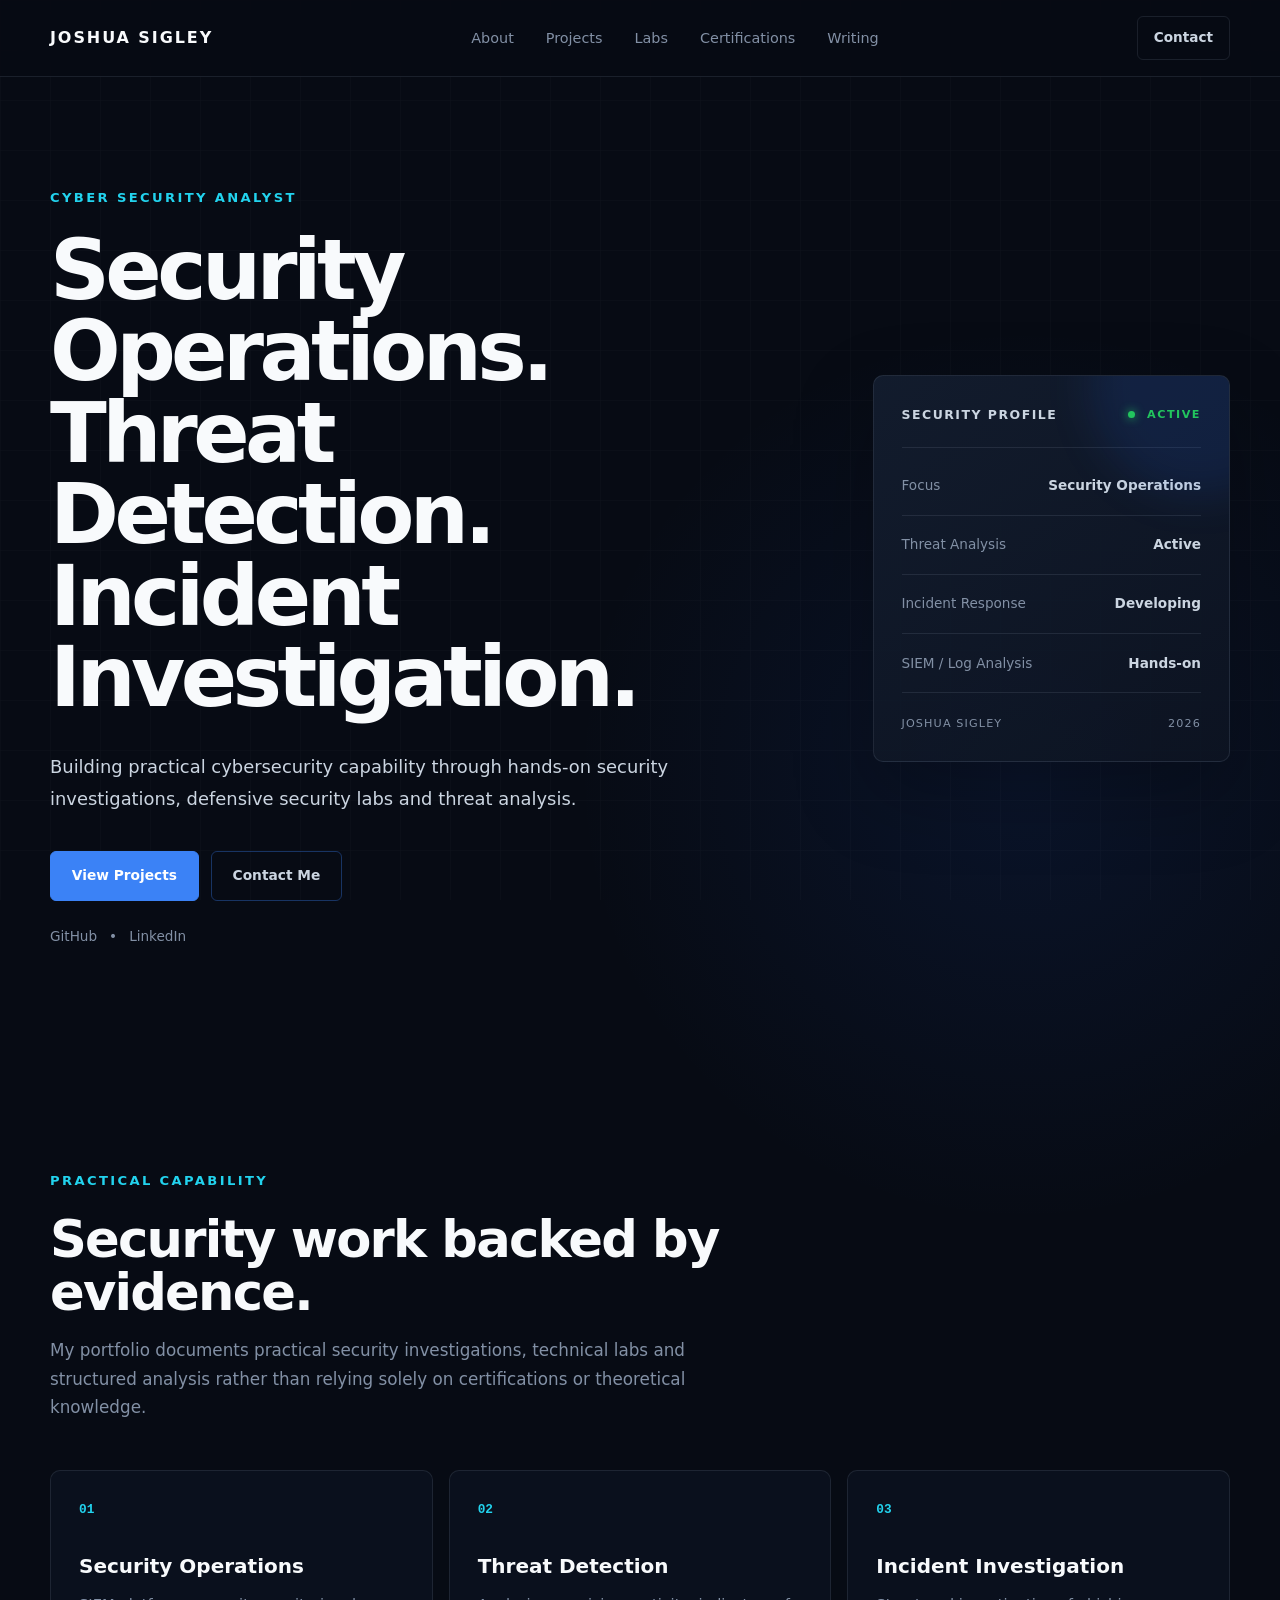
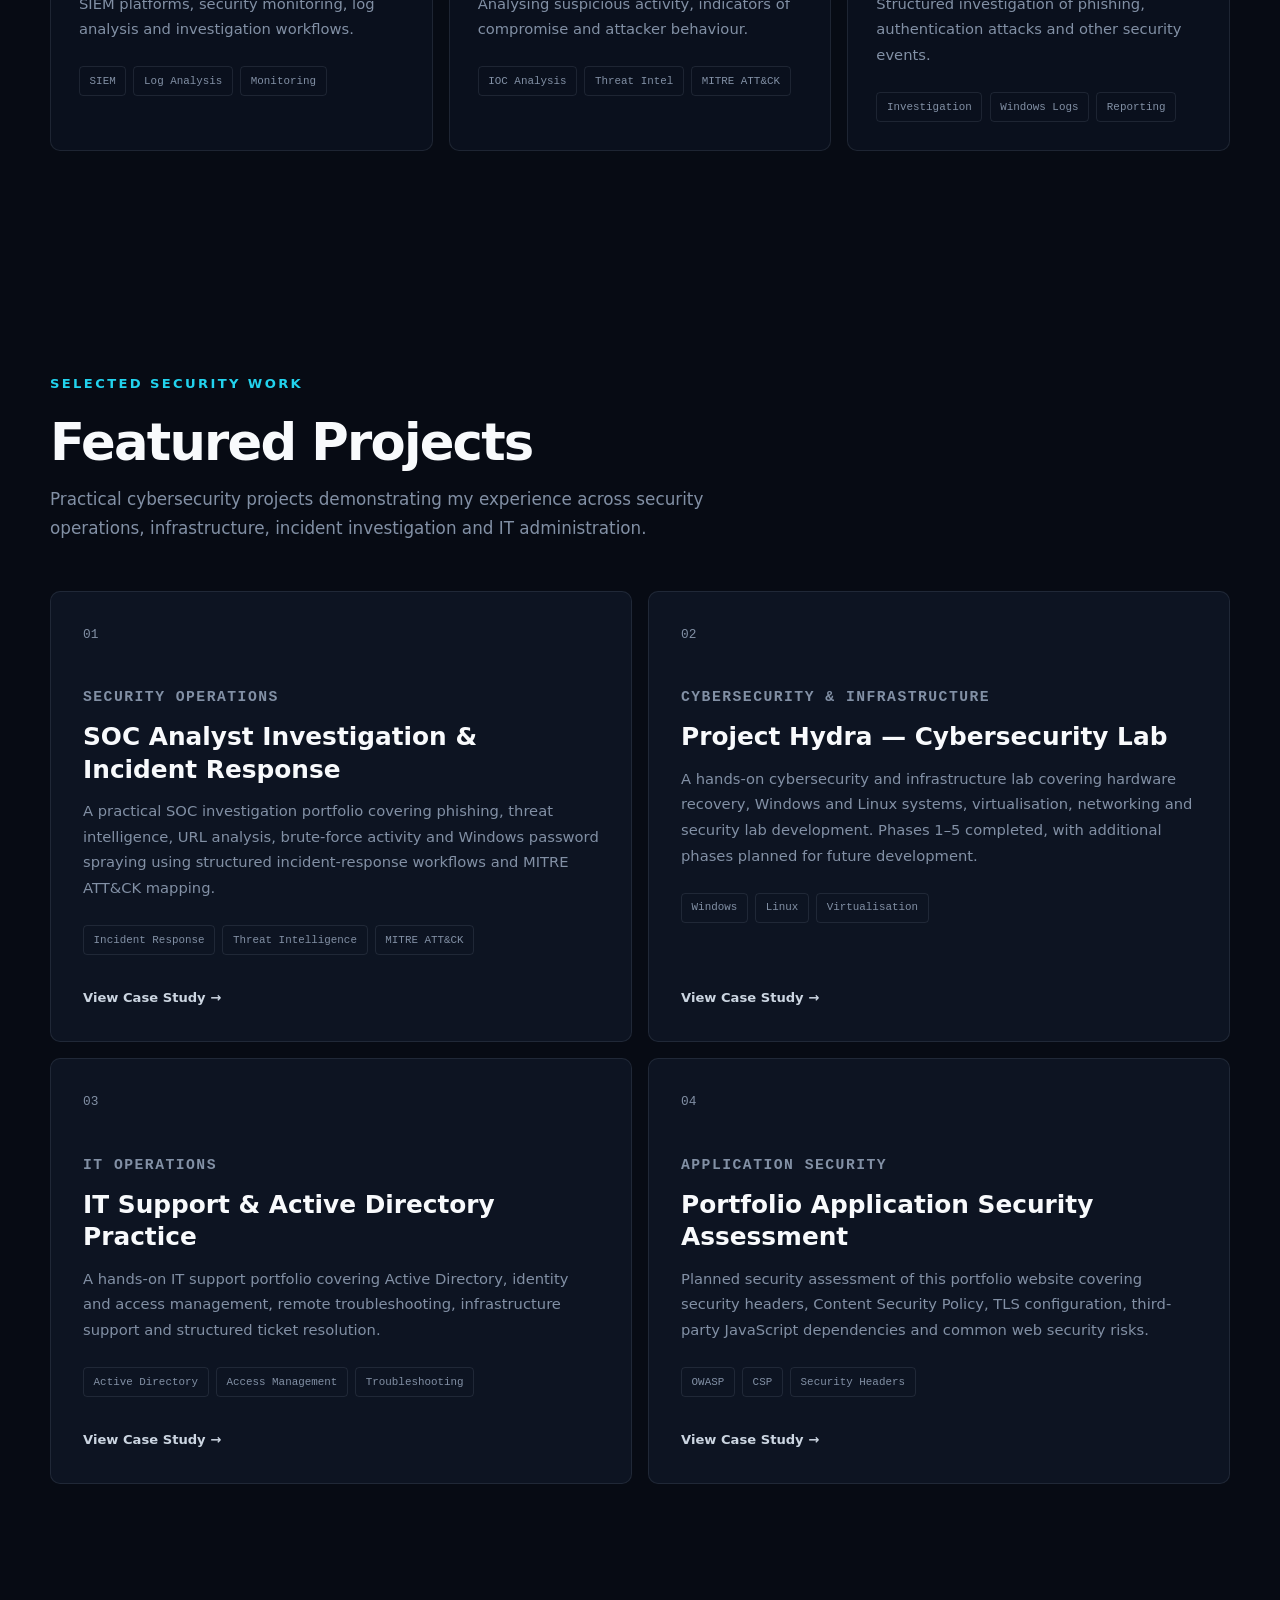
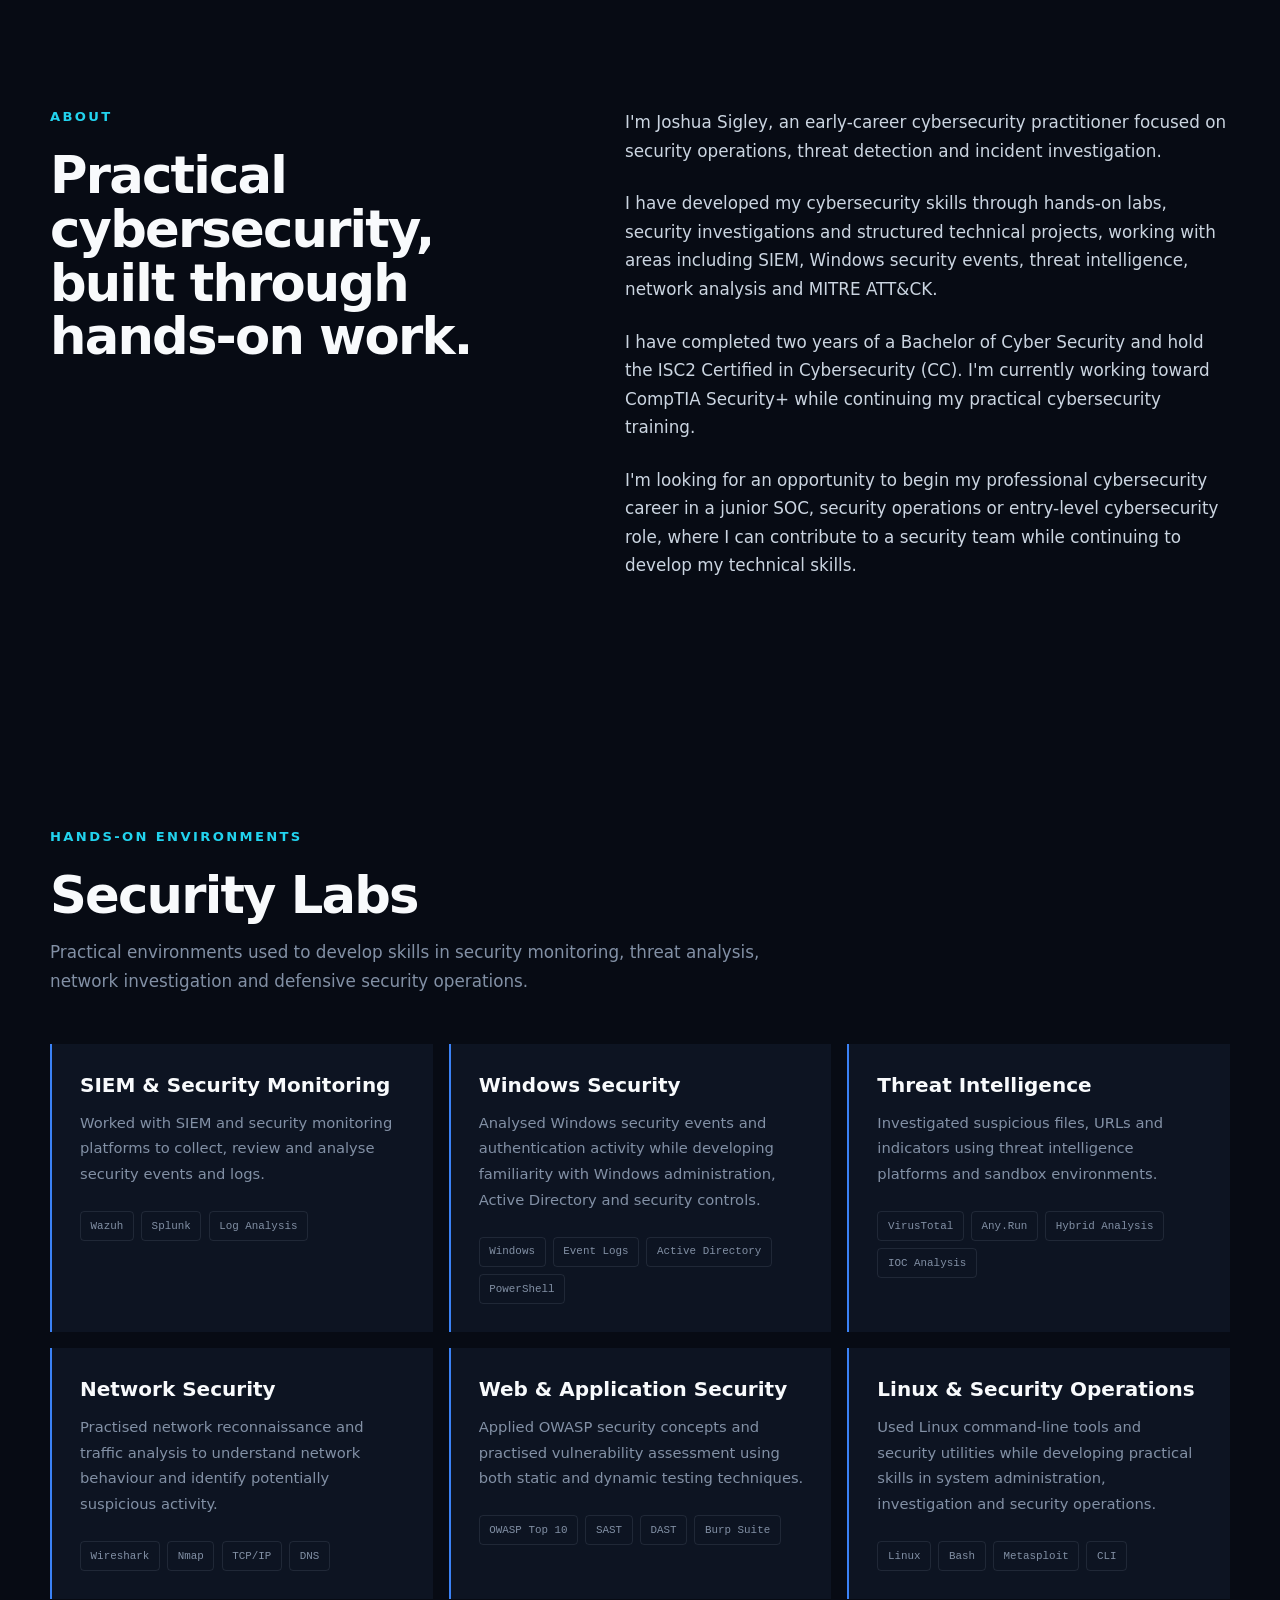
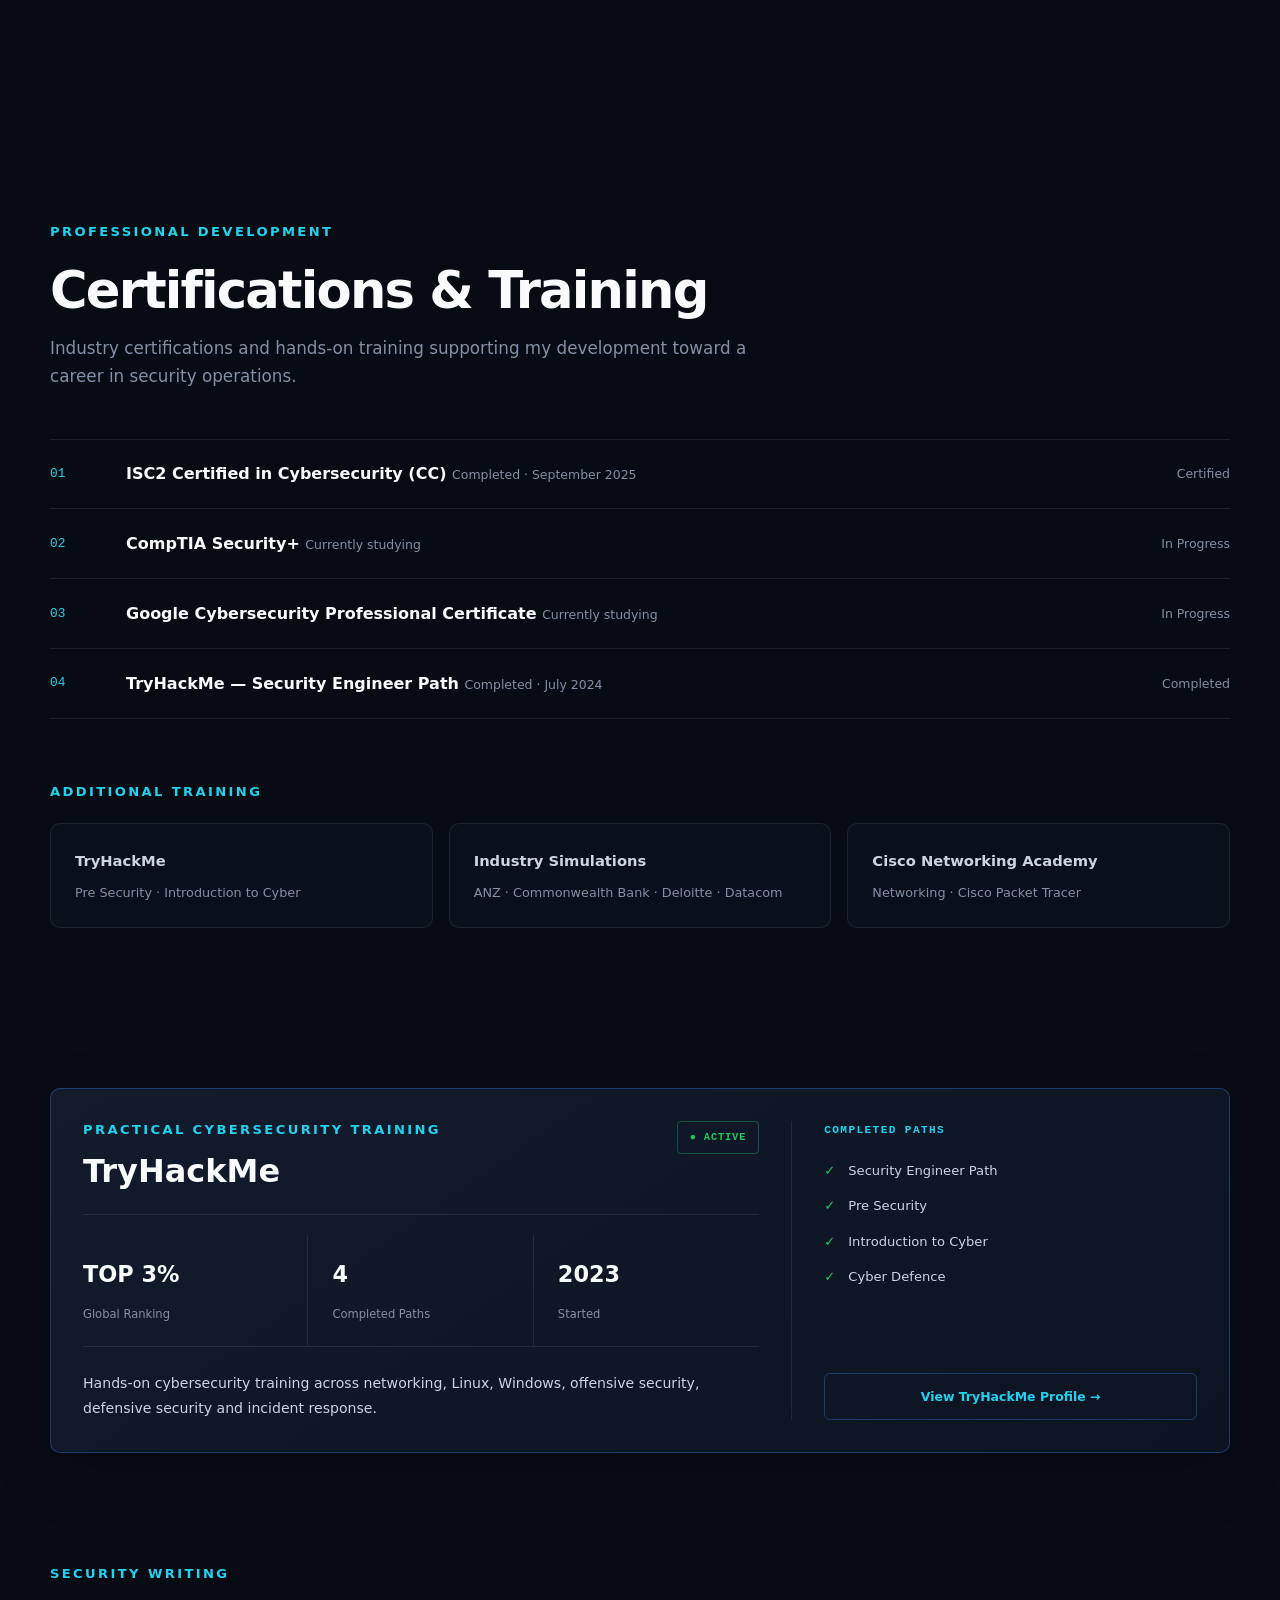
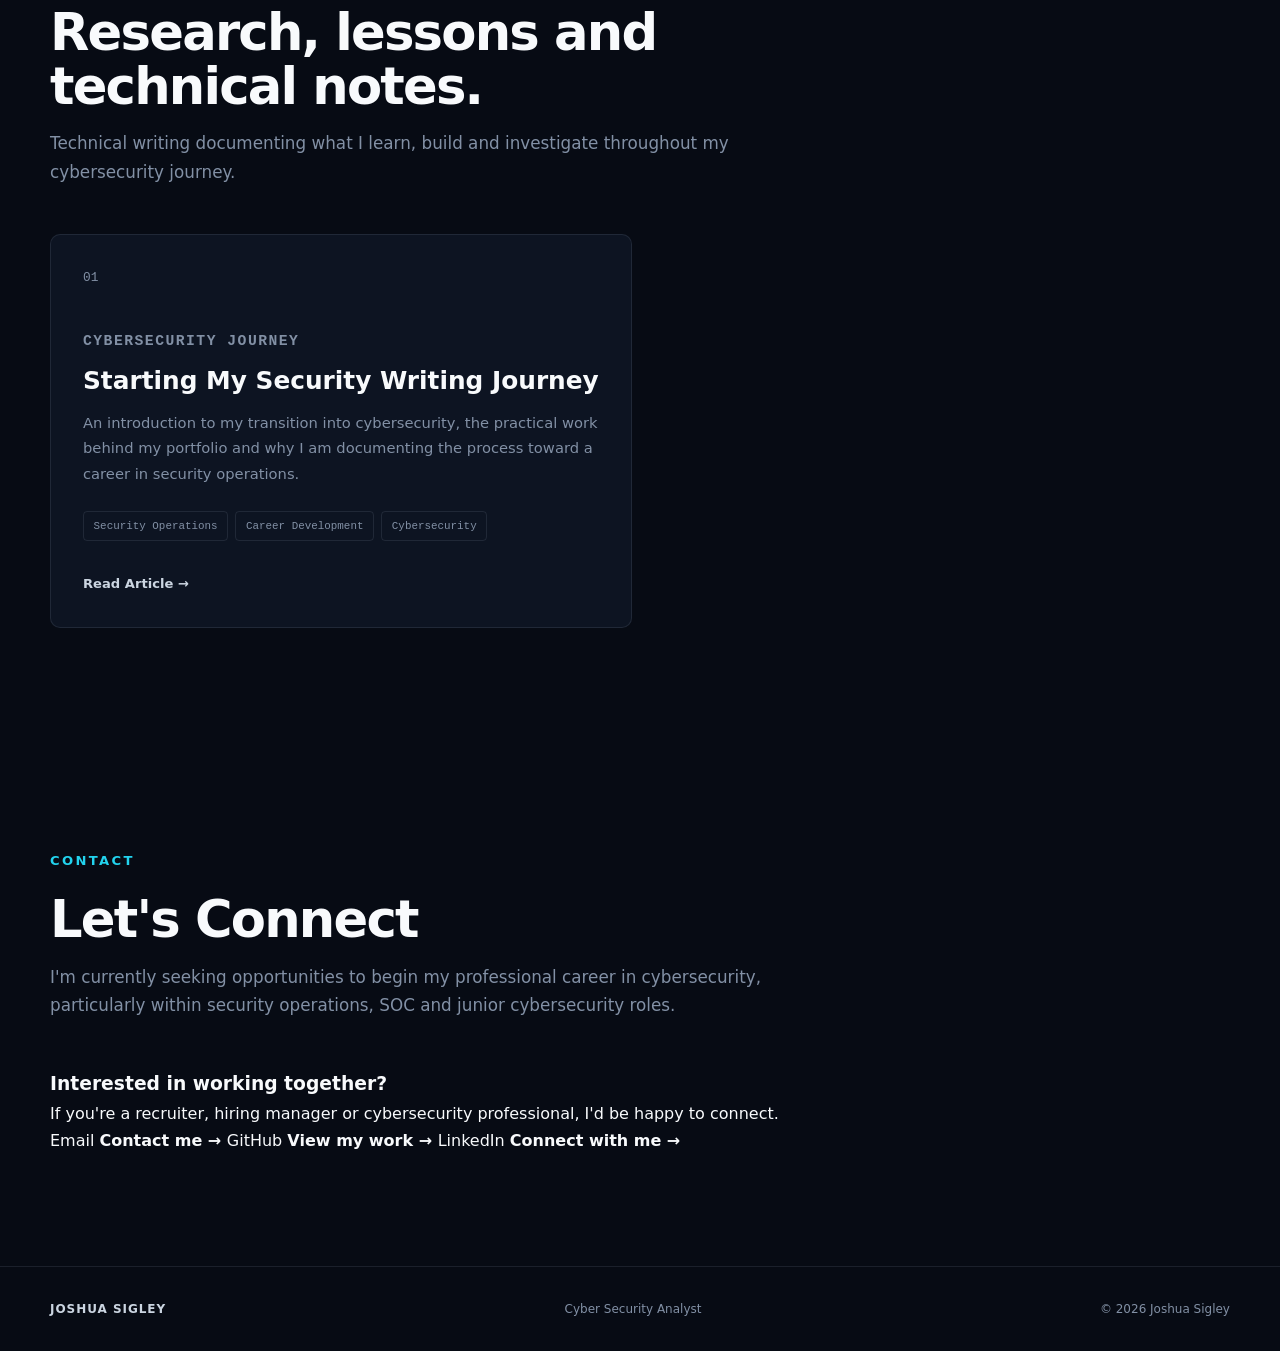
<file: index.html>
<!DOCTYPE html>
<html lang="en">
<head>
    <meta charset="UTF-8">

    <meta
        name="viewport"
        content="width=device-width, initial-scale=1.0"
    >

    <meta
        name="description"
        content="Joshua Sigley — Cyber Security Analyst portfolio showcasing security operations, threat detection, incident investigations and practical cybersecurity projects."
    >

    <meta
        name="author"
        content="Joshua Sigley"
    >

    <title>Joshua Sigley | Cyber Security Analyst</title>

    <link rel="stylesheet" href="css/style.css">
</head>

<body>

    <!-- Navigation -->
    <header class="site-header">
        <nav class="navigation">

            <a href="#top" class="logo">
                JOSHUA SIGLEY
            </a>

            <div class="nav-links">
                <a href="#about">About</a>
                <a href="#projects">Projects</a>
                <a href="#labs">Labs</a>
                <a href="#certifications">Certifications</a>
                <a href="#writing">Writing</a>
            </div>

            <a href="#contact" class="nav-contact">
                Contact
            </a>

        </nav>
    </header>


    <main id="top">

        <!-- Hero -->
        <section class="hero">

            <div class="hero-content">

                <p class="eyebrow">
                    CYBER SECURITY ANALYST
                </p>

                <h1>
                    Security Operations.
                    <br>
                    Threat Detection.
                    <br>
                    Incident Investigation.
                </h1>

                <p class="hero-description">
                    Building practical cybersecurity capability through
                    hands-on security investigations, defensive security
                    labs and threat analysis.
                </p>

                <div class="hero-actions">

                    <a
                        href="#projects"
                        class="button button-primary"
                    >
                        View Projects
                    </a>

                    <a
                        href="#contact"
                        class="button button-secondary"
                    >
                        Contact Me
                    </a>

                </div>

                <div class="social-links">

                    <a
                        href="https://github.com/suavesigley"
                        target="_blank"
                        rel="noopener noreferrer"
                    >
                        GitHub
                    </a>

                    <span>•</span>

                    <a
                        href="https://www.linkedin.com/in/suavesigley/"
                        target="_blank"
                        rel="noopener noreferrer"
                    >
                        LinkedIn
                    </a>

                </div>

            </div>


            <!-- Visual status panel -->
            <div class="hero-panel">

                <div class="panel-header">
                    <span>SECURITY PROFILE</span>
                    <span class="status-indicator">
                        ACTIVE
                    </span>
                </div>

                <div class="panel-line"></div>

                <div class="profile-item">
                    <span>Focus</span>
                    <strong>Security Operations</strong>
                </div>

                <div class="profile-item">
                    <span>Threat Analysis</span>
                    <strong>Active</strong>
                </div>

                <div class="profile-item">
                    <span>Incident Response</span>
                    <strong>Developing</strong>
                </div>

                <div class="profile-item">
                    <span>SIEM / Log Analysis</span>
                    <strong>Hands-on</strong>
                </div>

                <div class="panel-footer">
                    <span>JOSHUA SIGLEY</span>
                    <span>2026</span>
                </div>

            </div>

        </section>


        <!-- Capability overview -->
        <section class="capabilities">

            <div class="section-heading">

                <p class="eyebrow">
                    PRACTICAL CAPABILITY
                </p>

                <h2>
                    Security work backed by evidence.
                </h2>

                <p>
                    My portfolio documents practical security investigations,
                    technical labs and structured analysis rather than
                    relying solely on certifications or theoretical knowledge.
                </p>

            </div>


            <div class="capability-grid">

                <article class="capability-card">

                    <span class="card-number">01</span>

                    <h3>
                        Security Operations
                    </h3>

                    <p>
                        SIEM platforms, security monitoring, log analysis
                        and investigation workflows.
                    </p>

                    <div class="card-tags">
                        <span>SIEM</span>
                        <span>Log Analysis</span>
                        <span>Monitoring</span>
                    </div>

                </article>


                <article class="capability-card">

                    <span class="card-number">02</span>

                    <h3>
                        Threat Detection
                    </h3>

                    <p>
                        Analysing suspicious activity, indicators of
                        compromise and attacker behaviour.
                    </p>

                    <div class="card-tags">
                        <span>IOC Analysis</span>
                        <span>Threat Intel</span>
                        <span>MITRE ATT&CK</span>
                    </div>

                </article>


                <article class="capability-card">

                    <span class="card-number">03</span>

                    <h3>
                        Incident Investigation
                    </h3>

                    <p>
                        Structured investigation of phishing, authentication
                        attacks and other security events.
                    </p>

                    <div class="card-tags">
                        <span>Investigation</span>
                        <span>Windows Logs</span>
                        <span>Reporting</span>
                    </div>

                </article>

            </div>

        </section>


<!-- Projects -->
<section id="projects">

    <div class="section-heading">

        <p class="eyebrow">
            SELECTED SECURITY WORK
        </p>

        <h2>
            Featured Projects
        </h2>

        <p>
            Practical cybersecurity projects demonstrating my experience
            across security operations, infrastructure, incident investigation
            and IT administration.
        </p>

    </div>


    <div class="project-grid">


        <!-- Project 01 -->

        <article class="project-card">

            <div class="project-number">
                01
            </div>

            <p class="project-type">
                SECURITY OPERATIONS
            </p>

            <h3>
                SOC Analyst Investigation & Incident Response
            </h3>

            <p>
                A practical SOC investigation portfolio covering phishing,
                threat intelligence, URL analysis, brute-force activity and
                Windows password spraying using structured incident-response
                workflows and MITRE ATT&CK mapping.
            </p>

            <div class="card-tags">

                <span>Incident Response</span>
                <span>Threat Intelligence</span>
                <span>MITRE ATT&CK</span>

            </div>

            <a
                href="case-studies/soc-analyst-investigation.html"
                class="project-link"
            >
                View Case Study →
            </a>

        </article>


        <!-- Project 02 -->

        <article class="project-card">

            <div class="project-number">
                02
            </div>

            <p class="project-type">
                CYBERSECURITY & INFRASTRUCTURE
            </p>

            <h3>
                Project Hydra — Cybersecurity Lab
            </h3>

            <p>
                A hands-on cybersecurity and infrastructure lab covering
                hardware recovery, Windows and Linux systems, virtualisation,
                networking and security lab development. Phases 1–5 completed,
                with additional phases planned for future development.
            </p>

            <div class="card-tags">

                <span>Windows</span>
                <span>Linux</span>
                <span>Virtualisation</span>

            </div>

            <a
                href="case-studies/project-hydra.html"
                class="project-link"
            >
    View Case Study →
</a>

        </article>


        <!-- Project 03 -->

<article class="project-card">

<div class="project-number">
    03
</div>

<p class="project-type">
    IT OPERATIONS
</p>

<h3>
    IT Support & Active Directory Practice
</h3>

<p>
    A hands-on IT support portfolio covering Active Directory,
    identity and access management, remote troubleshooting,
    infrastructure support and structured ticket resolution.
</p>

<div class="card-tags">

    <span>Active Directory</span>
    <span>Access Management</span>
    <span>Troubleshooting</span>

</div>

<a
    href="case-studies/it-helpdesk-practice.html"
    class="project-link"
>
    View Case Study →
</a>

</article>



        <!-- Project 04 -->

        <article class="project-card">

            <div class="project-number">
                04
            </div>

            <p class="project-type">
                APPLICATION SECURITY
            </p>

            <h3>
                Portfolio Application Security Assessment
            </h3>

            <p>
                Planned security assessment of this portfolio website covering
                security headers, Content Security Policy, TLS configuration,
                third-party JavaScript dependencies and common web security risks.
            </p>

            <div class="card-tags">

                <span>OWASP</span>
                <span>CSP</span>
                <span>Security Headers</span>

            </div>

            <a
    href="case-studies/security-audit-botium-toys.html"
    class="project-link"
>
    View Case Study →
</a>

        </article>


    </div>

</section>


        <!-- About -->
<section id="about">

    <div class="section-heading">

        <p class="eyebrow">
            ABOUT
        </p>

        <h2>
            Practical cybersecurity, built through hands-on work.
        </h2>

    </div>


    <div class="about-content">

        <p>
            I'm Joshua Sigley, an early-career cybersecurity practitioner
            focused on security operations, threat detection and incident
            investigation.
        </p>

        <p>
            I have developed my cybersecurity skills through hands-on labs,
            security investigations and structured technical projects,
            working with areas including SIEM, Windows security events,
            threat intelligence, network analysis and MITRE ATT&CK.
        </p>

        <p>
            I have completed two years of a Bachelor of Cyber Security and
            hold the ISC2 Certified in Cybersecurity (CC). I'm currently
            working toward CompTIA Security+ while continuing my practical
            cybersecurity training.
        </p>

        <p>
            I'm looking for an opportunity to begin my professional
            cybersecurity career in a junior SOC, security operations or
            entry-level cybersecurity role, where I can contribute to a
            security team while continuing to develop my technical skills.
        </p>

    </div>

</section>

        <!-- Labs -->
        <section id="labs">

    <div class="section-heading">

        <p class="eyebrow">
            HANDS-ON ENVIRONMENTS
        </p>

        <h2>
            Security Labs
        </h2>

        <p>
            Practical environments used to develop skills in security
            monitoring, threat analysis, network investigation and
            defensive security operations.
        </p>

    </div>


    <div class="lab-grid">


        <!-- Lab 01 -->

        <article class="lab-card">

            <h3>
                SIEM & Security Monitoring
            </h3>

            <p>
                Worked with SIEM and security monitoring platforms to
                collect, review and analyse security events and logs.
            </p>

            <div class="card-tags">

                <span>Wazuh</span>
                <span>Splunk</span>
                <span>Log Analysis</span>

            </div>

        </article>


        <!-- Lab 02 -->

        <article class="lab-card">

            <h3>
                Windows Security
            </h3>

            <p>
                Analysed Windows security events and authentication
                activity while developing familiarity with Windows
                administration, Active Directory and security controls.
            </p>

            <div class="card-tags">

                <span>Windows</span>
                <span>Event Logs</span>
                <span>Active Directory</span>
                <span>PowerShell</span>

            </div>

        </article>


        <!-- Lab 03 -->

        <article class="lab-card">

            <h3>
                Threat Intelligence
            </h3>

            <p>
                Investigated suspicious files, URLs and indicators using
                threat intelligence platforms and sandbox environments.
            </p>

            <div class="card-tags">

                <span>VirusTotal</span>
                <span>Any.Run</span>
                <span>Hybrid Analysis</span>
                <span>IOC Analysis</span>

            </div>

        </article>


        <!-- Lab 04 -->

        <article class="lab-card">

            <h3>
                Network Security
            </h3>

            <p>
                Practised network reconnaissance and traffic analysis
                to understand network behaviour and identify potentially
                suspicious activity.
            </p>

            <div class="card-tags">

                <span>Wireshark</span>
                <span>Nmap</span>
                <span>TCP/IP</span>
                <span>DNS</span>

            </div>

        </article>


        <!-- Lab 05 -->

        <article class="lab-card">

            <h3>
                Web & Application Security
            </h3>

            <p>
                Applied OWASP security concepts and practised vulnerability
                assessment using both static and dynamic testing techniques.
            </p>

            <div class="card-tags">

                <span>OWASP Top 10</span>
                <span>SAST</span>
                <span>DAST</span>
                <span>Burp Suite</span>

            </div>

        </article>


        <!-- Lab 06 -->

        <article class="lab-card">

            <h3>
                Linux & Security Operations
            </h3>

            <p>
                Used Linux command-line tools and security utilities while
                developing practical skills in system administration,
                investigation and security operations.
            </p>

            <div class="card-tags">

                <span>Linux</span>
                <span>Bash</span>
                <span>Metasploit</span>
                <span>CLI</span>

            </div>

        </article>


    </div>

</section>

        <!-- Certifications -->
        <section id="certifications">

    <div class="section-heading">

        <p class="eyebrow">
            PROFESSIONAL DEVELOPMENT
        </p>

        <h2>
            Certifications & Training
        </h2>

        <p>
            Industry certifications and hands-on training supporting
            my development toward a career in security operations.
        </p>

    </div>


    <div class="certification-list">

        <div class="certification-item">

            <span>01</span>

            <div>
                <strong>
                    ISC2 Certified in Cybersecurity (CC)
                </strong>

                <small>
                    Completed · September 2025
                </small>
            </div>

            <small>
                Certified
            </small>

        </div>


        <div class="certification-item">

            <span>02</span>

            <div>
                <strong>
                    CompTIA Security+
                </strong>

                <small>
                    Currently studying
                </small>
            </div>

            <small>
                In Progress
            </small>

        </div>


        <div class="certification-item">

            <span>03</span>

            <div>
                <strong>
                    Google Cybersecurity Professional Certificate
                </strong>

                <small>
                    Currently studying
                </small>
            </div>

            <small>
                In Progress
            </small>

        </div>


        <div class="certification-item">

            <span>04</span>

            <div>
                <strong>
                    TryHackMe — Security Engineer Path
                </strong>

                <small>
                    Completed · July 2024
                </small>
            </div>

            <small>
                Completed
            </small>

        </div>

    </div>


    <div class="additional-training">

        <p class="eyebrow">
            ADDITIONAL TRAINING
        </p>

        <div class="training-grid">

            <div>
                <strong>TryHackMe</strong>

                <p>
                    Pre Security · Introduction to Cyber
                </p>
            </div>


            <div>
                <strong>Industry Simulations</strong>

                <p>
                    ANZ · Commonwealth Bank · Deloitte · Datacom
                </p>
            </div>


            <div>
                <strong>Cisco Networking Academy</strong>

                <p>
                    Networking · Cisco Packet Tracer
                </p>
            </div>

        </div>

    </div>

</section>

       <!-- =========================================
     TRYHACKME PROFILE
========================================= -->

<div class="tryhackme-card">

    <div class="tryhackme-main">

        <div class="tryhackme-header">

            <div>

                <p class="eyebrow">
                    PRACTICAL CYBERSECURITY TRAINING
                </p>

                <h3>
                    TryHackMe
                </h3>

            </div>

            <span class="tryhackme-status">
                ● ACTIVE
            </span>

        </div>


        <div class="tryhackme-stats">

            <div class="tryhackme-stat">

                <strong>
                    TOP 3%
                </strong>

                <span>
                    Global Ranking
                </span>

            </div>


            <div class="tryhackme-stat">

                <strong>
                    4
                </strong>

                <span>
                    Completed Paths
                </span>

            </div>


            <div class="tryhackme-stat">

                <strong>
                    2023
                </strong>

                <span>
                    Started
                </span>

            </div>

        </div>


        <p class="tryhackme-description">
            Hands-on cybersecurity training across networking,
            Linux, Windows, offensive security, defensive security
            and incident response.
        </p>

    </div>


    <div class="tryhackme-paths">

        <p class="tryhackme-paths-title">
            COMPLETED PATHS
        </p>

        <ul>

            <li>
                Security Engineer Path
            </li>

            <li>
                Pre Security
            </li>

            <li>
                Introduction to Cyber
            </li>

            <li>
                Cyber Defence
            </li>

        </ul>


        <a
            href="https://tryhackme.com/p/suavesigley"
            target="_blank"
            rel="noopener noreferrer"
            class="tryhackme-profile-link"
        >
            View TryHackMe Profile →
        </a>

    </div>

</div>

        <!-- Writing -->
       <section id="writing">

    <div class="section-heading">

        <p class="eyebrow">
            SECURITY WRITING
        </p>

        <h2>
            Research, lessons and technical notes.
        </h2>

        <p>
            Technical writing documenting what I learn, build
            and investigate throughout my cybersecurity journey.
        </p>

    </div>


    <div class="project-grid">


        <!-- Writing 01 -->

        <article class="project-card">

            <div class="project-number">
                01
            </div>

            <p class="project-type">
                CYBERSECURITY JOURNEY
            </p>

            <h3>
                Starting My Security Writing Journey
            </h3>

            <p>
                An introduction to my transition into cybersecurity,
                the practical work behind my portfolio and why I am
                documenting the process toward a career in security
                operations.
            </p>

            <div class="card-tags">

                <span>Security Operations</span>
                <span>Career Development</span>
                <span>Cybersecurity</span>

            </div>

            <a
                href="blog/starting-my-security-writing-journey.html"
                class="project-link"
            >
                Read Article →
            </a>

        </article>


    </div>

</section>


        <!-- Contact -->
        <section id="contact">

    <div class="section-heading">

        <p class="eyebrow">
            CONTACT
        </p>

        <h2>
            Let's Connect
        </h2>

        <p>
            I'm currently seeking opportunities to begin my professional
            career in cybersecurity, particularly within security operations,
            SOC and junior cybersecurity roles.
        </p>

    </div>


    <div class="contact-content">

        <div class="contact-intro">

            <h3>
                Interested in working together?
            </h3>

            <p>
                If you're a recruiter, hiring manager or cybersecurity
                professional, I'd be happy to connect.
            </p>

        </div>


        <div class="contact-links">

            <a
                href="mailto:joshuasigley@outlook.com.au"
                class="contact-link"
            >

                <span>
                    Email
                </span>

                <strong>
                    Contact me →
                </strong>

            </a>


            <a
                href="https://github.com/suavesigley"
                target="_blank"
                rel="noopener noreferrer"
                class="contact-link"
            >

                <span>
                    GitHub
                </span>

                <strong>
                    View my work →
                </strong>

            </a>


            <a
                href="https://www.linkedin.com/in/joshuasigley-soc/"
                target="_blank"
                rel="noopener noreferrer"
                class="contact-link"
            >

                <span>
                    LinkedIn
                </span>

                <strong>
                    Connect with me →
                </strong>

            </a>

        </div>

    </div>

</section>

    </main>


    <footer>

        <div class="footer-content">

            <strong>
                JOSHUA SIGLEY
            </strong>

            <span>
                Cyber Security Analyst
            </span>

            <span>
                © 2026 Joshua Sigley
            </span>

        </div>

    </footer>


    <script src="js/script.js"></script>

</body>
</html>
</file>
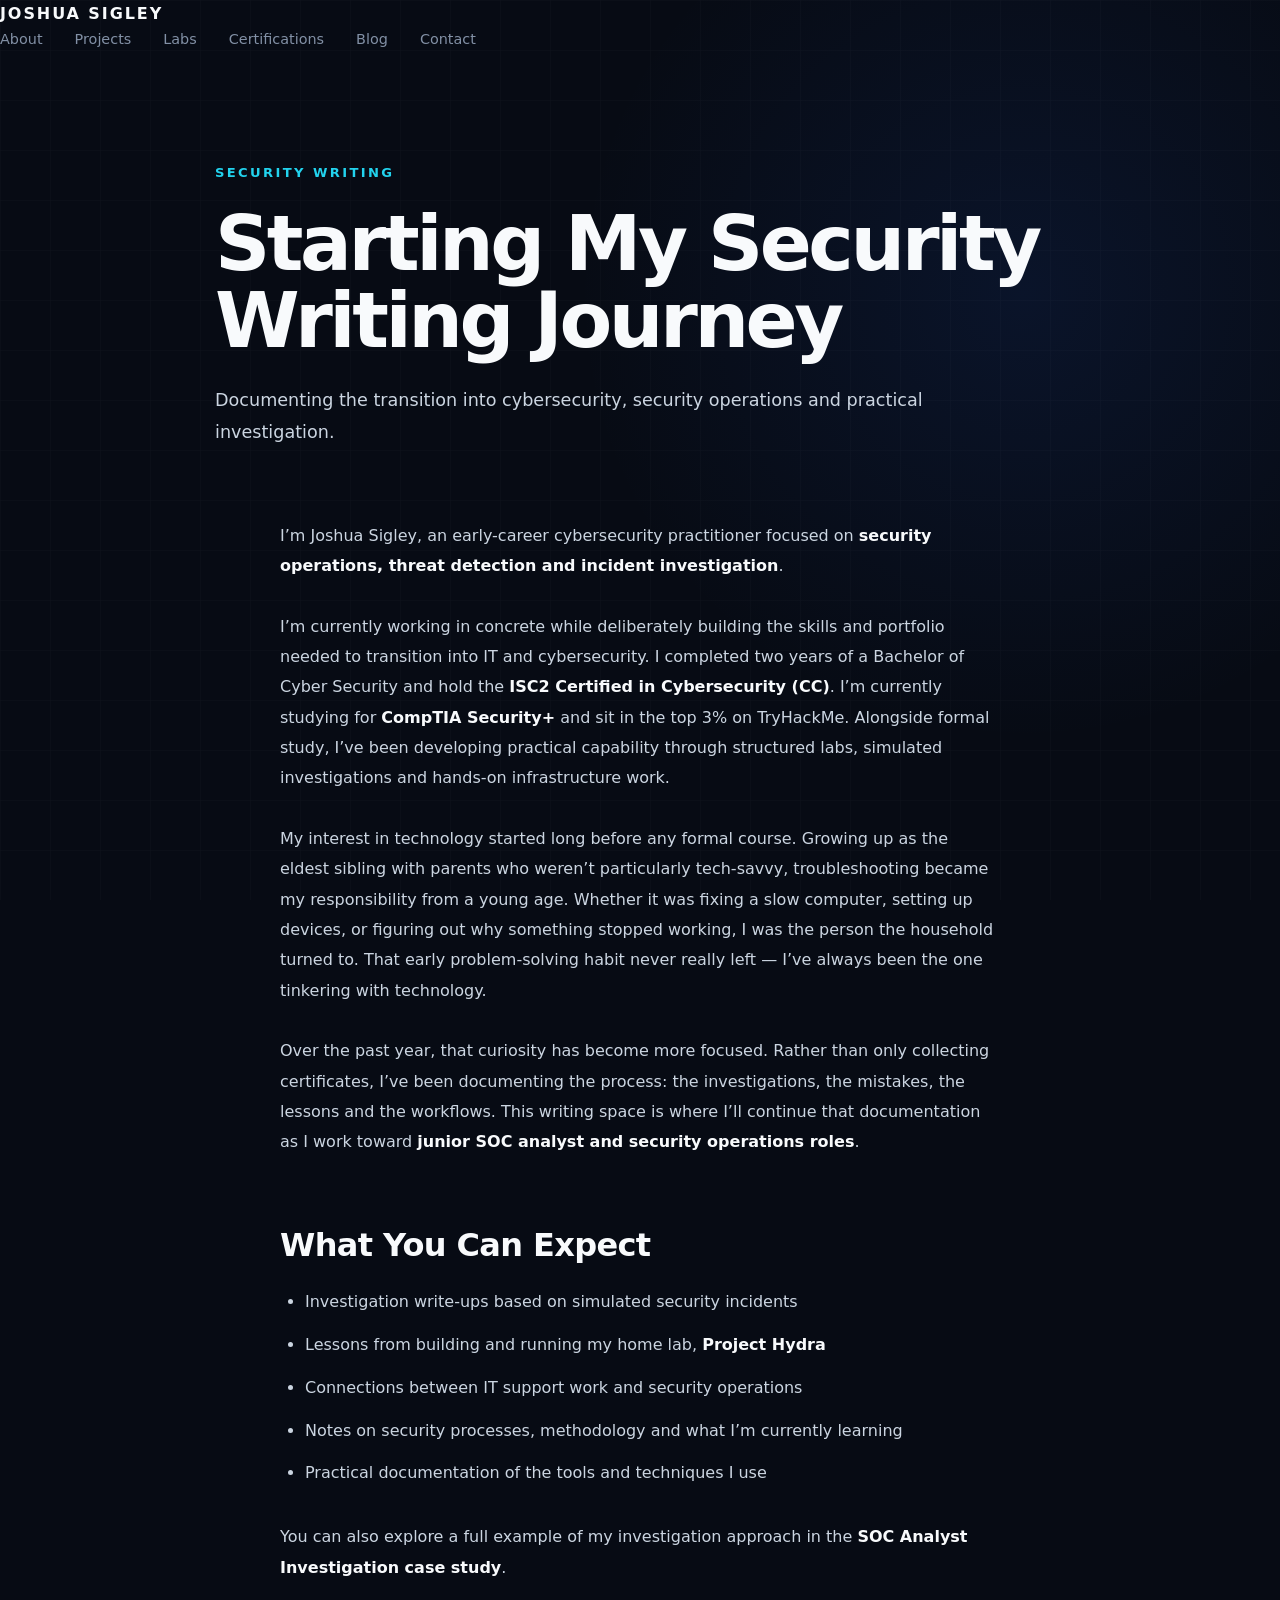
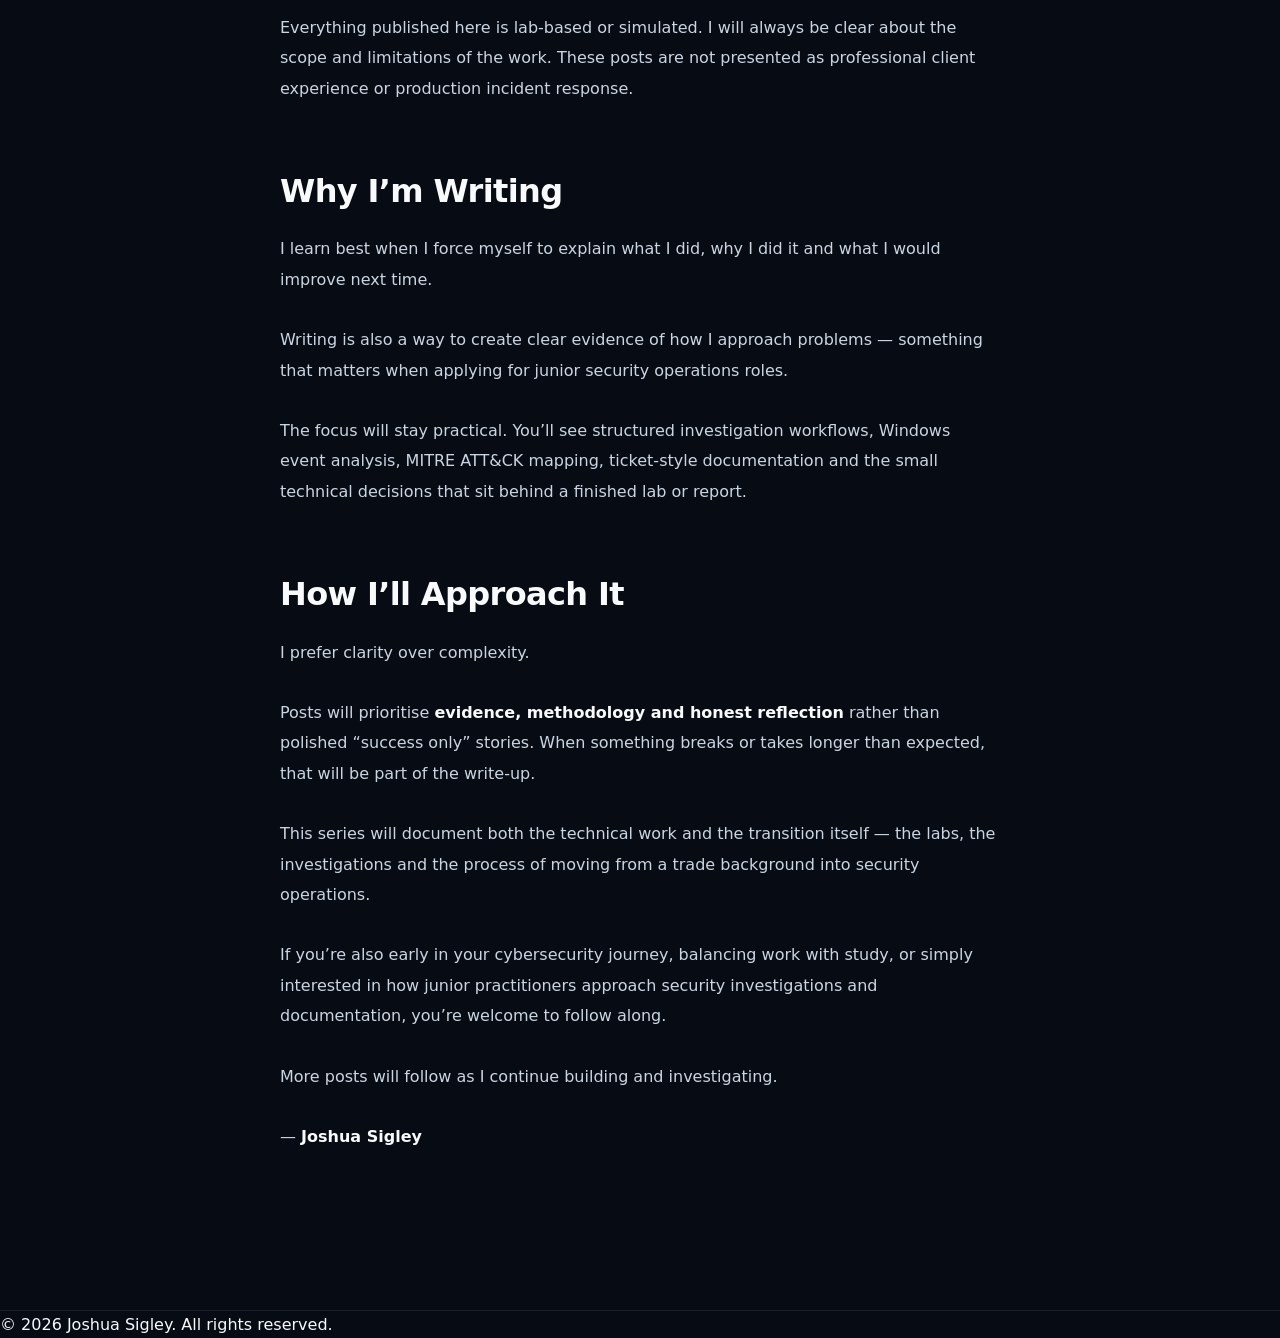
<file: blog/starting-my-security-writing-journey.html>
<!DOCTYPE html>
<html lang="en">

<head>

    <meta charset="UTF-8">

    <meta
        name="viewport"
        content="width=device-width, initial-scale=1.0"
    >

    <meta
    name="description"
    content="Joshua Sigley – Starting my security writing journey. Early-career cybersecurity practitioner documenting labs, simulated investigations, and the transition into security operations while working toward junior SOC roles."
>

    <title>
        Starting My Security Writing Journey | Joshua Sigley
    </title>

    <link
        rel="stylesheet"
        href="../css/style.css"
    >

</head>


<body>


    <!-- Navigation -->

    <header>

        <nav>

            <a
                href="../index.html"
                class="logo"
            >
                JOSHUA SIGLEY
            </a>

            <div class="nav-links">

                <a href="../index.html#about">
                    About
                </a>

                <a href="../index.html#projects">
                    Projects
                </a>

                <a href="../index.html#labs">
                    Labs
                </a>

                <a href="../index.html#certifications">
                    Certifications
                </a>

                <a href="../index.html#blog">
                    Blog
                </a>

                <a href="../index.html#contact">
                    Contact
                </a>

            </div>

        </nav>

    </header>


    <!-- Article -->

    <main>

        <article class="blog-post">

            <div class="section-heading">

                <p class="eyebrow">
                    SECURITY WRITING
                </p>

                <h1>
                    Starting My Security Writing Journey
                </h1>

                <p>
                    Documenting the transition into cybersecurity,
                    security operations and practical investigation.
                </p>

            </div>


            <div class="blog-content">

                <p>
                    I’m Joshua Sigley, an early-career cybersecurity
                    practitioner focused on <strong>security operations,
                    threat detection and incident investigation</strong>.
                </p>

                <p>
                    I’m currently working in concrete while deliberately
                    building the skills and portfolio needed to transition
                    into IT and cybersecurity. I completed two years of a
                    Bachelor of Cyber Security and hold the
                    <strong>ISC2 Certified in Cybersecurity (CC)</strong>.
                    I’m currently studying for
                    <strong>CompTIA Security+</strong> and sit in the top
                    3% on TryHackMe. Alongside formal study, I’ve been
                    developing practical capability through structured
                    labs, simulated investigations and hands-on
                    infrastructure work.
                </p>

                <p>
                    My interest in technology started long before any
                    formal course. Growing up as the eldest sibling with
                    parents who weren’t particularly tech-savvy,
                    troubleshooting became my responsibility from a young
                    age. Whether it was fixing a slow computer, setting up
                    devices, or figuring out why something stopped working,
                    I was the person the household turned to. That early
                    problem-solving habit never really left — I’ve always
                    been the one tinkering with technology.
                </p>

                <p>
                    Over the past year, that curiosity has become more
                    focused. Rather than only collecting certificates,
                    I’ve been documenting the process: the investigations,
                    the mistakes, the lessons and the workflows. This
                    writing space is where I’ll continue that documentation
                    as I work toward <strong>junior SOC analyst and security
                    operations roles</strong>.
                </p>


                <h2>
                    What You Can Expect
                </h2>

                <ul>

                    <li>
                        Investigation write-ups based on simulated
                        security incidents
                    </li>

                    <li>
                        Lessons from building and running my home lab,
                        <strong>Project Hydra</strong>
                    </li>

                    <li>
                        Connections between IT support work and security
                        operations
                    </li>

                    <li>
                        Notes on security processes, methodology and what
                        I’m currently learning
                    </li>

                    <li>
                        Practical documentation of the tools and techniques
                        I use
                    </li>

                </ul>


                <p>
                    You can also explore a full example of my investigation
                    approach in the <strong>SOC Analyst Investigation case
                    study</strong>.
                </p>

                <p>
                    Everything published here is lab-based or simulated.
                    I will always be clear about the scope and limitations
                    of the work. These posts are not presented as
                    professional client experience or production incident
                    response.
                </p>


                <h2>
                    Why I’m Writing
                </h2>

                <p>
                    I learn best when I force myself to explain what I did,
                    why I did it and what I would improve next time.
                </p>

                <p>
                    Writing is also a way to create clear evidence of how
                    I approach problems — something that matters when
                    applying for junior security operations roles.
                </p>

                <p>
                    The focus will stay practical. You’ll see structured
                    investigation workflows, Windows event analysis,
                    MITRE ATT&CK mapping, ticket-style documentation and
                    the small technical decisions that sit behind a
                    finished lab or report.
                </p>


                <h2>
                    How I’ll Approach It
                </h2>

                <p>
                    I prefer clarity over complexity.
                </p>

                <p>
                    Posts will prioritise <strong>evidence, methodology
                    and honest reflection</strong> rather than polished
                    “success only” stories. When something breaks or takes
                    longer than expected, that will be part of the write-up.
                </p>

                <p>
                    This series will document both the technical work and
                    the transition itself — the labs, the investigations
                    and the process of moving from a trade background into
                    security operations.
                </p>

                <p>
                    If you’re also early in your cybersecurity journey,
                    balancing work with study, or simply interested in how
                    junior practitioners approach security investigations
                    and documentation, you’re welcome to follow along.
                </p>

                <p>
                    More posts will follow as I continue building and
                    investigating.
                </p>

                <p>
                    — <strong>Joshua Sigley</strong>
                </p>

            </div>

        </article>

    </main>


    <!-- Footer -->

    <footer>

        <p>
            © 2026 Joshua Sigley. All rights reserved.
        </p>

    </footer>


    <script src="../js/script.js"></script>

</body>

</html>
</file>
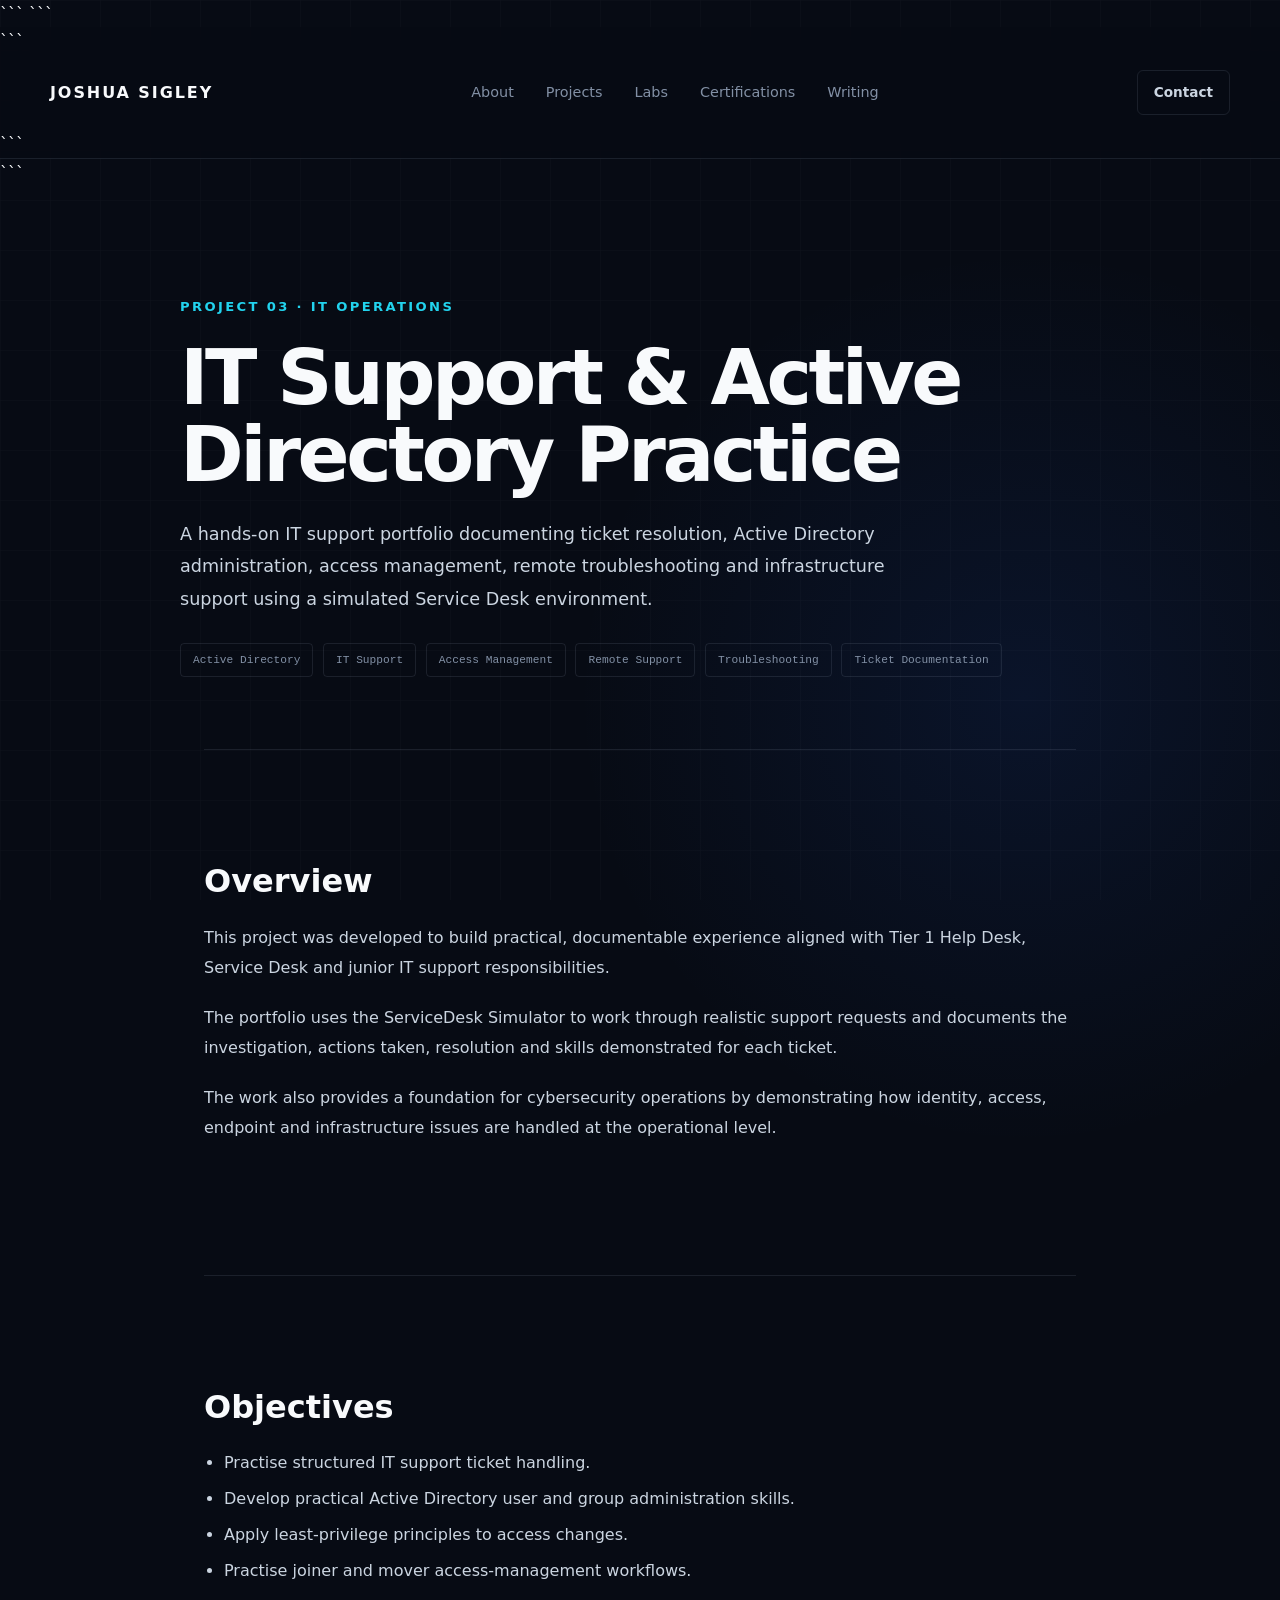
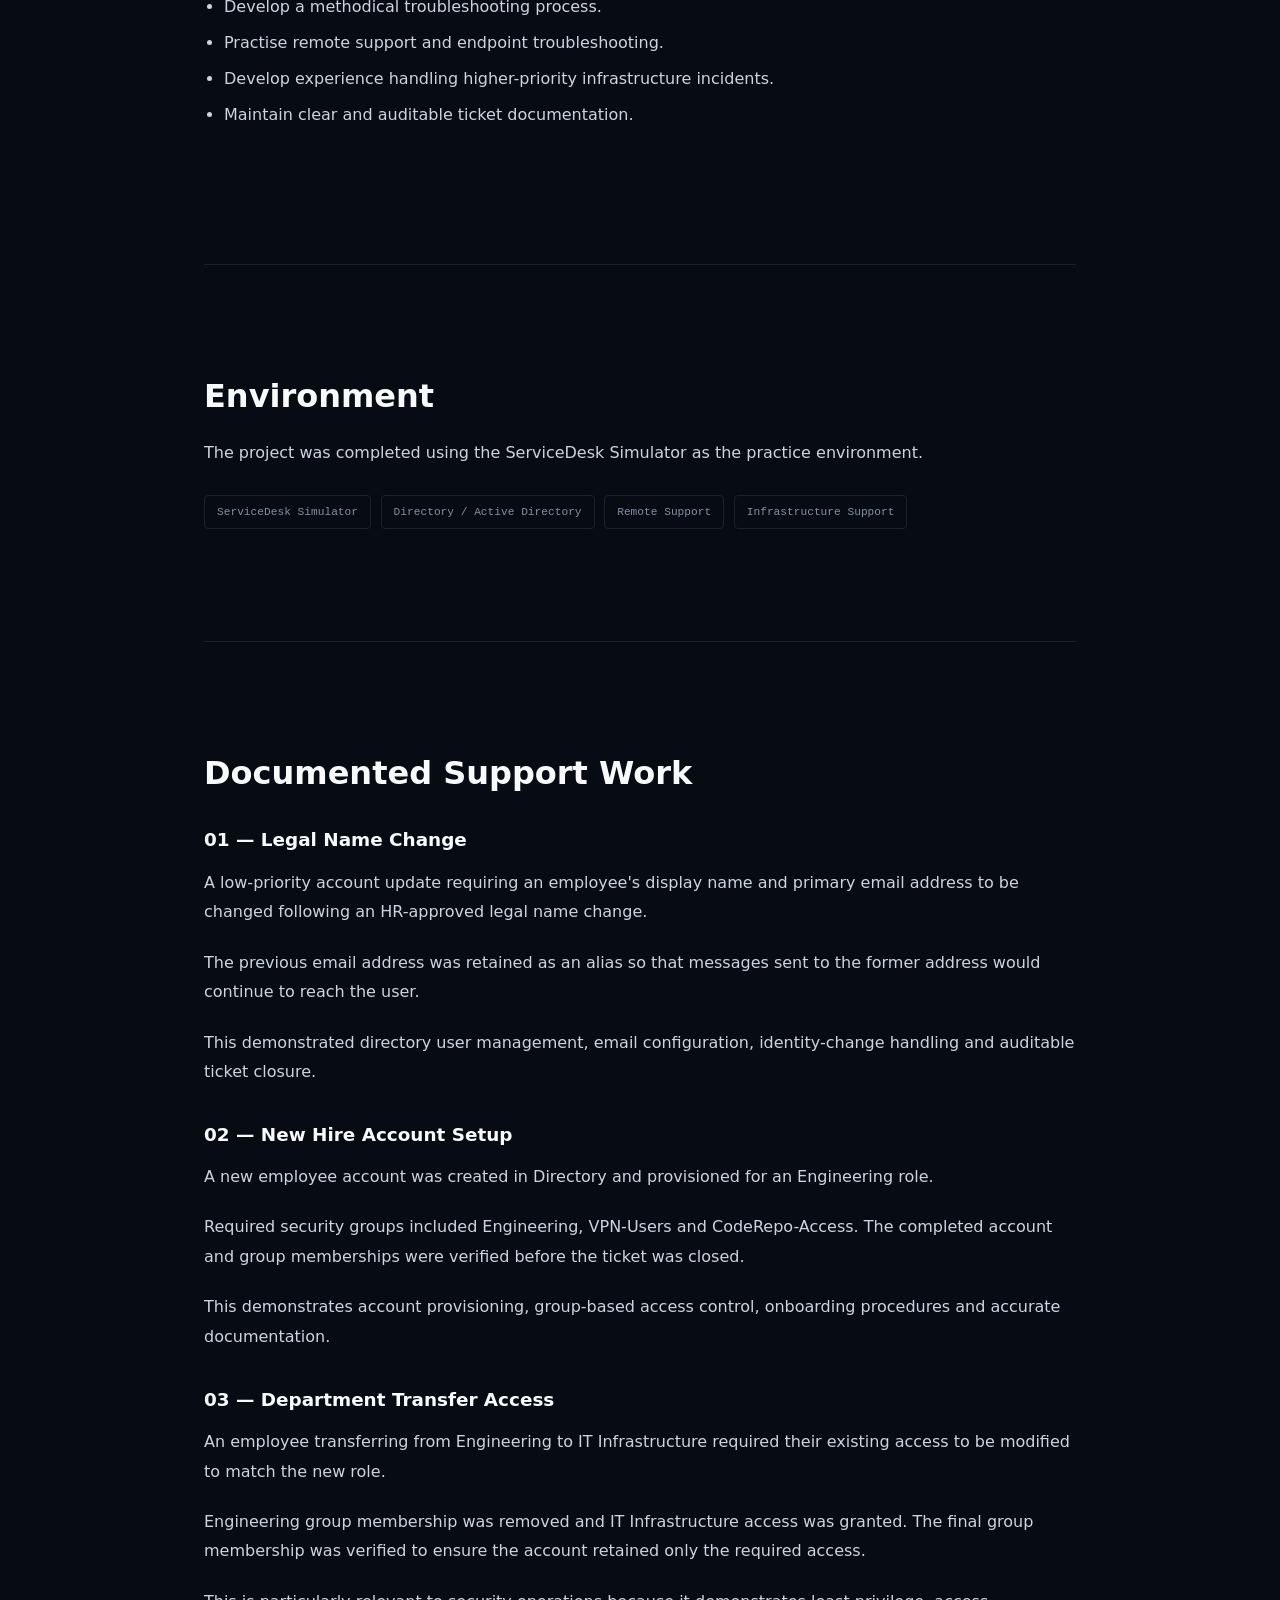
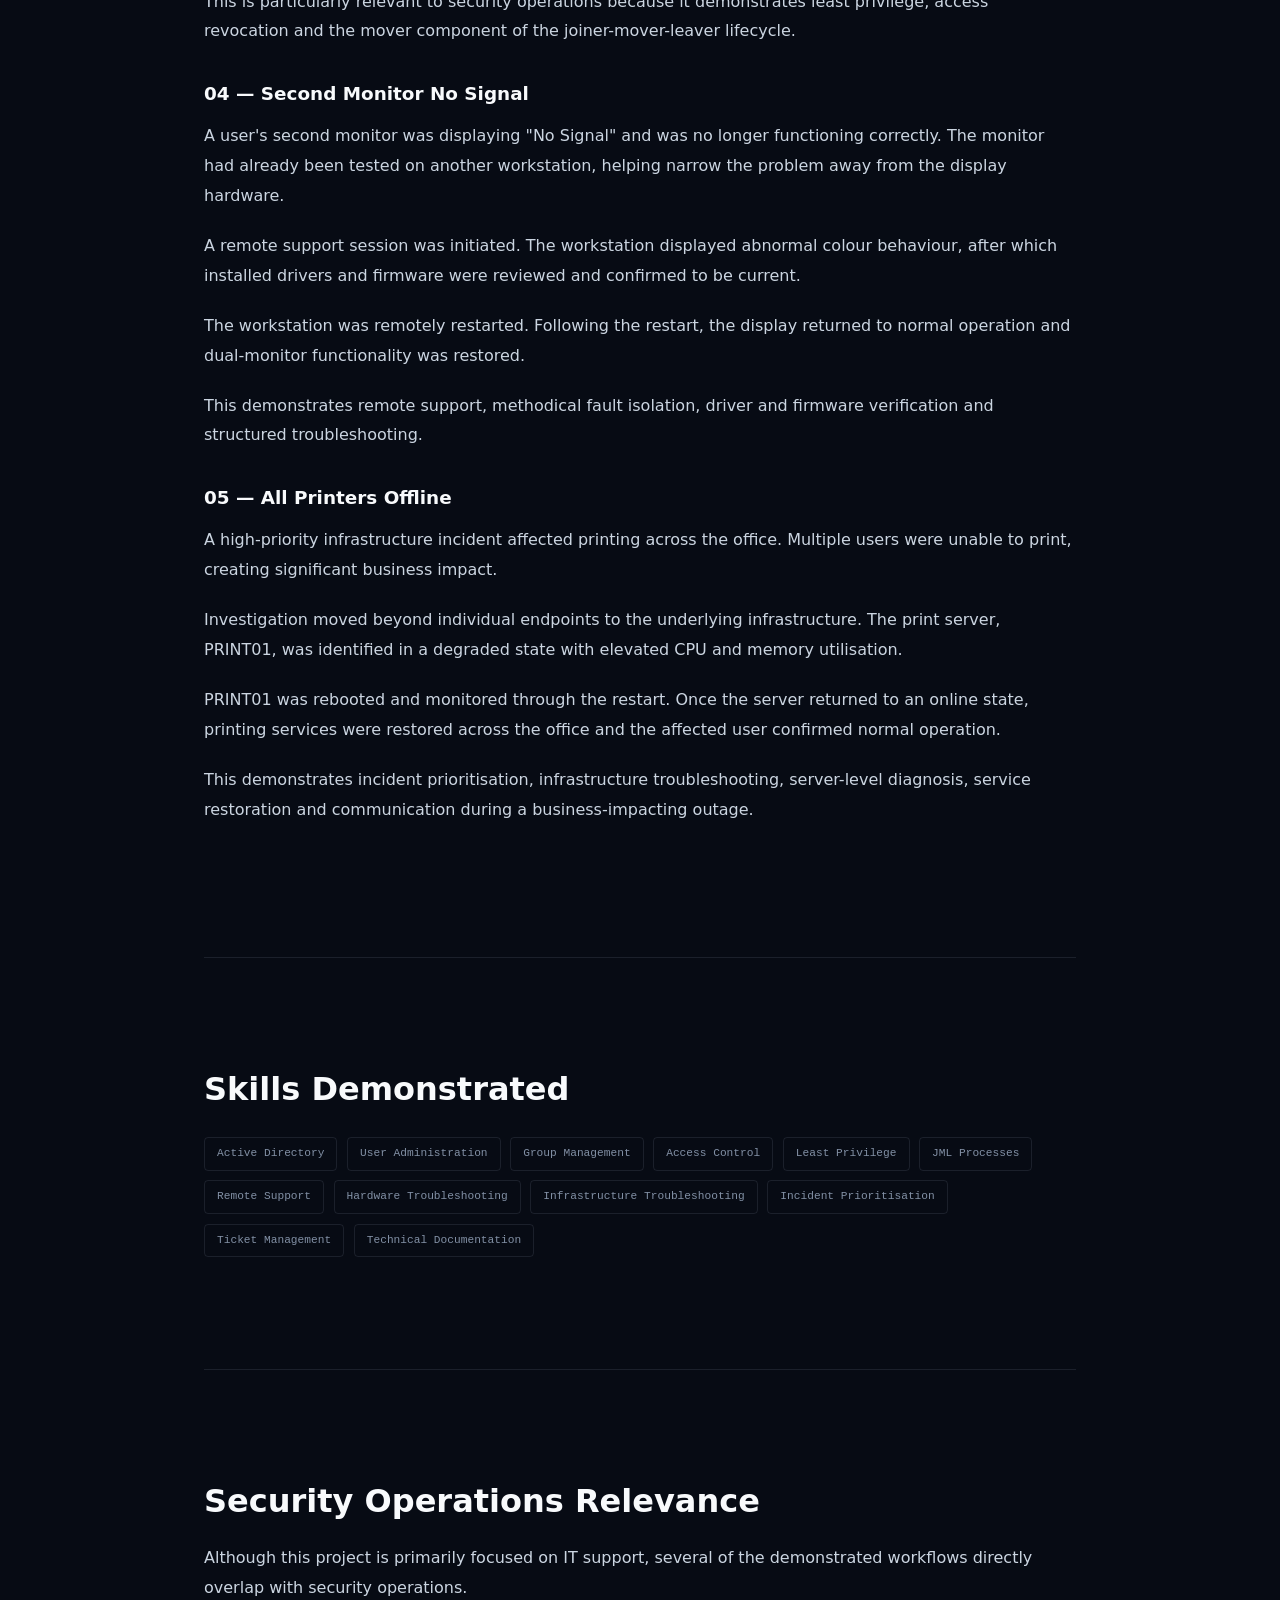
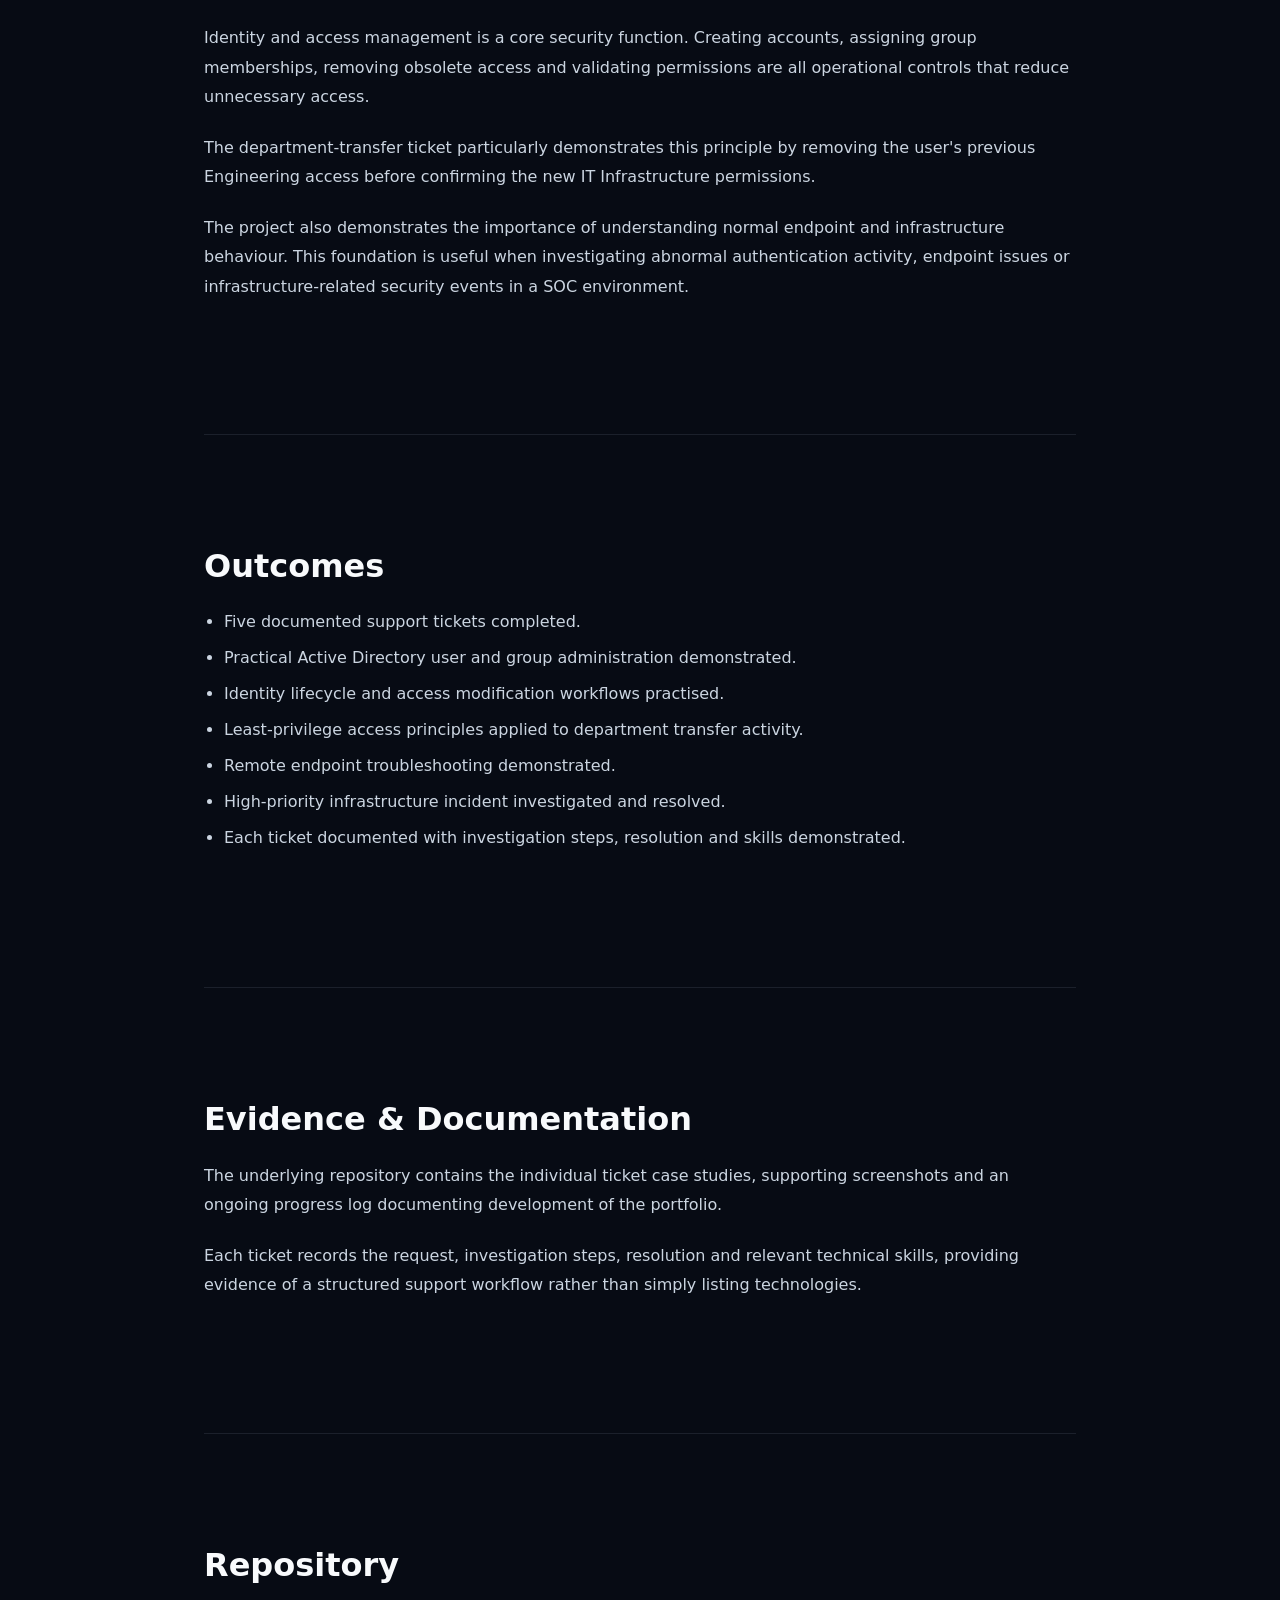
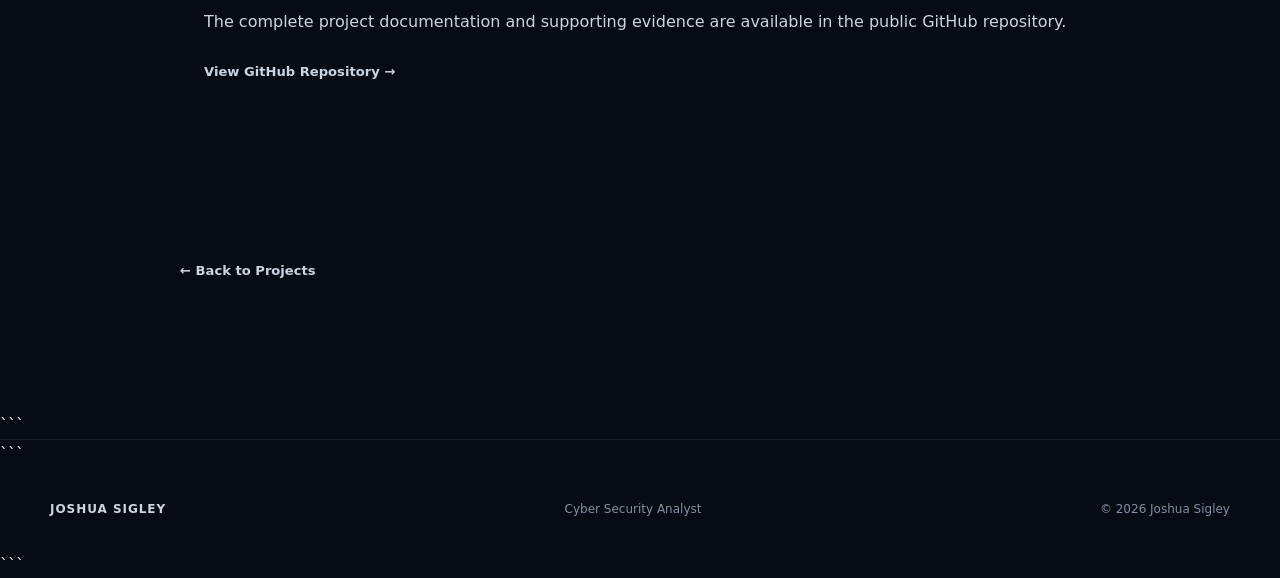
<file: case-studies/it-helpdesk-practice.htm>
<!DOCTYPE html>

<html lang="en">

<head>

```
<meta charset="UTF-8">

<meta
    name="viewport"
    content="width=device-width, initial-scale=1.0"
>

<meta
    name="description"
    content="IT Helpdesk Practice Portfolio — Active Directory, access management, troubleshooting, remote support and infrastructure incident handling."
>

<title>IT Helpdesk Practice Portfolio | Joshua Sigley</title>

<link rel="stylesheet" href="../css/style.css">
```

</head>

<body>

<header class="site-header">

```
<nav class="navigation">

    <a href="../index.html" class="logo">
        JOSHUA SIGLEY
    </a>

    <div class="nav-links">

        <a href="../index.html#about">About</a>
        <a href="../index.html#projects">Projects</a>
        <a href="../index.html#labs">Labs</a>
        <a href="../index.html#certifications">Certifications</a>
        <a href="../index.html#writing">Writing</a>

    </div>

    <a href="../index.html#contact" class="nav-contact">
        Contact
    </a>

</nav>
```

</header>

<main>

```
<article class="case-study">


    <!-- HEADER -->

    <header class="case-study-header">

        <p class="eyebrow">
            PROJECT 03 · IT OPERATIONS
        </p>

        <h1>
            IT Support & Active Directory Practice
        </h1>

        <p class="case-study-intro">
            A hands-on IT support portfolio documenting ticket
            resolution, Active Directory administration, access
            management, remote troubleshooting and infrastructure
            support using a simulated Service Desk environment.
        </p>

        <div class="case-study-meta">

            <span>Active Directory</span>
            <span>IT Support</span>
            <span>Access Management</span>
            <span>Remote Support</span>
            <span>Troubleshooting</span>
            <span>Ticket Documentation</span>

        </div>

    </header>


    <!-- OVERVIEW -->

    <section class="case-study-section">

        <h2>
            Overview
        </h2>

        <p>
            This project was developed to build practical,
            documentable experience aligned with Tier 1 Help Desk,
            Service Desk and junior IT support responsibilities.
        </p>

        <p>
            The portfolio uses the ServiceDesk Simulator to work
            through realistic support requests and documents the
            investigation, actions taken, resolution and skills
            demonstrated for each ticket.
        </p>

        <p>
            The work also provides a foundation for cybersecurity
            operations by demonstrating how identity, access,
            endpoint and infrastructure issues are handled at the
            operational level.
        </p>

    </section>


    <!-- OBJECTIVES -->

    <section class="case-study-section">

        <h2>
            Objectives
        </h2>

        <ul>

            <li>
                Practise structured IT support ticket handling.
            </li>

            <li>
                Develop practical Active Directory user and group
                administration skills.
            </li>

            <li>
                Apply least-privilege principles to access changes.
            </li>

            <li>
                Practise joiner and mover access-management
                workflows.
            </li>

            <li>
                Develop a methodical troubleshooting process.
            </li>

            <li>
                Practise remote support and endpoint troubleshooting.
            </li>

            <li>
                Develop experience handling higher-priority
                infrastructure incidents.
            </li>

            <li>
                Maintain clear and auditable ticket documentation.
            </li>

        </ul>

    </section>


    <!-- ENVIRONMENT -->

    <section class="case-study-section">

        <h2>
            Environment
        </h2>

        <p>
            The project was completed using the ServiceDesk
            Simulator as the practice environment.
        </p>

        <div class="case-study-meta">

            <span>ServiceDesk Simulator</span>
            <span>Directory / Active Directory</span>
            <span>Remote Support</span>
            <span>Infrastructure Support</span>

        </div>

    </section>


    <!-- TICKET WORK -->

    <section class="case-study-section">

        <h2>
            Documented Support Work
        </h2>


        <h3>
            01 — Legal Name Change
        </h3>

        <p>
            A low-priority account update requiring an employee's
            display name and primary email address to be changed
            following an HR-approved legal name change.
        </p>

        <p>
            The previous email address was retained as an alias so
            that messages sent to the former address would continue
            to reach the user.
        </p>

        <p>
            This demonstrated directory user management, email
            configuration, identity-change handling and auditable
            ticket closure.
        </p>


        <h3>
            02 — New Hire Account Setup
        </h3>

        <p>
            A new employee account was created in Directory and
            provisioned for an Engineering role.
        </p>

        <p>
            Required security groups included Engineering,
            VPN-Users and CodeRepo-Access. The completed account
            and group memberships were verified before the ticket
            was closed.
        </p>

        <p>
            This demonstrates account provisioning, group-based
            access control, onboarding procedures and accurate
            documentation.
        </p>


        <h3>
            03 — Department Transfer Access
        </h3>

        <p>
            An employee transferring from Engineering to IT
            Infrastructure required their existing access to be
            modified to match the new role.
        </p>

        <p>
            Engineering group membership was removed and IT
            Infrastructure access was granted. The final group
            membership was verified to ensure the account retained
            only the required access.
        </p>

        <p>
            This is particularly relevant to security operations
            because it demonstrates least privilege, access
            revocation and the mover component of the
            joiner-mover-leaver lifecycle.
        </p>


        <h3>
            04 — Second Monitor No Signal
        </h3>

        <p>
            A user's second monitor was displaying "No Signal" and
            was no longer functioning correctly. The monitor had
            already been tested on another workstation, helping
            narrow the problem away from the display hardware.
        </p>

        <p>
            A remote support session was initiated. The workstation
            displayed abnormal colour behaviour, after which
            installed drivers and firmware were reviewed and
            confirmed to be current.
        </p>

        <p>
            The workstation was remotely restarted. Following the
            restart, the display returned to normal operation and
            dual-monitor functionality was restored.
        </p>

        <p>
            This demonstrates remote support, methodical fault
            isolation, driver and firmware verification and
            structured troubleshooting.
        </p>


        <h3>
            05 — All Printers Offline
        </h3>

        <p>
            A high-priority infrastructure incident affected
            printing across the office. Multiple users were unable
            to print, creating significant business impact.
        </p>

        <p>
            Investigation moved beyond individual endpoints to the
            underlying infrastructure. The print server, PRINT01,
            was identified in a degraded state with elevated CPU
            and memory utilisation.
        </p>

        <p>
            PRINT01 was rebooted and monitored through the restart.
            Once the server returned to an online state, printing
            services were restored across the office and the
            affected user confirmed normal operation.
        </p>

        <p>
            This demonstrates incident prioritisation,
            infrastructure troubleshooting, server-level diagnosis,
            service restoration and communication during a
            business-impacting outage.
        </p>

    </section>


    <!-- SKILLS -->

    <section class="case-study-section">

        <h2>
            Skills Demonstrated
        </h2>

        <div class="case-study-meta">

            <span>Active Directory</span>
            <span>User Administration</span>
            <span>Group Management</span>
            <span>Access Control</span>
            <span>Least Privilege</span>
            <span>JML Processes</span>
            <span>Remote Support</span>
            <span>Hardware Troubleshooting</span>
            <span>Infrastructure Troubleshooting</span>
            <span>Incident Prioritisation</span>
            <span>Ticket Management</span>
            <span>Technical Documentation</span>

        </div>

    </section>


    <!-- SECURITY RELEVANCE -->

    <section class="case-study-section">

        <h2>
            Security Operations Relevance
        </h2>

        <p>
            Although this project is primarily focused on IT
            support, several of the demonstrated workflows directly
            overlap with security operations.
        </p>

        <p>
            Identity and access management is a core security
            function. Creating accounts, assigning group
            memberships, removing obsolete access and validating
            permissions are all operational controls that reduce
            unnecessary access.
        </p>

        <p>
            The department-transfer ticket particularly demonstrates
            this principle by removing the user's previous
            Engineering access before confirming the new
            IT Infrastructure permissions.
        </p>

        <p>
            The project also demonstrates the importance of
            understanding normal endpoint and infrastructure
            behaviour. This foundation is useful when investigating
            abnormal authentication activity, endpoint issues or
            infrastructure-related security events in a SOC
            environment.
        </p>

    </section>


    <!-- OUTCOMES -->

    <section class="case-study-section">

        <h2>
            Outcomes
        </h2>

        <ul>

            <li>
                Five documented support tickets completed.
            </li>

            <li>
                Practical Active Directory user and group
                administration demonstrated.
            </li>

            <li>
                Identity lifecycle and access modification
                workflows practised.
            </li>

            <li>
                Least-privilege access principles applied to
                department transfer activity.
            </li>

            <li>
                Remote endpoint troubleshooting demonstrated.
            </li>

            <li>
                High-priority infrastructure incident investigated
                and resolved.
            </li>

            <li>
                Each ticket documented with investigation steps,
                resolution and skills demonstrated.
            </li>

        </ul>

    </section>


    <!-- EVIDENCE -->

    <section class="case-study-section">

        <h2>
            Evidence & Documentation
        </h2>

        <p>
            The underlying repository contains the individual ticket
            case studies, supporting screenshots and an ongoing
            progress log documenting development of the portfolio.
        </p>

        <p>
            Each ticket records the request, investigation steps,
            resolution and relevant technical skills, providing
            evidence of a structured support workflow rather than
            simply listing technologies.
        </p>

    </section>


    <!-- REPOSITORY -->

    <section class="case-study-section">

        <h2>
            Repository
        </h2>

        <p>
            The complete project documentation and supporting
            evidence are available in the public GitHub repository.
        </p>

        <a
            href="https://github.com/suavesigley/it-helpdesk-practice-portfolio"
            target="_blank"
            rel="noopener noreferrer"
            class="project-link"
        >
            View GitHub Repository →
        </a>

    </section>


    <!-- BACK -->

    <a
        href="../index.html#projects"
        class="case-study-back"
    >
        ← Back to Projects
    </a>


</article>
```

</main>

<footer>

```
<div class="footer-content">

    <strong>
        JOSHUA SIGLEY
    </strong>

    <span>
        Cyber Security Analyst
    </span>

    <span>
        © 2026 Joshua Sigley
    </span>

</div>
```

</footer>

<script src="../js/script.js"></script>

</body>

</html>
</file>
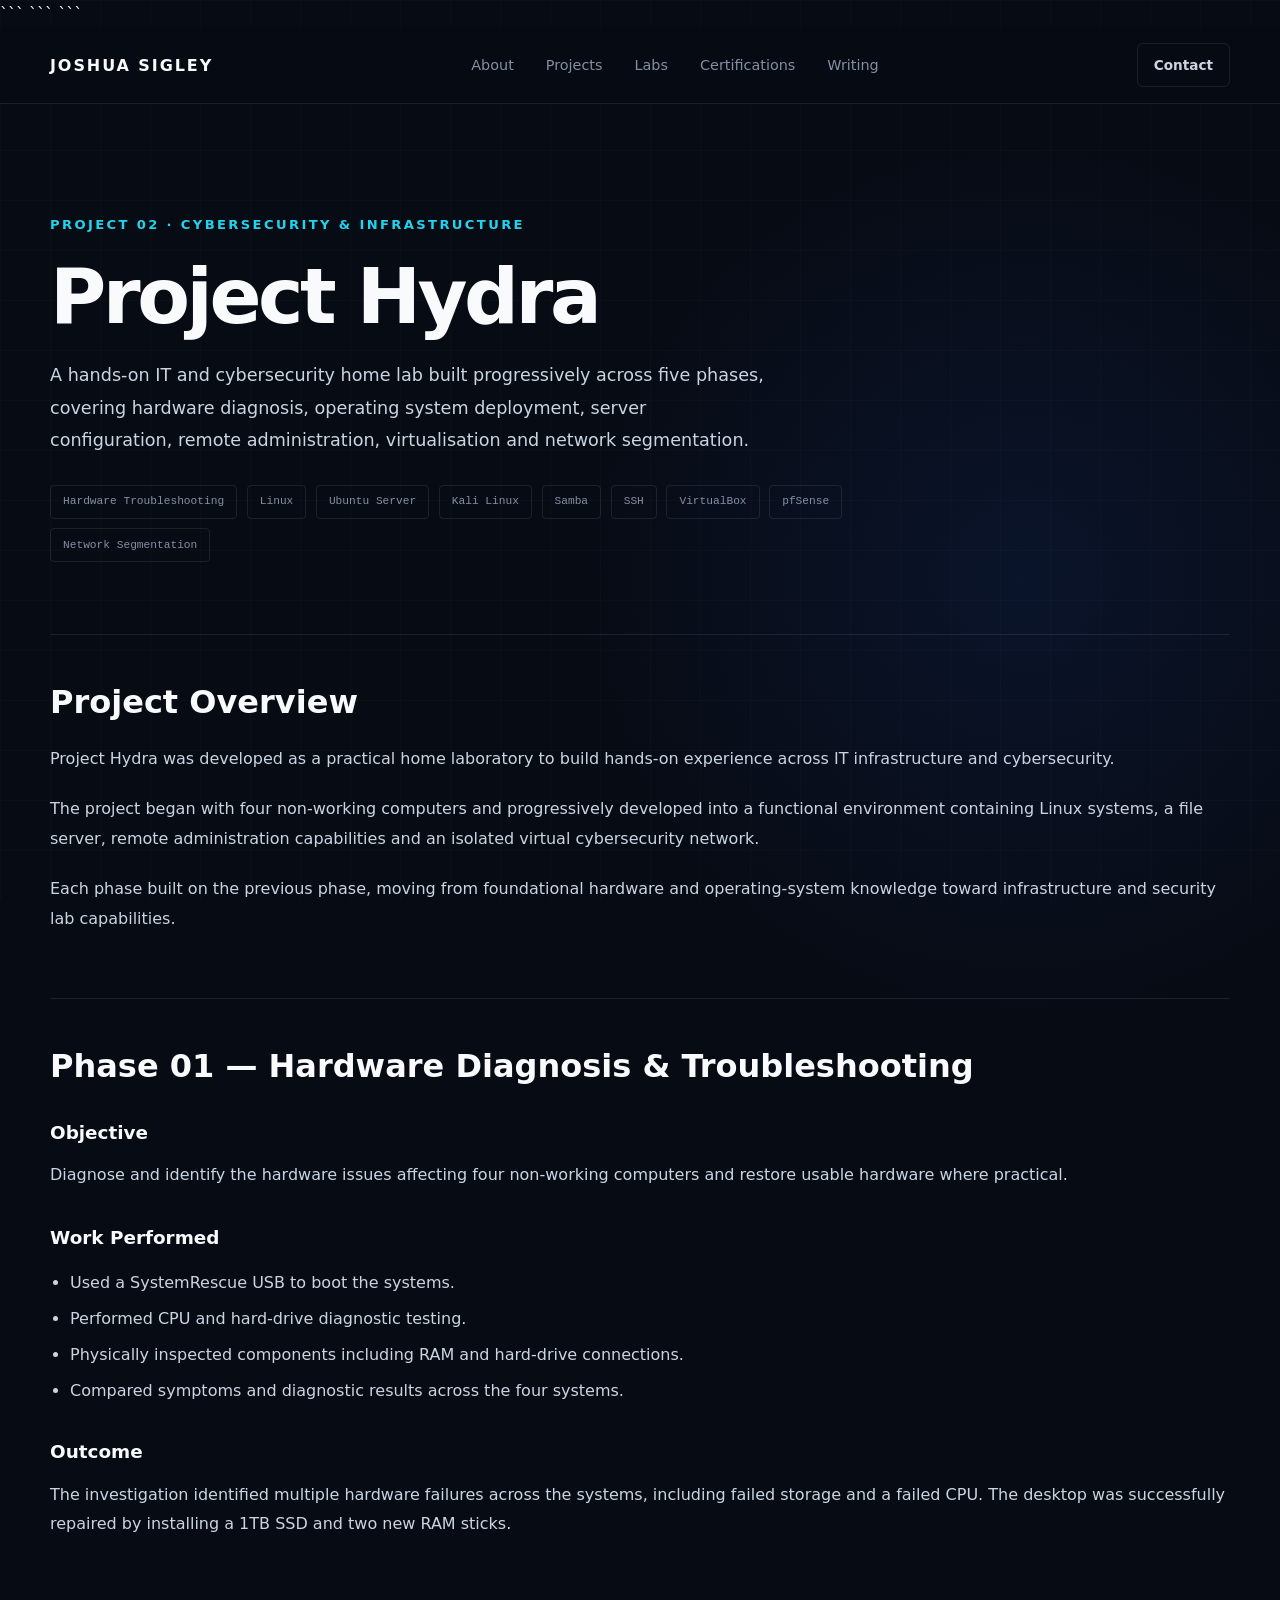
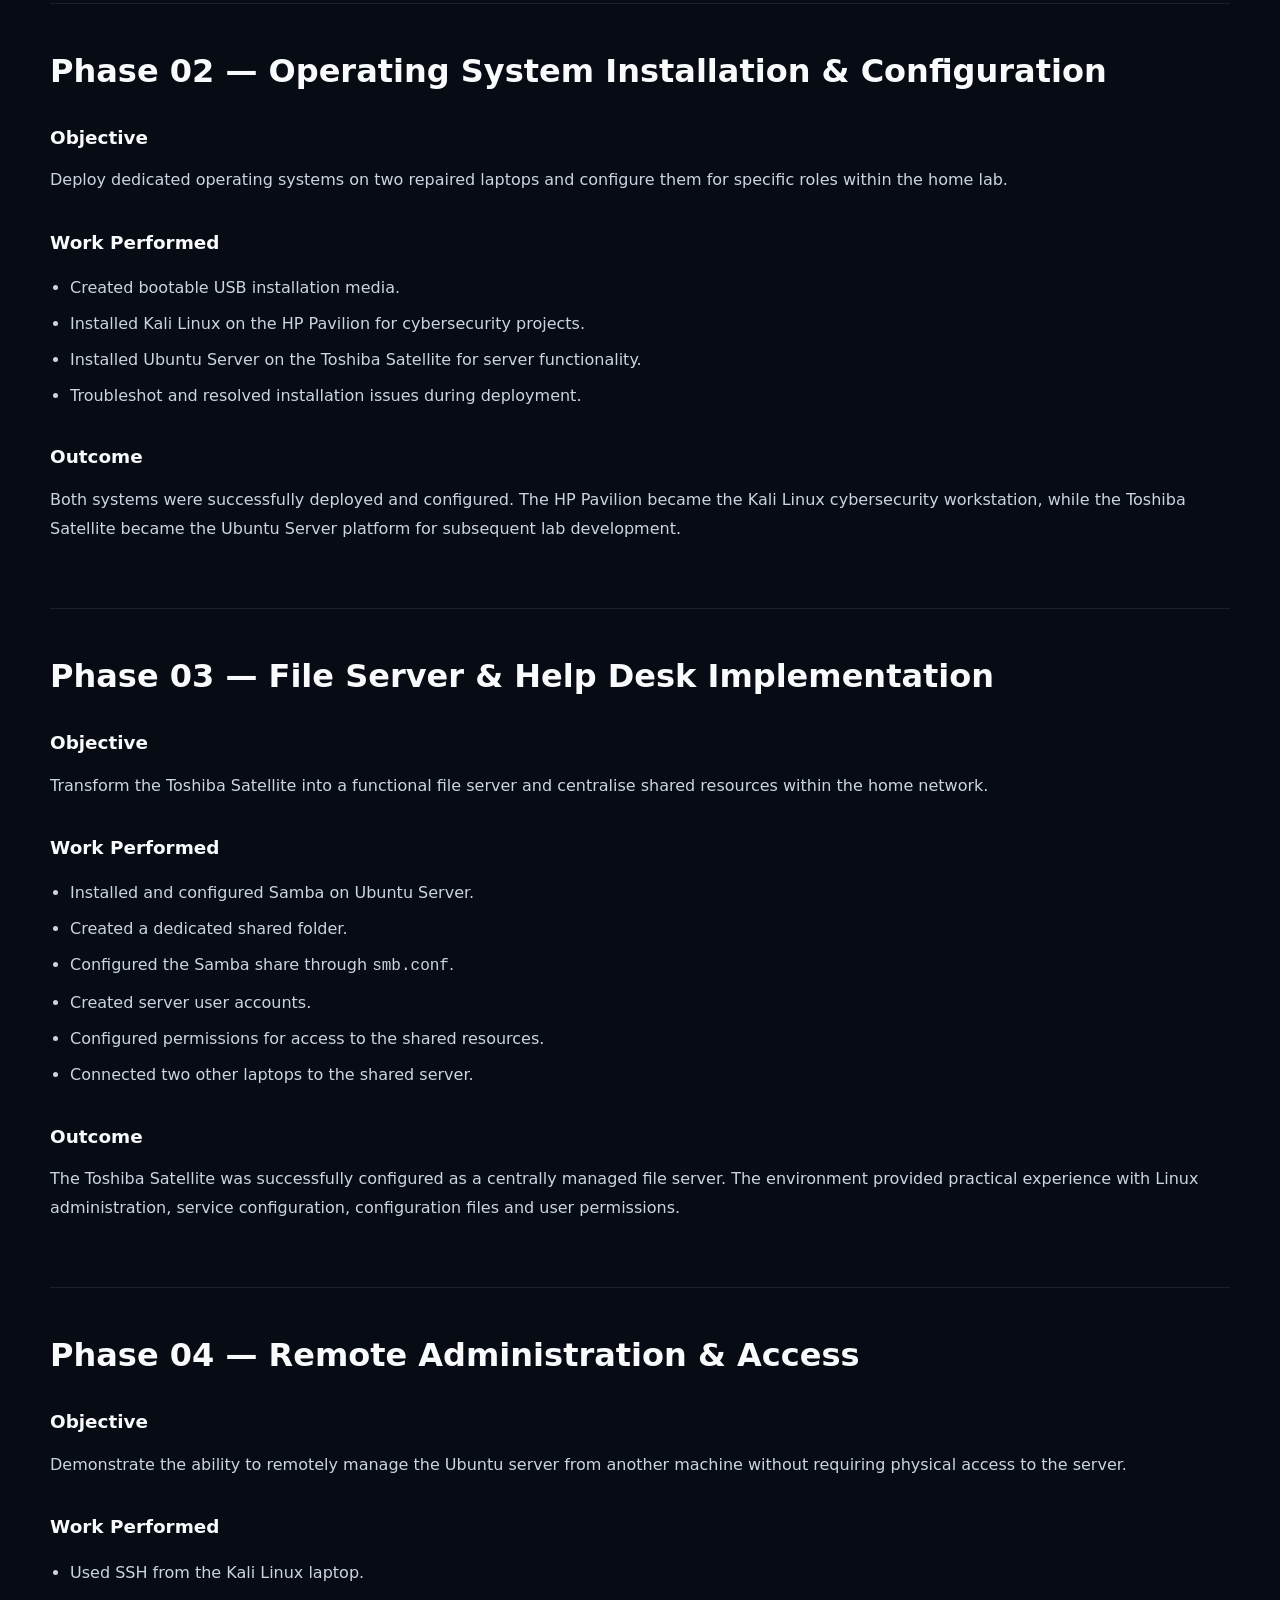
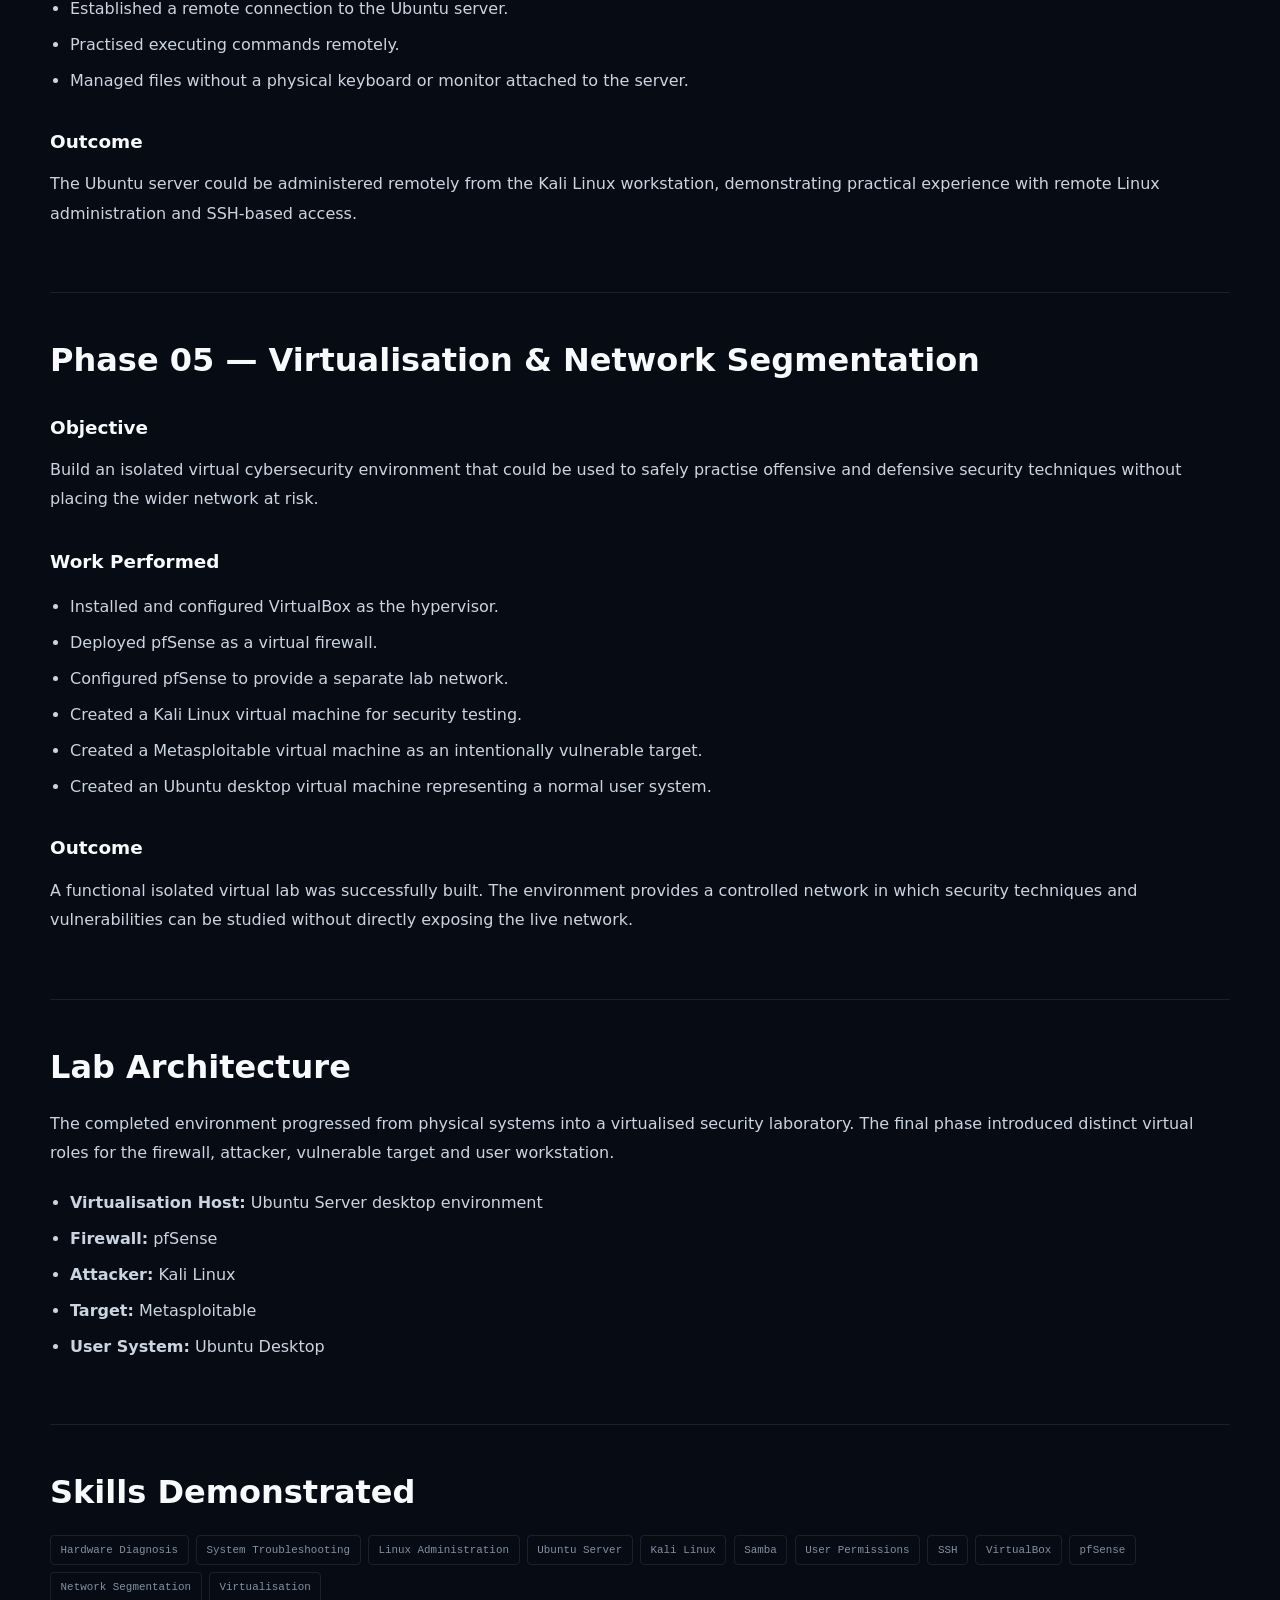
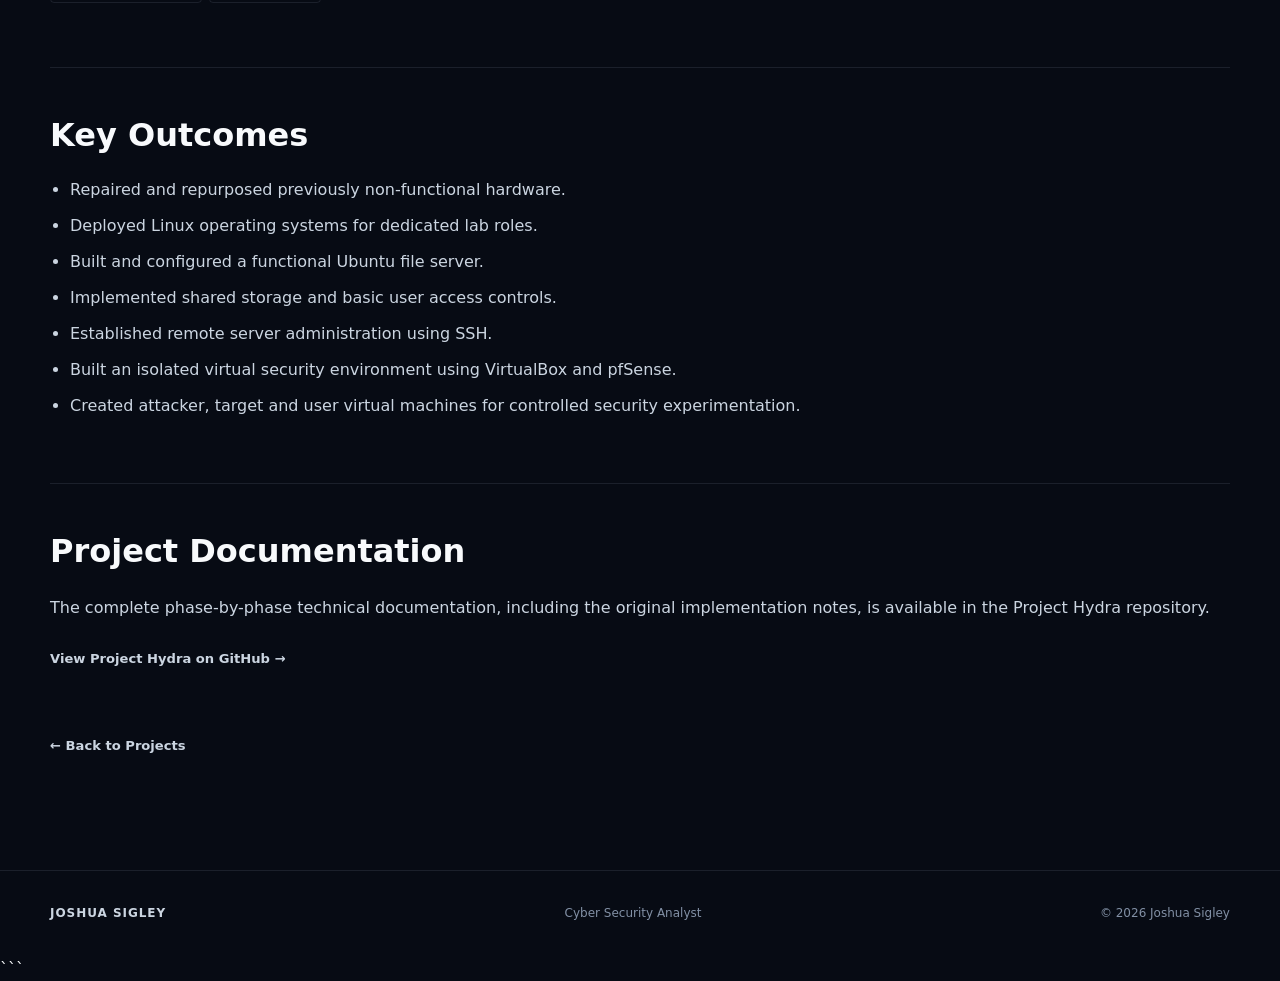
<file: case-studies/project-hydra.html>
<!DOCTYPE html>

<html lang="en">

<head>

```
<meta charset="UTF-8">

<meta
    name="viewport"
    content="width=device-width, initial-scale=1.0"
>

<meta
    name="description"
    content="Project Hydra — Joshua Sigley's hands-on cybersecurity and infrastructure laboratory."
>

<meta
    name="author"
    content="Joshua Sigley"
>

<title>Project Hydra | Joshua Sigley</title>

<link rel="stylesheet" href="../css/style.css">
```

</head>

<body>

```
<!-- Navigation -->

<header class="site-header">

    <nav class="navigation">

        <a href="../index.html" class="logo">
            JOSHUA SIGLEY
        </a>

        <div class="nav-links">

            <a href="../index.html#about">
                About
            </a>

            <a href="../index.html#projects">
                Projects
            </a>

            <a href="../index.html#labs">
                Labs
            </a>

            <a href="../index.html#certifications">
                Certifications
            </a>

            <a href="../index.html#writing">
                Writing
            </a>

        </div>

        <a
            href="../index.html#contact"
            class="nav-contact"
        >
            Contact
        </a>

    </nav>

</header>


<main>


    <!-- Case Study Header -->

    <section class="case-study">

        <div class="case-study-header">

            <p class="eyebrow">
                PROJECT 02 · CYBERSECURITY & INFRASTRUCTURE
            </p>

            <h1>
                Project Hydra
            </h1>

            <p class="case-study-intro">
                A hands-on IT and cybersecurity home lab built progressively
                across five phases, covering hardware diagnosis, operating
                system deployment, server configuration, remote administration,
                virtualisation and network segmentation.
            </p>


            <div class="case-study-meta">

                <span>
                    Hardware Troubleshooting
                </span>

                <span>
                    Linux
                </span>

                <span>
                    Ubuntu Server
                </span>

                <span>
                    Kali Linux
                </span>

                <span>
                    Samba
                </span>

                <span>
                    SSH
                </span>

                <span>
                    VirtualBox
                </span>

                <span>
                    pfSense
                </span>

                <span>
                    Network Segmentation
                </span>

            </div>

        </div>


        <!-- Overview -->

        <div class="case-study-section">

            <h2>
                Project Overview
            </h2>

            <p>
                Project Hydra was developed as a practical home laboratory
                to build hands-on experience across IT infrastructure and
                cybersecurity.
            </p>

            <p>
                The project began with four non-working computers and
                progressively developed into a functional environment
                containing Linux systems, a file server, remote administration
                capabilities and an isolated virtual cybersecurity network.
            </p>

            <p>
                Each phase built on the previous phase, moving from
                foundational hardware and operating-system knowledge toward
                infrastructure and security lab capabilities.
            </p>

        </div>


        <!-- Phase 1 -->

        <div class="case-study-section">

            <h2>
                Phase 01 — Hardware Diagnosis & Troubleshooting
            </h2>

            <h3>
                Objective
            </h3>

            <p>
                Diagnose and identify the hardware issues affecting four
                non-working computers and restore usable hardware where
                practical.
            </p>

            <h3>
                Work Performed
            </h3>

            <ul>

                <li>
                    Used a SystemRescue USB to boot the systems.
                </li>

                <li>
                    Performed CPU and hard-drive diagnostic testing.
                </li>

                <li>
                    Physically inspected components including RAM and
                    hard-drive connections.
                </li>

                <li>
                    Compared symptoms and diagnostic results across the
                    four systems.
                </li>

            </ul>

            <h3>
                Outcome
            </h3>

            <p>
                The investigation identified multiple hardware failures
                across the systems, including failed storage and a failed
                CPU. The desktop was successfully repaired by installing
                a 1TB SSD and two new RAM sticks.
            </p>

        </div>


        <!-- Phase 2 -->

        <div class="case-study-section">

            <h2>
                Phase 02 — Operating System Installation & Configuration
            </h2>

            <h3>
                Objective
            </h3>

            <p>
                Deploy dedicated operating systems on two repaired laptops
                and configure them for specific roles within the home lab.
            </p>

            <h3>
                Work Performed
            </h3>

            <ul>

                <li>
                    Created bootable USB installation media.
                </li>

                <li>
                    Installed Kali Linux on the HP Pavilion for
                    cybersecurity projects.
                </li>

                <li>
                    Installed Ubuntu Server on the Toshiba Satellite
                    for server functionality.
                </li>

                <li>
                    Troubleshot and resolved installation issues during
                    deployment.
                </li>

            </ul>

            <h3>
                Outcome
            </h3>

            <p>
                Both systems were successfully deployed and configured.
                The HP Pavilion became the Kali Linux cybersecurity
                workstation, while the Toshiba Satellite became the
                Ubuntu Server platform for subsequent lab development.
            </p>

        </div>


        <!-- Phase 3 -->

        <div class="case-study-section">

            <h2>
                Phase 03 — File Server & Help Desk Implementation
            </h2>

            <h3>
                Objective
            </h3>

            <p>
                Transform the Toshiba Satellite into a functional file
                server and centralise shared resources within the home
                network.
            </p>

            <h3>
                Work Performed
            </h3>

            <ul>

                <li>
                    Installed and configured Samba on Ubuntu Server.
                </li>

                <li>
                    Created a dedicated shared folder.
                </li>

                <li>
                    Configured the Samba share through
                    <code>smb.conf</code>.
                </li>

                <li>
                    Created server user accounts.
                </li>

                <li>
                    Configured permissions for access to the shared
                    resources.
                </li>

                <li>
                    Connected two other laptops to the shared server.
                </li>

            </ul>

            <h3>
                Outcome
            </h3>

            <p>
                The Toshiba Satellite was successfully configured as a
                centrally managed file server. The environment provided
                practical experience with Linux administration, service
                configuration, configuration files and user permissions.
            </p>

        </div>


        <!-- Phase 4 -->

        <div class="case-study-section">

            <h2>
                Phase 04 — Remote Administration & Access
            </h2>

            <h3>
                Objective
            </h3>

            <p>
                Demonstrate the ability to remotely manage the Ubuntu
                server from another machine without requiring physical
                access to the server.
            </p>

            <h3>
                Work Performed
            </h3>

            <ul>

                <li>
                    Used SSH from the Kali Linux laptop.
                </li>

                <li>
                    Established a remote connection to the Ubuntu server.
                </li>

                <li>
                    Practised executing commands remotely.
                </li>

                <li>
                    Managed files without a physical keyboard or monitor
                    attached to the server.
                </li>

            </ul>

            <h3>
                Outcome
            </h3>

            <p>
                The Ubuntu server could be administered remotely from the
                Kali Linux workstation, demonstrating practical experience
                with remote Linux administration and SSH-based access.
            </p>

        </div>


        <!-- Phase 5 -->

        <div class="case-study-section">

            <h2>
                Phase 05 — Virtualisation & Network Segmentation
            </h2>

            <h3>
                Objective
            </h3>

            <p>
                Build an isolated virtual cybersecurity environment that
                could be used to safely practise offensive and defensive
                security techniques without placing the wider network at
                risk.
            </p>

            <h3>
                Work Performed
            </h3>

            <ul>

                <li>
                    Installed and configured VirtualBox as the hypervisor.
                </li>

                <li>
                    Deployed pfSense as a virtual firewall.
                </li>

                <li>
                    Configured pfSense to provide a separate lab network.
                </li>

                <li>
                    Created a Kali Linux virtual machine for security
                    testing.
                </li>

                <li>
                    Created a Metasploitable virtual machine as an
                    intentionally vulnerable target.
                </li>

                <li>
                    Created an Ubuntu desktop virtual machine representing
                    a normal user system.
                </li>

            </ul>

            <h3>
                Outcome
            </h3>

            <p>
                A functional isolated virtual lab was successfully built.
                The environment provides a controlled network in which
                security techniques and vulnerabilities can be studied
                without directly exposing the live network.
            </p>

        </div>


        <!-- Architecture -->

        <div class="case-study-section">

            <h2>
                Lab Architecture
            </h2>

            <p>
                The completed environment progressed from physical systems
                into a virtualised security laboratory. The final phase
                introduced distinct virtual roles for the firewall,
                attacker, vulnerable target and user workstation.
            </p>

            <ul>

                <li>
                    <strong>Virtualisation Host:</strong>
                    Ubuntu Server desktop environment
                </li>

                <li>
                    <strong>Firewall:</strong>
                    pfSense
                </li>

                <li>
                    <strong>Attacker:</strong>
                    Kali Linux
                </li>

                <li>
                    <strong>Target:</strong>
                    Metasploitable
                </li>

                <li>
                    <strong>User System:</strong>
                    Ubuntu Desktop
                </li>

            </ul>

        </div>


        <!-- Skills -->

        <div class="case-study-section">

            <h2>
                Skills Demonstrated
            </h2>

            <div class="card-tags">

                <span>
                    Hardware Diagnosis
                </span>

                <span>
                    System Troubleshooting
                </span>

                <span>
                    Linux Administration
                </span>

                <span>
                    Ubuntu Server
                </span>

                <span>
                    Kali Linux
                </span>

                <span>
                    Samba
                </span>

                <span>
                    User Permissions
                </span>

                <span>
                    SSH
                </span>

                <span>
                    VirtualBox
                </span>

                <span>
                    pfSense
                </span>

                <span>
                    Network Segmentation
                </span>

                <span>
                    Virtualisation
                </span>

            </div>

        </div>


        <!-- Key Outcomes -->

        <div class="case-study-section">

            <h2>
                Key Outcomes
            </h2>

            <ul>

                <li>
                    Repaired and repurposed previously non-functional
                    hardware.
                </li>

                <li>
                    Deployed Linux operating systems for dedicated lab
                    roles.
                </li>

                <li>
                    Built and configured a functional Ubuntu file server.
                </li>

                <li>
                    Implemented shared storage and basic user access
                    controls.
                </li>

                <li>
                    Established remote server administration using SSH.
                </li>

                <li>
                    Built an isolated virtual security environment using
                    VirtualBox and pfSense.
                </li>

                <li>
                    Created attacker, target and user virtual machines
                    for controlled security experimentation.
                </li>

            </ul>

        </div>


        <!-- Repository -->

        <div class="case-study-section">

            <h2>
                Project Documentation
            </h2>

            <p>
                The complete phase-by-phase technical documentation,
                including the original implementation notes, is available
                in the Project Hydra repository.
            </p>

            <a
                href="https://github.com/suavesigley/Project-hydra-1.0"
                target="_blank"
                rel="noopener noreferrer"
                class="project-link"
            >
                View Project Hydra on GitHub →
            </a>

        </div>


        <!-- Back -->

        <a
            href="../index.html#projects"
            class="case-study-back"
        >
            ← Back to Projects
        </a>

    </section>

</main>


<footer>

    <div class="footer-content">

        <strong>
            JOSHUA SIGLEY
        </strong>

        <span>
            Cyber Security Analyst
        </span>

        <span>
            © 2026 Joshua Sigley
        </span>

    </div>

</footer>


<script src="../js/script.js"></script>
```

</body>

</html>
</file>
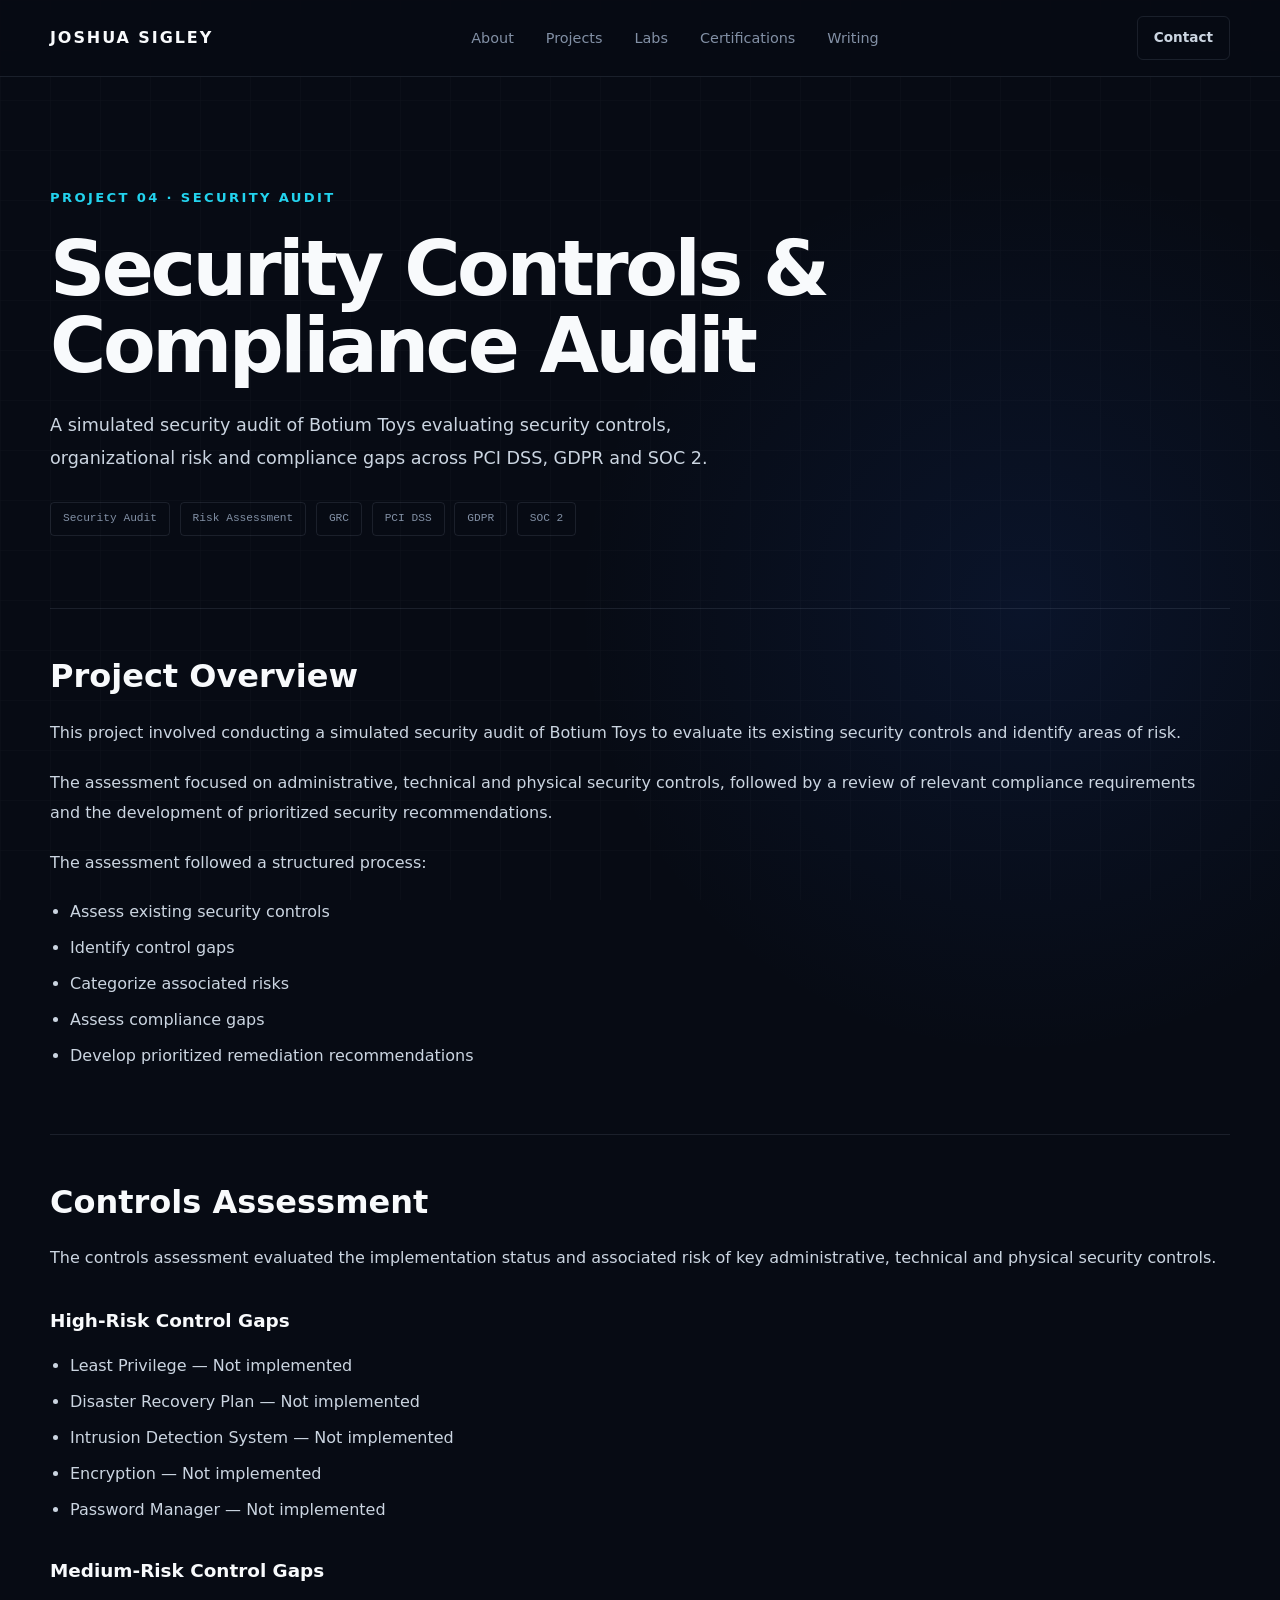
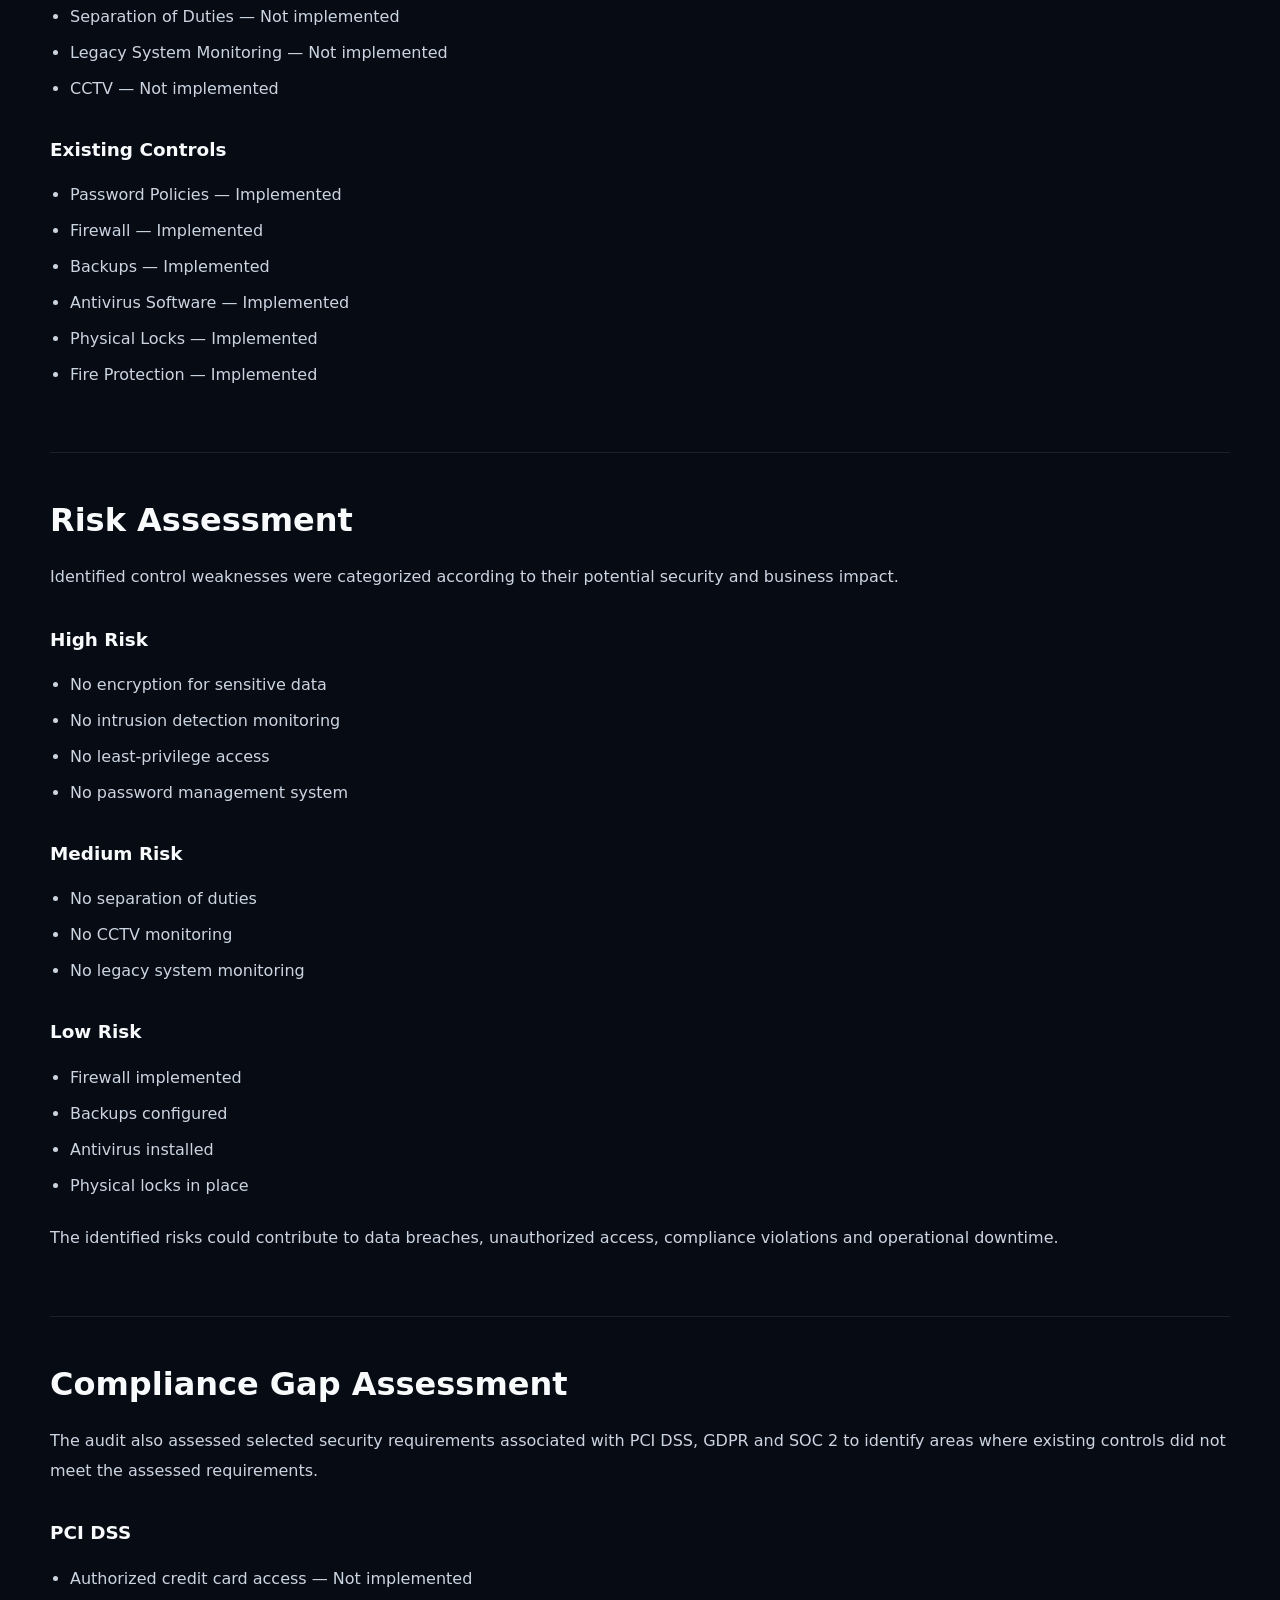
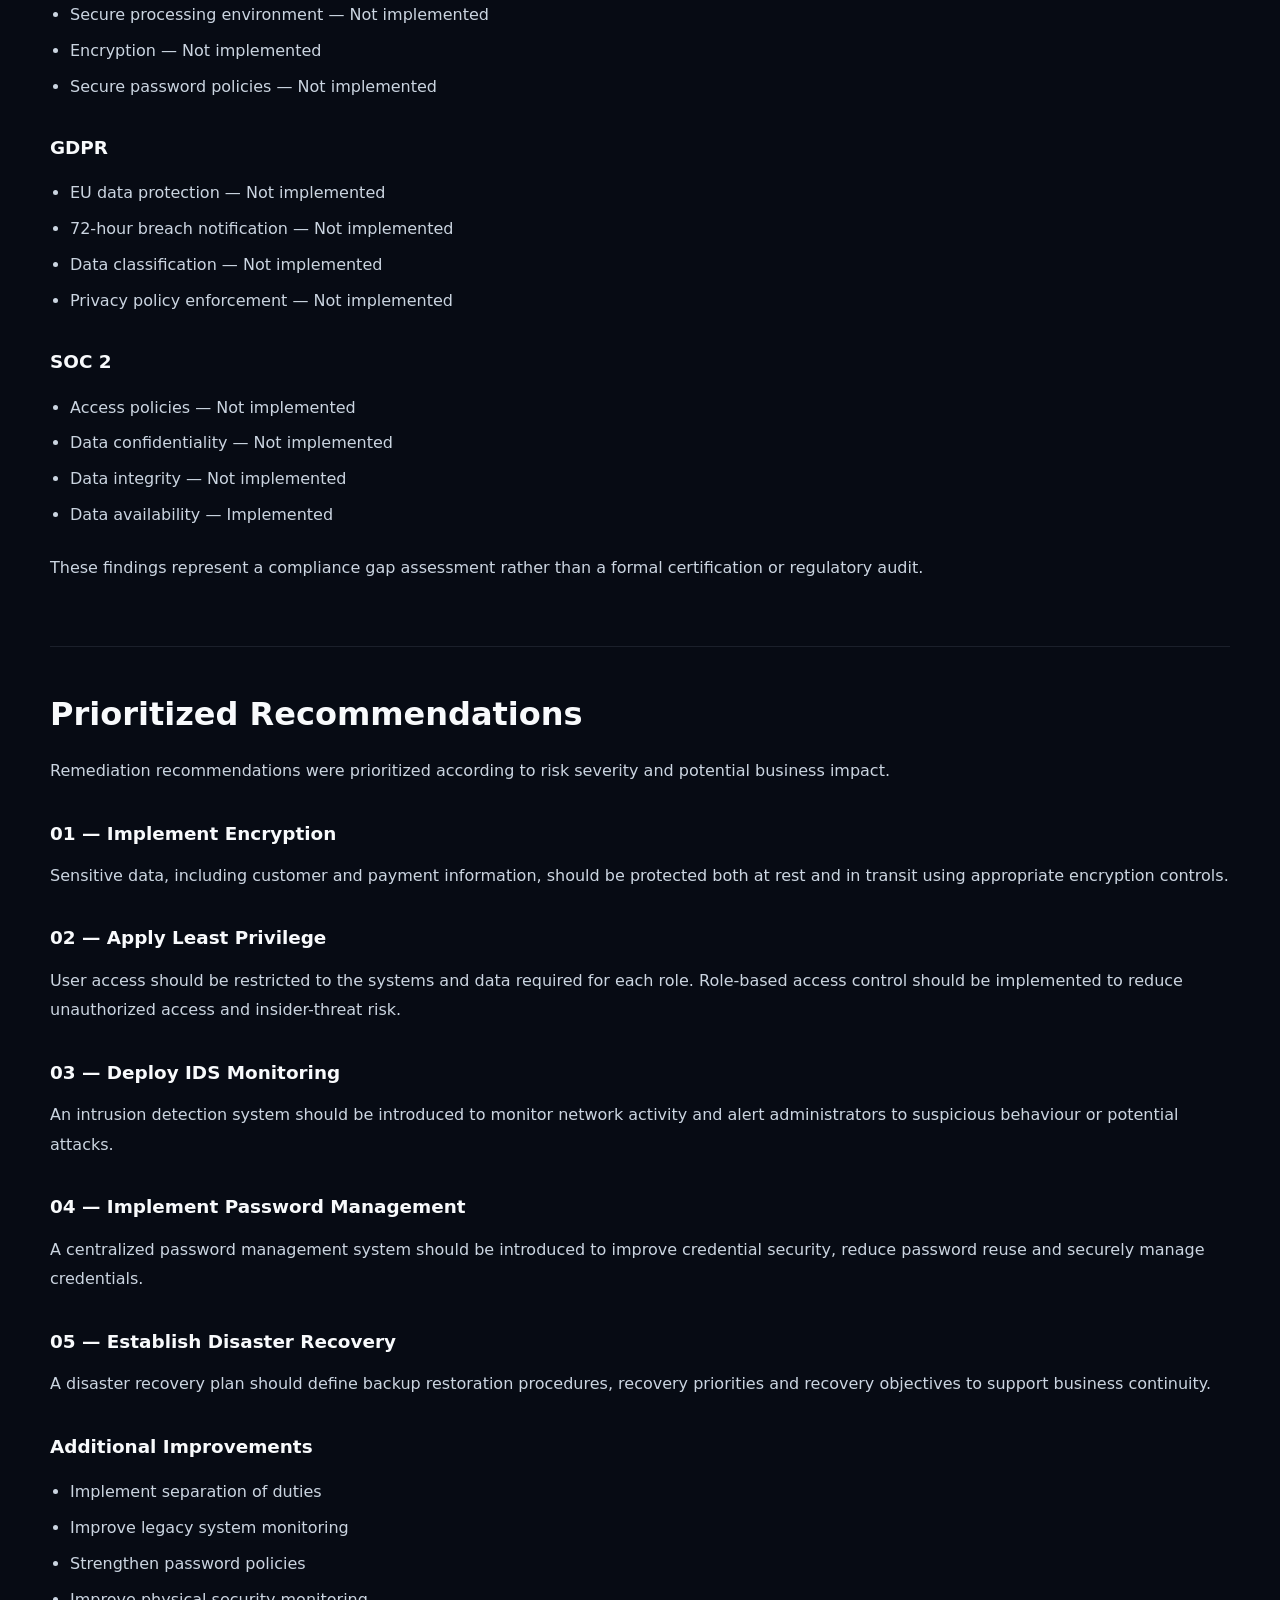
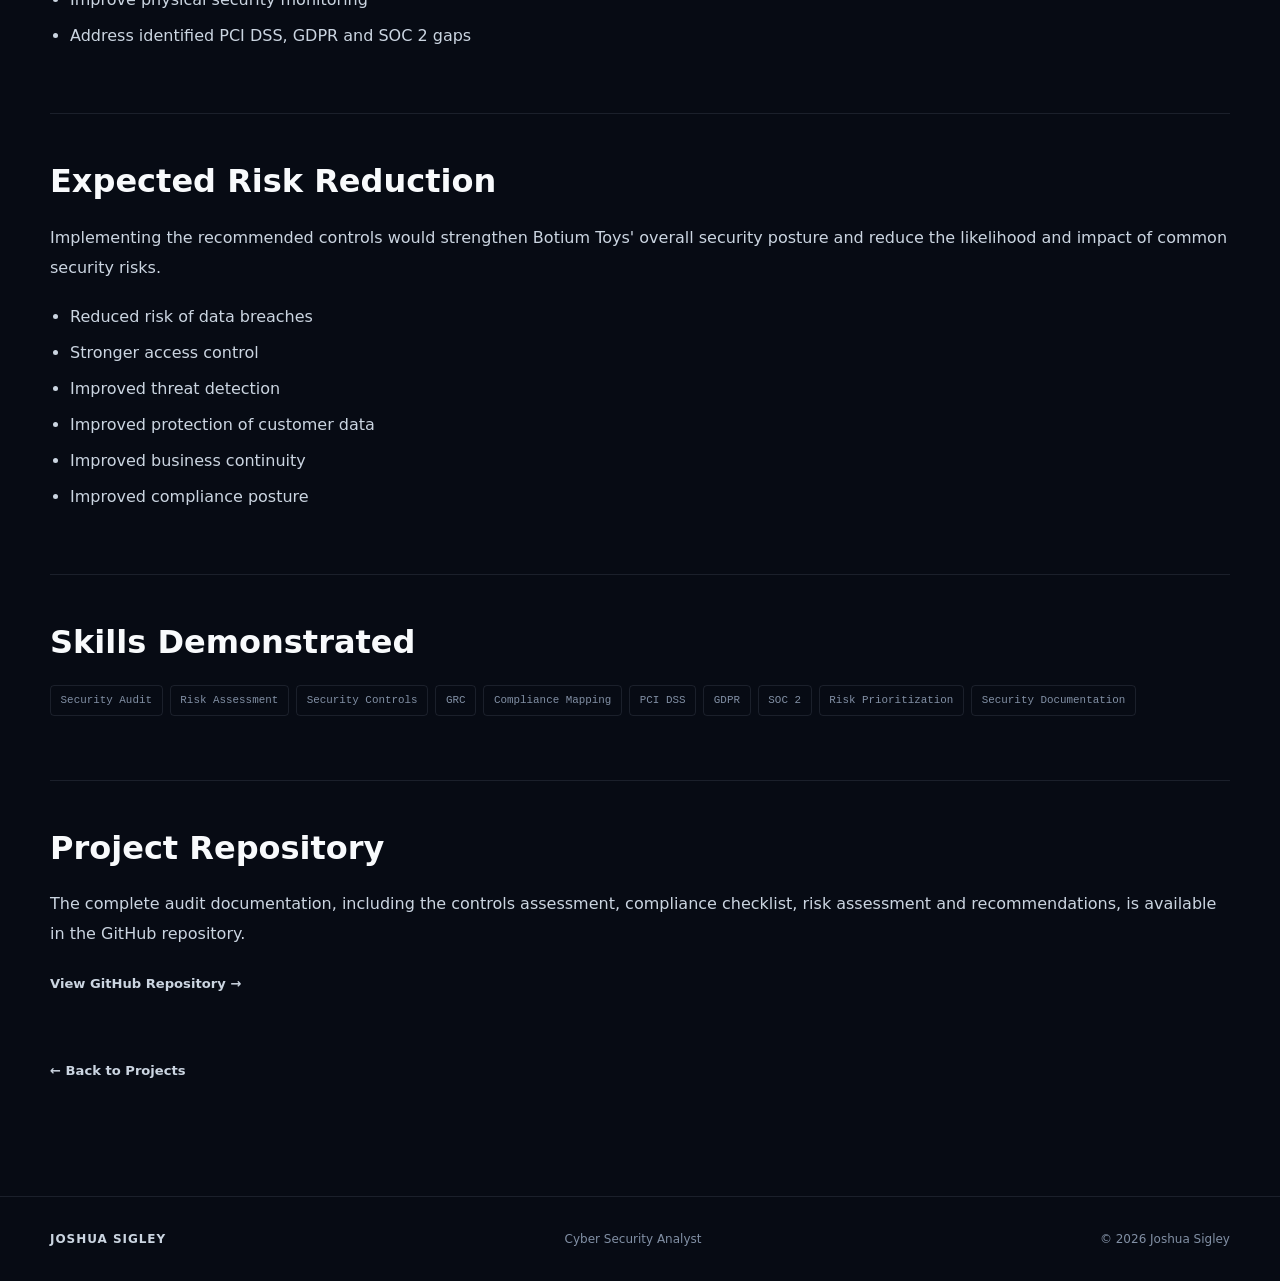
<file: case-studies/security-audit-botium-toys.html>
<!DOCTYPE html>
<html lang="en">

<head>

    <meta charset="UTF-8">

    <meta
        name="viewport"
        content="width=device-width, initial-scale=1.0"
    >

    <meta
        name="description"
        content="Security Controls & Compliance Audit — Botium Toys"
    >

    <meta
        name="author"
        content="Joshua Sigley"
    >

    <title>Security Controls & Compliance Audit | Joshua Sigley</title>

    <link rel="stylesheet" href="../css/style.css">

</head>


<body>

    <!-- Navigation -->

    <header class="site-header">

        <nav class="navigation">

            <a href="../index.html#top" class="logo">
                JOSHUA SIGLEY
            </a>

            <div class="nav-links">

                <a href="../index.html#about">
                    About
                </a>

                <a href="../index.html#projects">
                    Projects
                </a>

                <a href="../index.html#labs">
                    Labs
                </a>

                <a href="../index.html#certifications">
                    Certifications
                </a>

                <a href="../index.html#writing">
                    Writing
                </a>

            </div>

            <a
                href="../index.html#contact"
                class="nav-contact"
            >
                Contact
            </a>

        </nav>

    </header>


    <main>

        <!-- Case Study Header -->

        <section class="case-study">

            <div class="case-study-header">

                <p class="eyebrow">
                    PROJECT 04 · SECURITY AUDIT
                </p>

                <h1>
                    Security Controls & Compliance Audit
                </h1>

                <p class="case-study-intro">
                    A simulated security audit of Botium Toys evaluating
                    security controls, organizational risk and compliance
                    gaps across PCI DSS, GDPR and SOC 2.
                </p>


                <div class="case-study-meta">

                    <span>
                        Security Audit
                    </span>

                    <span>
                        Risk Assessment
                    </span>

                    <span>
                        GRC
                    </span>

                    <span>
                        PCI DSS
                    </span>

                    <span>
                        GDPR
                    </span>

                    <span>
                        SOC 2
                    </span>

                </div>

            </div>


            <!-- Overview -->

            <div class="case-study-section">

                <h2>
                    Project Overview
                </h2>

                <p>
                    This project involved conducting a simulated security
                    audit of Botium Toys to evaluate its existing security
                    controls and identify areas of risk.
                </p>

                <p>
                    The assessment focused on administrative, technical
                    and physical security controls, followed by a review
                    of relevant compliance requirements and the development
                    of prioritized security recommendations.
                </p>

                <p>
                    The assessment followed a structured process:
                </p>

                <ul>

                    <li>
                        Assess existing security controls
                    </li>

                    <li>
                        Identify control gaps
                    </li>

                    <li>
                        Categorize associated risks
                    </li>

                    <li>
                        Assess compliance gaps
                    </li>

                    <li>
                        Develop prioritized remediation recommendations
                    </li>

                </ul>

            </div>


            <!-- Controls Assessment -->

            <div class="case-study-section">

                <h2>
                    Controls Assessment
                </h2>

                <p>
                    The controls assessment evaluated the implementation
                    status and associated risk of key administrative,
                    technical and physical security controls.
                </p>


                <h3>
                    High-Risk Control Gaps
                </h3>

                <ul>

                    <li>
                        Least Privilege — Not implemented
                    </li>

                    <li>
                        Disaster Recovery Plan — Not implemented
                    </li>

                    <li>
                        Intrusion Detection System — Not implemented
                    </li>

                    <li>
                        Encryption — Not implemented
                    </li>

                    <li>
                        Password Manager — Not implemented
                    </li>

                </ul>


                <h3>
                    Medium-Risk Control Gaps
                </h3>

                <ul>

                    <li>
                        Separation of Duties — Not implemented
                    </li>

                    <li>
                        Legacy System Monitoring — Not implemented
                    </li>

                    <li>
                        CCTV — Not implemented
                    </li>

                </ul>


                <h3>
                    Existing Controls
                </h3>

                <ul>

                    <li>
                        Password Policies — Implemented
                    </li>

                    <li>
                        Firewall — Implemented
                    </li>

                    <li>
                        Backups — Implemented
                    </li>

                    <li>
                        Antivirus Software — Implemented
                    </li>

                    <li>
                        Physical Locks — Implemented
                    </li>

                    <li>
                        Fire Protection — Implemented
                    </li>

                </ul>

            </div>


            <!-- Risk Assessment -->

            <div class="case-study-section">

                <h2>
                    Risk Assessment
                </h2>

                <p>
                    Identified control weaknesses were categorized
                    according to their potential security and business
                    impact.
                </p>


                <h3>
                    High Risk
                </h3>

                <ul>

                    <li>
                        No encryption for sensitive data
                    </li>

                    <li>
                        No intrusion detection monitoring
                    </li>

                    <li>
                        No least-privilege access
                    </li>

                    <li>
                        No password management system
                    </li>

                </ul>


                <h3>
                    Medium Risk
                </h3>

                <ul>

                    <li>
                        No separation of duties
                    </li>

                    <li>
                        No CCTV monitoring
                    </li>

                    <li>
                        No legacy system monitoring
                    </li>

                </ul>


                <h3>
                    Low Risk
                </h3>

                <ul>

                    <li>
                        Firewall implemented
                    </li>

                    <li>
                        Backups configured
                    </li>

                    <li>
                        Antivirus installed
                    </li>

                    <li>
                        Physical locks in place
                    </li>

                </ul>


                <p>
                    The identified risks could contribute to data
                    breaches, unauthorized access, compliance violations
                    and operational downtime.
                </p>

            </div>


            <!-- Compliance -->

            <div class="case-study-section">

                <h2>
                    Compliance Gap Assessment
                </h2>

                <p>
                    The audit also assessed selected security requirements
                    associated with PCI DSS, GDPR and SOC 2 to identify
                    areas where existing controls did not meet the
                    assessed requirements.
                </p>


                <h3>
                    PCI DSS
                </h3>

                <ul>

                    <li>
                        Authorized credit card access — Not implemented
                    </li>

                    <li>
                        Secure processing environment — Not implemented
                    </li>

                    <li>
                        Encryption — Not implemented
                    </li>

                    <li>
                        Secure password policies — Not implemented
                    </li>

                </ul>


                <h3>
                    GDPR
                </h3>

                <ul>

                    <li>
                        EU data protection — Not implemented
                    </li>

                    <li>
                        72-hour breach notification — Not implemented
                    </li>

                    <li>
                        Data classification — Not implemented
                    </li>

                    <li>
                        Privacy policy enforcement — Not implemented
                    </li>

                </ul>


                <h3>
                    SOC 2
                </h3>

                <ul>

                    <li>
                        Access policies — Not implemented
                    </li>

                    <li>
                        Data confidentiality — Not implemented
                    </li>

                    <li>
                        Data integrity — Not implemented
                    </li>

                    <li>
                        Data availability — Implemented
                    </li>

                </ul>


                <p>
                    These findings represent a compliance gap assessment
                    rather than a formal certification or regulatory audit.
                </p>

            </div>


            <!-- Recommendations -->

            <div class="case-study-section">

                <h2>
                    Prioritized Recommendations
                </h2>

                <p>
                    Remediation recommendations were prioritized according
                    to risk severity and potential business impact.
                </p>


                <h3>
                    01 — Implement Encryption
                </h3>

                <p>
                    Sensitive data, including customer and payment
                    information, should be protected both at rest and
                    in transit using appropriate encryption controls.
                </p>


                <h3>
                    02 — Apply Least Privilege
                </h3>

                <p>
                    User access should be restricted to the systems and
                    data required for each role. Role-based access control
                    should be implemented to reduce unauthorized access
                    and insider-threat risk.
                </p>


                <h3>
                    03 — Deploy IDS Monitoring
                </h3>

                <p>
                    An intrusion detection system should be introduced
                    to monitor network activity and alert administrators
                    to suspicious behaviour or potential attacks.
                </p>


                <h3>
                    04 — Implement Password Management
                </h3>

                <p>
                    A centralized password management system should be
                    introduced to improve credential security, reduce
                    password reuse and securely manage credentials.
                </p>


                <h3>
                    05 — Establish Disaster Recovery
                </h3>

                <p>
                    A disaster recovery plan should define backup
                    restoration procedures, recovery priorities and
                    recovery objectives to support business continuity.
                </p>


                <h3>
                    Additional Improvements
                </h3>

                <ul>

                    <li>
                        Implement separation of duties
                    </li>

                    <li>
                        Improve legacy system monitoring
                    </li>

                    <li>
                        Strengthen password policies
                    </li>

                    <li>
                        Improve physical security monitoring
                    </li>

                    <li>
                        Address identified PCI DSS, GDPR and SOC 2 gaps
                    </li>

                </ul>

            </div>


            <!-- Expected Outcomes -->

            <div class="case-study-section">

                <h2>
                    Expected Risk Reduction
                </h2>

                <p>
                    Implementing the recommended controls would strengthen
                    Botium Toys' overall security posture and reduce the
                    likelihood and impact of common security risks.
                </p>

                <ul>

                    <li>
                        Reduced risk of data breaches
                    </li>

                    <li>
                        Stronger access control
                    </li>

                    <li>
                        Improved threat detection
                    </li>

                    <li>
                        Improved protection of customer data
                    </li>

                    <li>
                        Improved business continuity
                    </li>

                    <li>
                        Improved compliance posture
                    </li>

                </ul>

            </div>


            <!-- Skills -->

            <div class="case-study-section">

                <h2>
                    Skills Demonstrated
                </h2>

                <div class="card-tags">

                    <span>
                        Security Audit
                    </span>

                    <span>
                        Risk Assessment
                    </span>

                    <span>
                        Security Controls
                    </span>

                    <span>
                        GRC
                    </span>

                    <span>
                        Compliance Mapping
                    </span>

                    <span>
                        PCI DSS
                    </span>

                    <span>
                        GDPR
                    </span>

                    <span>
                        SOC 2
                    </span>

                    <span>
                        Risk Prioritization
                    </span>

                    <span>
                        Security Documentation
                    </span>

                </div>

            </div>


            <!-- Repository -->

            <div class="case-study-section">

                <h2>
                    Project Repository
                </h2>

                <p>
                    The complete audit documentation, including the
                    controls assessment, compliance checklist, risk
                    assessment and recommendations, is available in
                    the GitHub repository.
                </p>

                <a
                    href="https://github.com/suavesigley/security-audit-botium-toys"
                    target="_blank"
                    rel="noopener noreferrer"
                    class="project-link"
                >
                    View GitHub Repository →
                </a>

            </div>


            <!-- Back -->

            <a
                href="../index.html#projects"
                class="case-study-back"
            >
                ← Back to Projects
            </a>

        </section>

    </main>


    <!-- Footer -->

    <footer>

        <div class="footer-content">

            <strong>
                JOSHUA SIGLEY
            </strong>

            <span>
                Cyber Security Analyst
            </span>

            <span>
                © 2026 Joshua Sigley
            </span>

        </div>

    </footer>


    <script src="../js/script.js"></script>

</body>

</html>
</file>
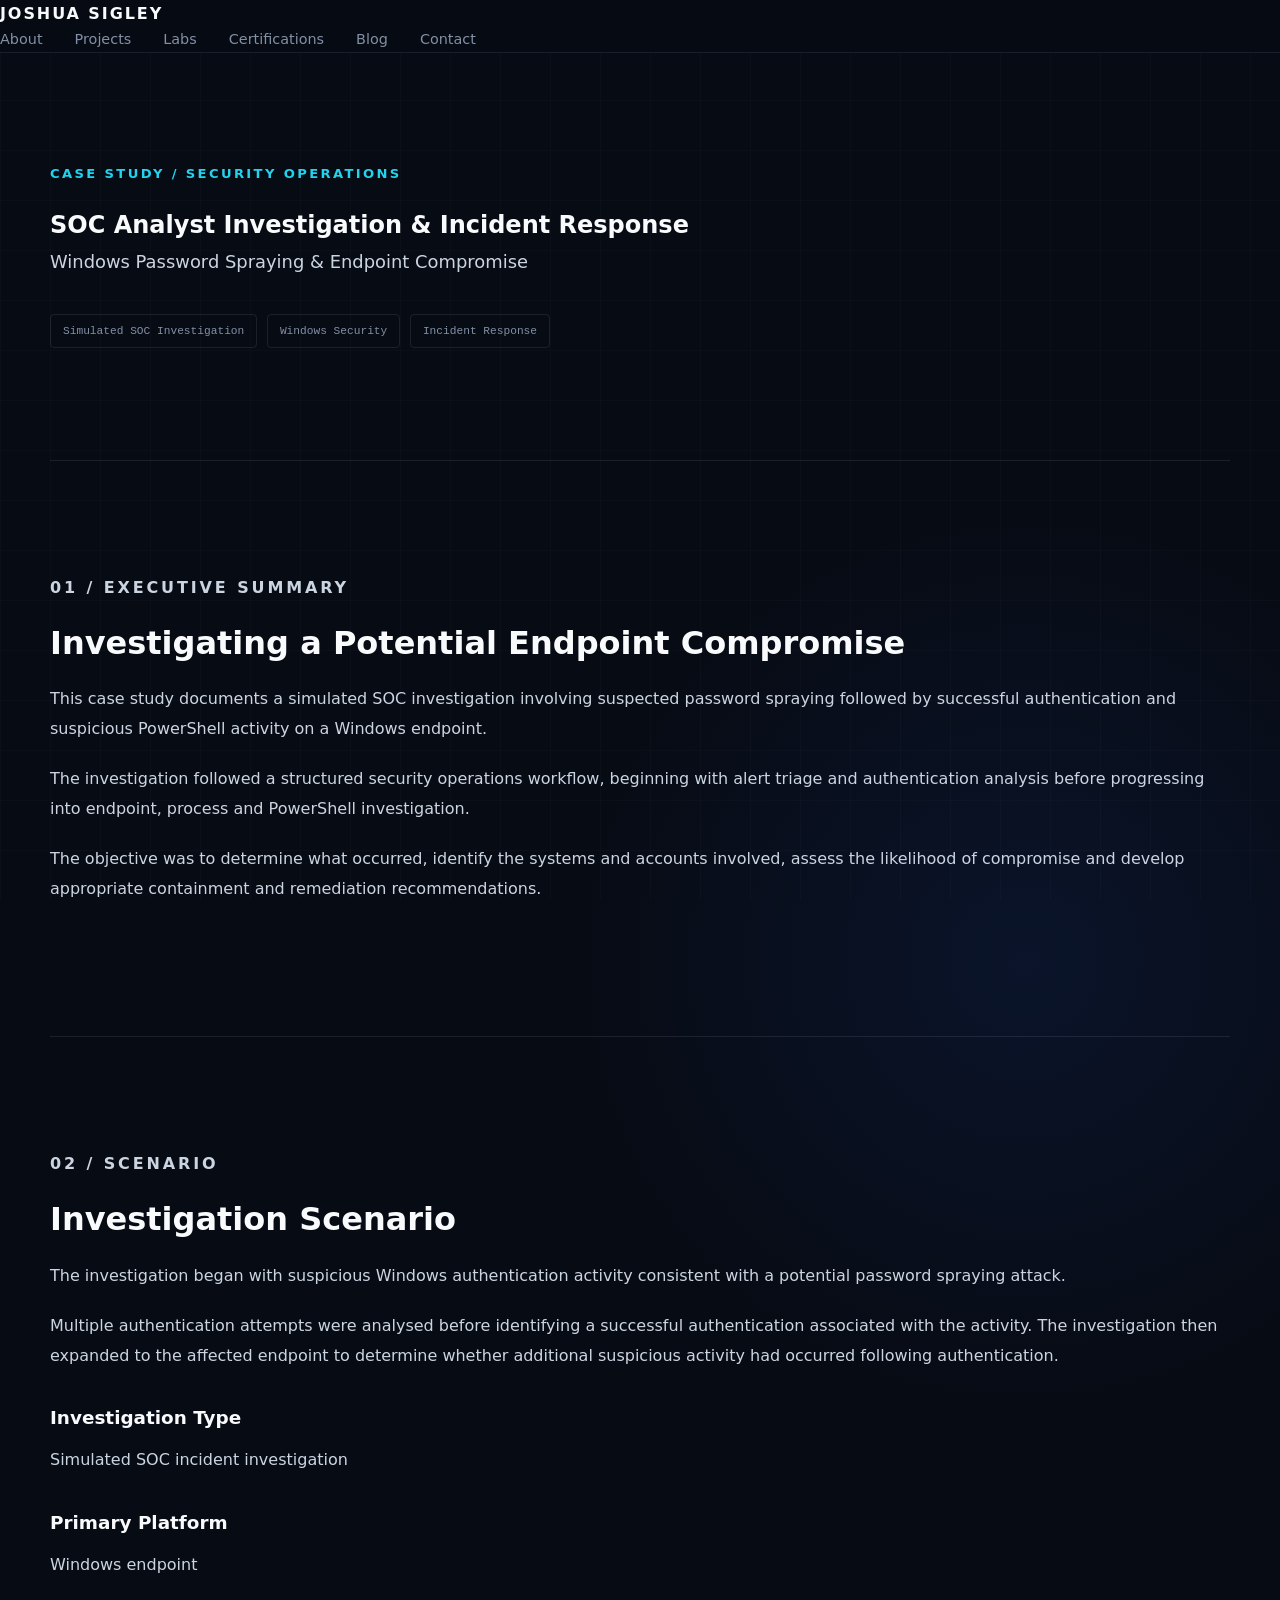
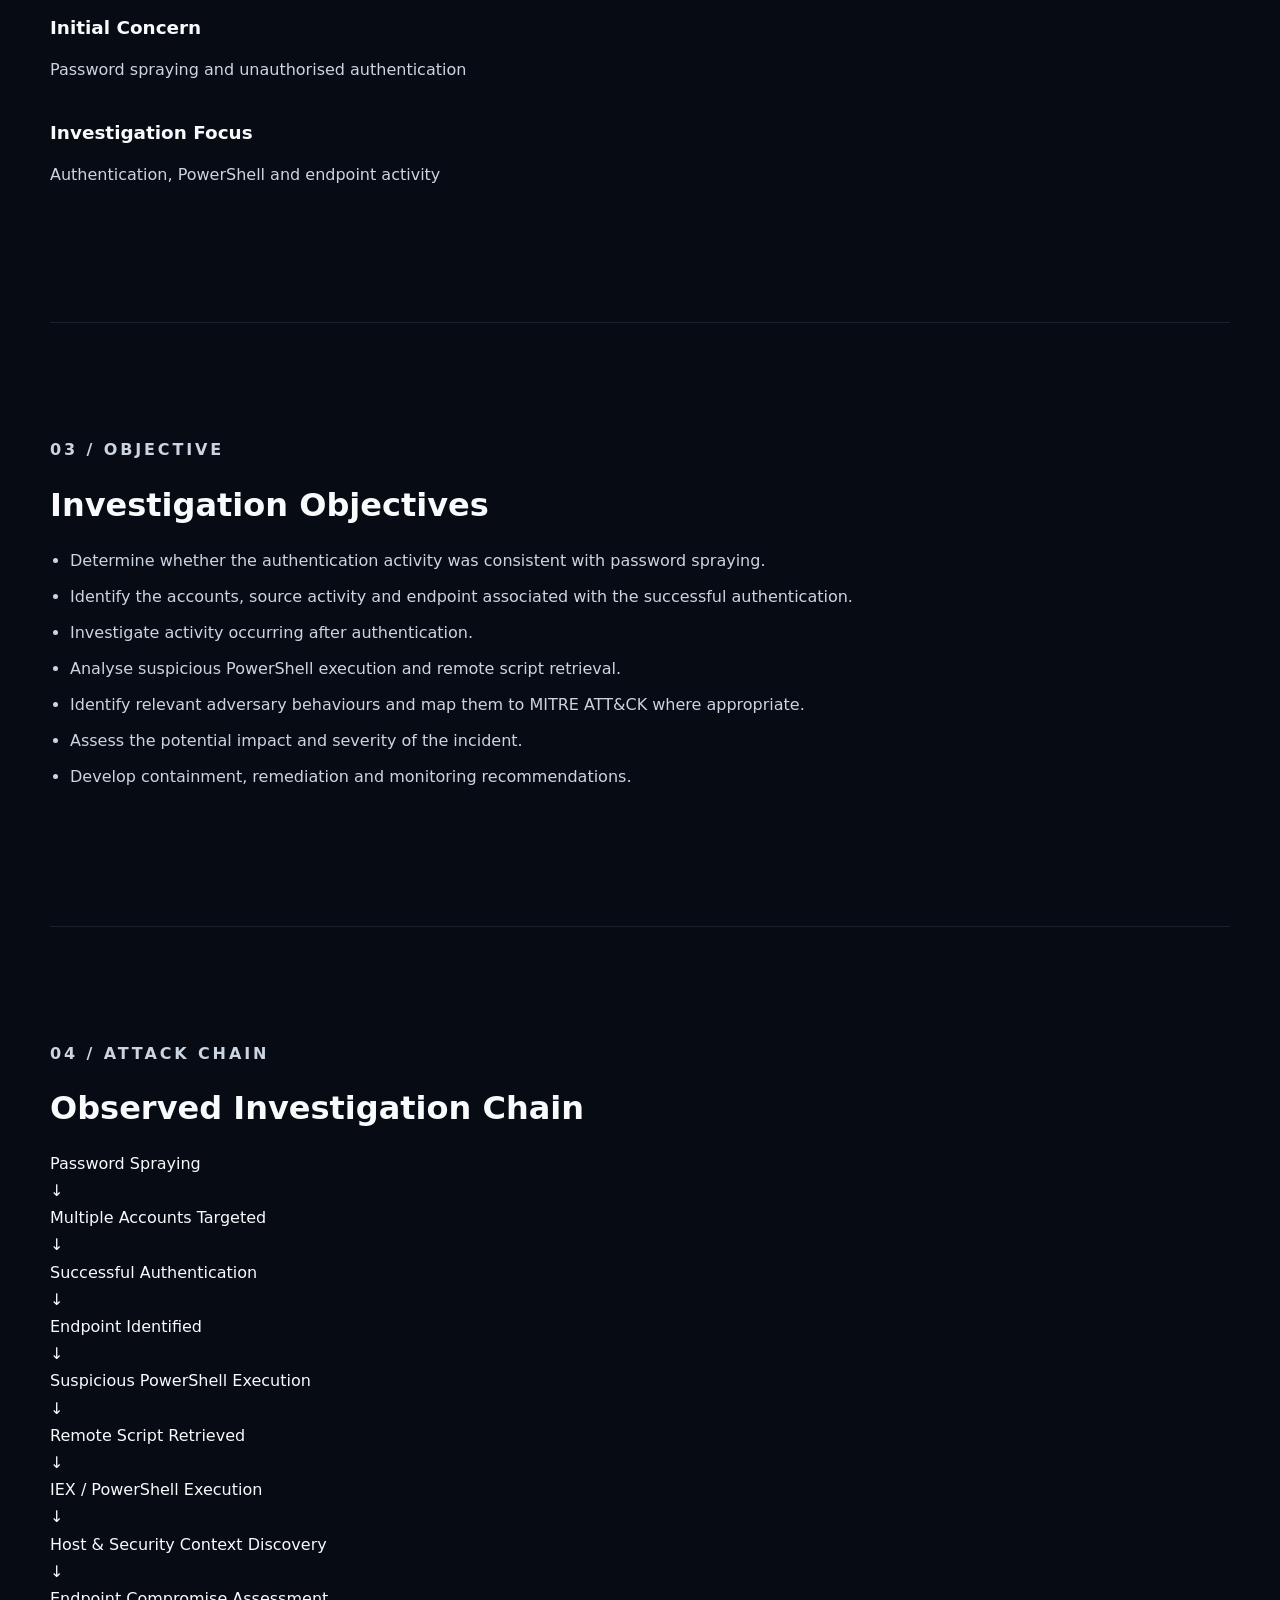
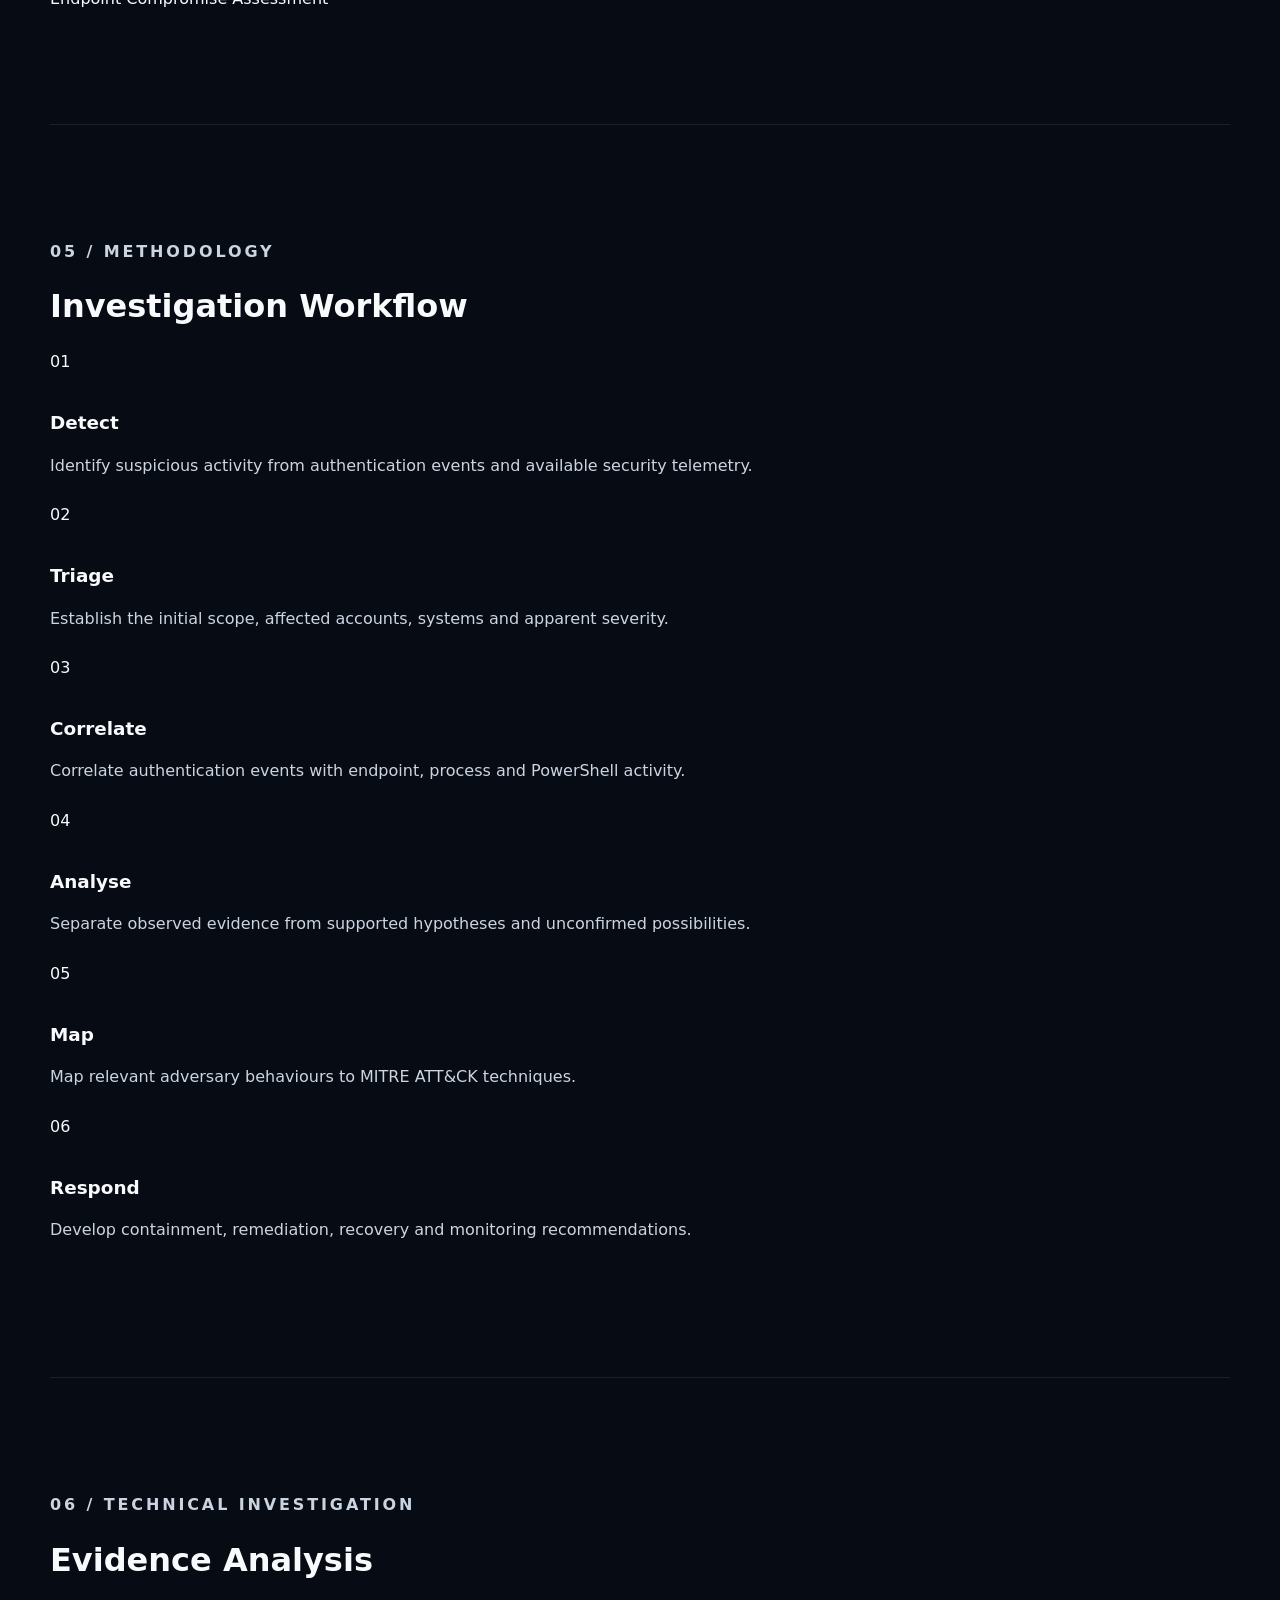
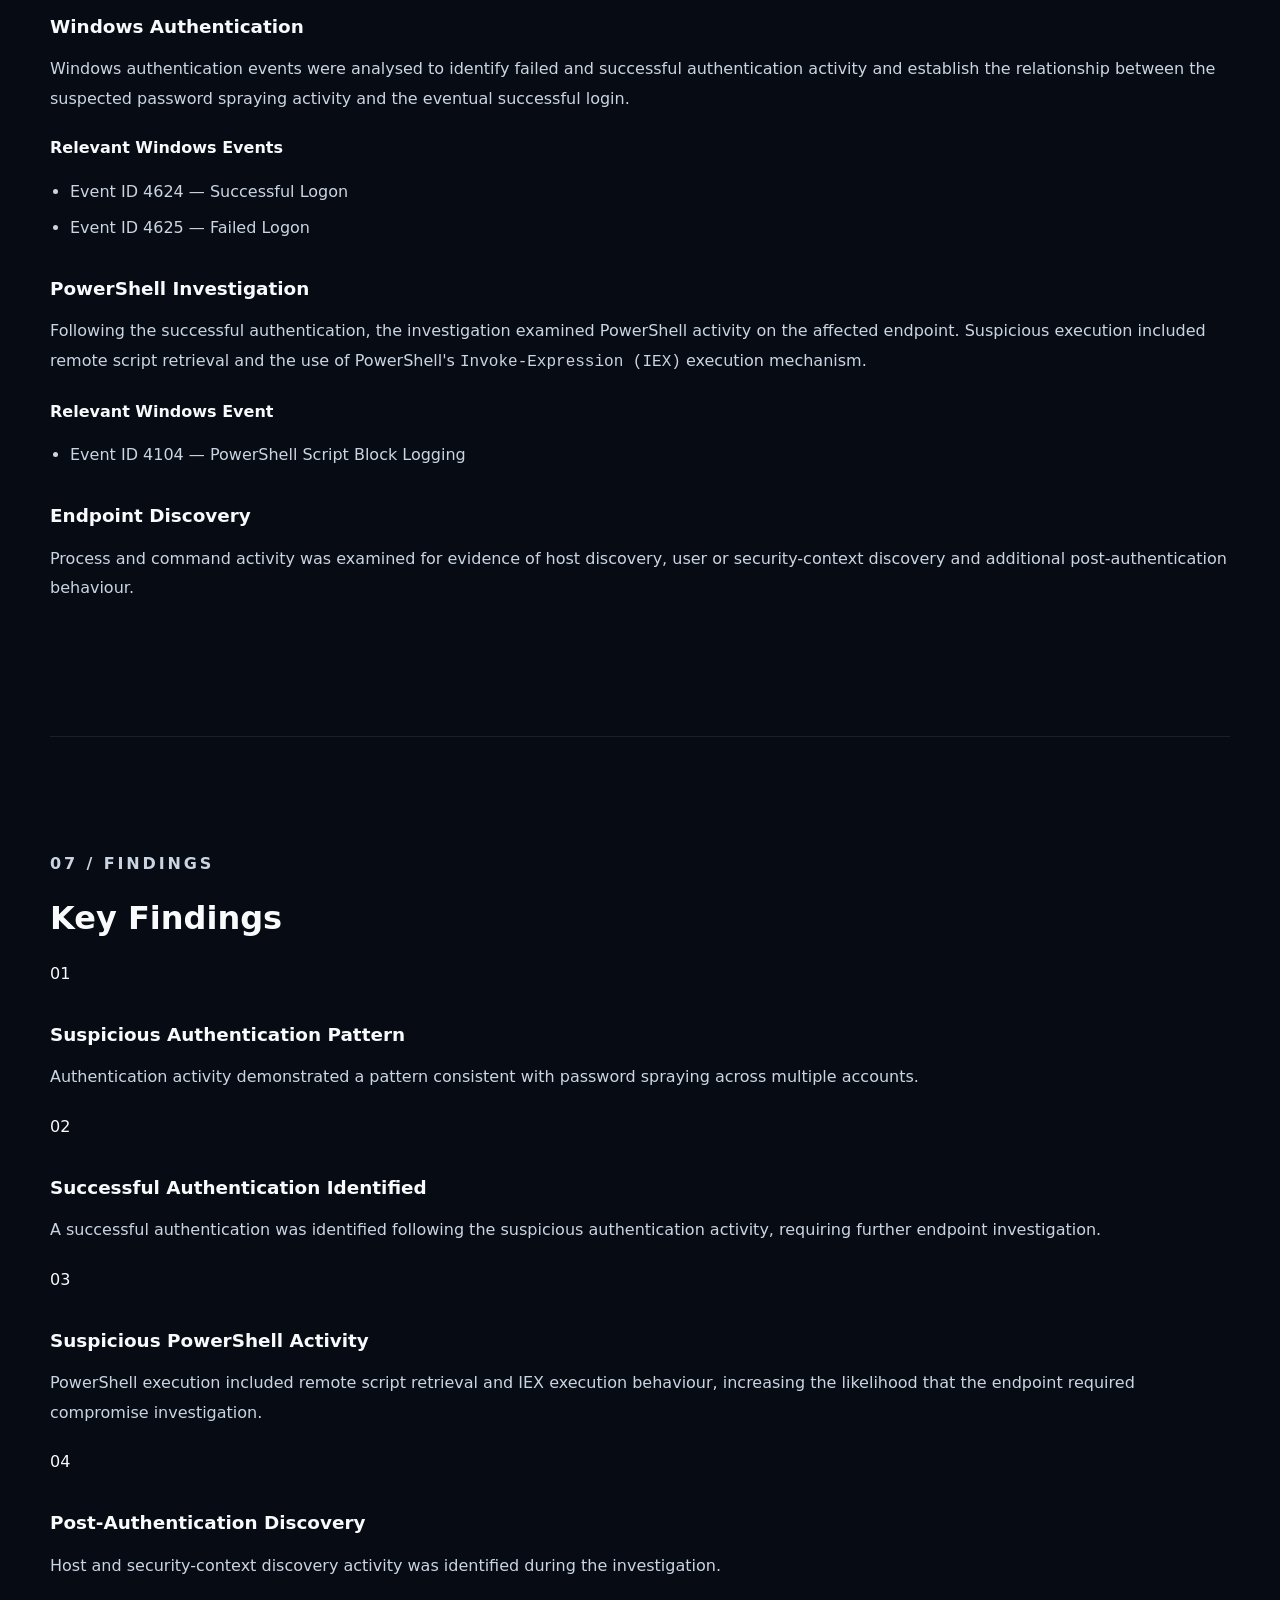
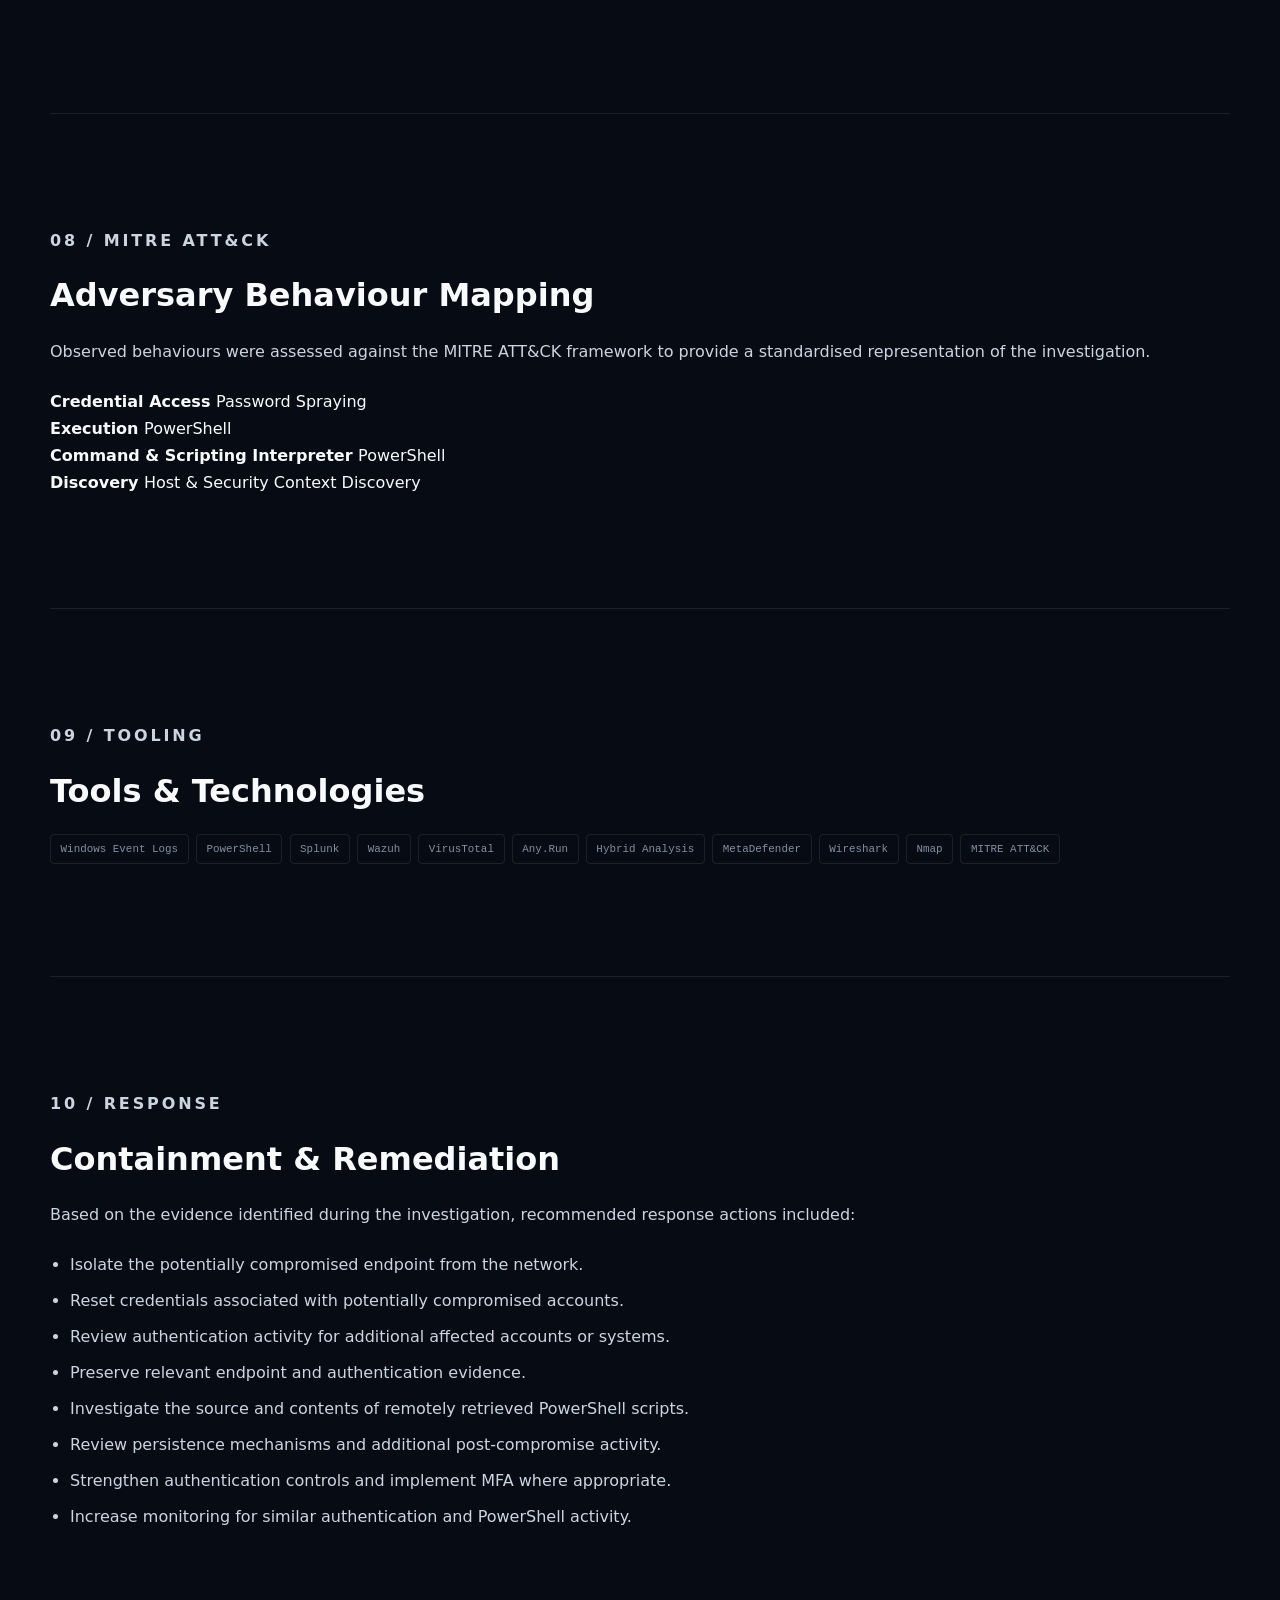
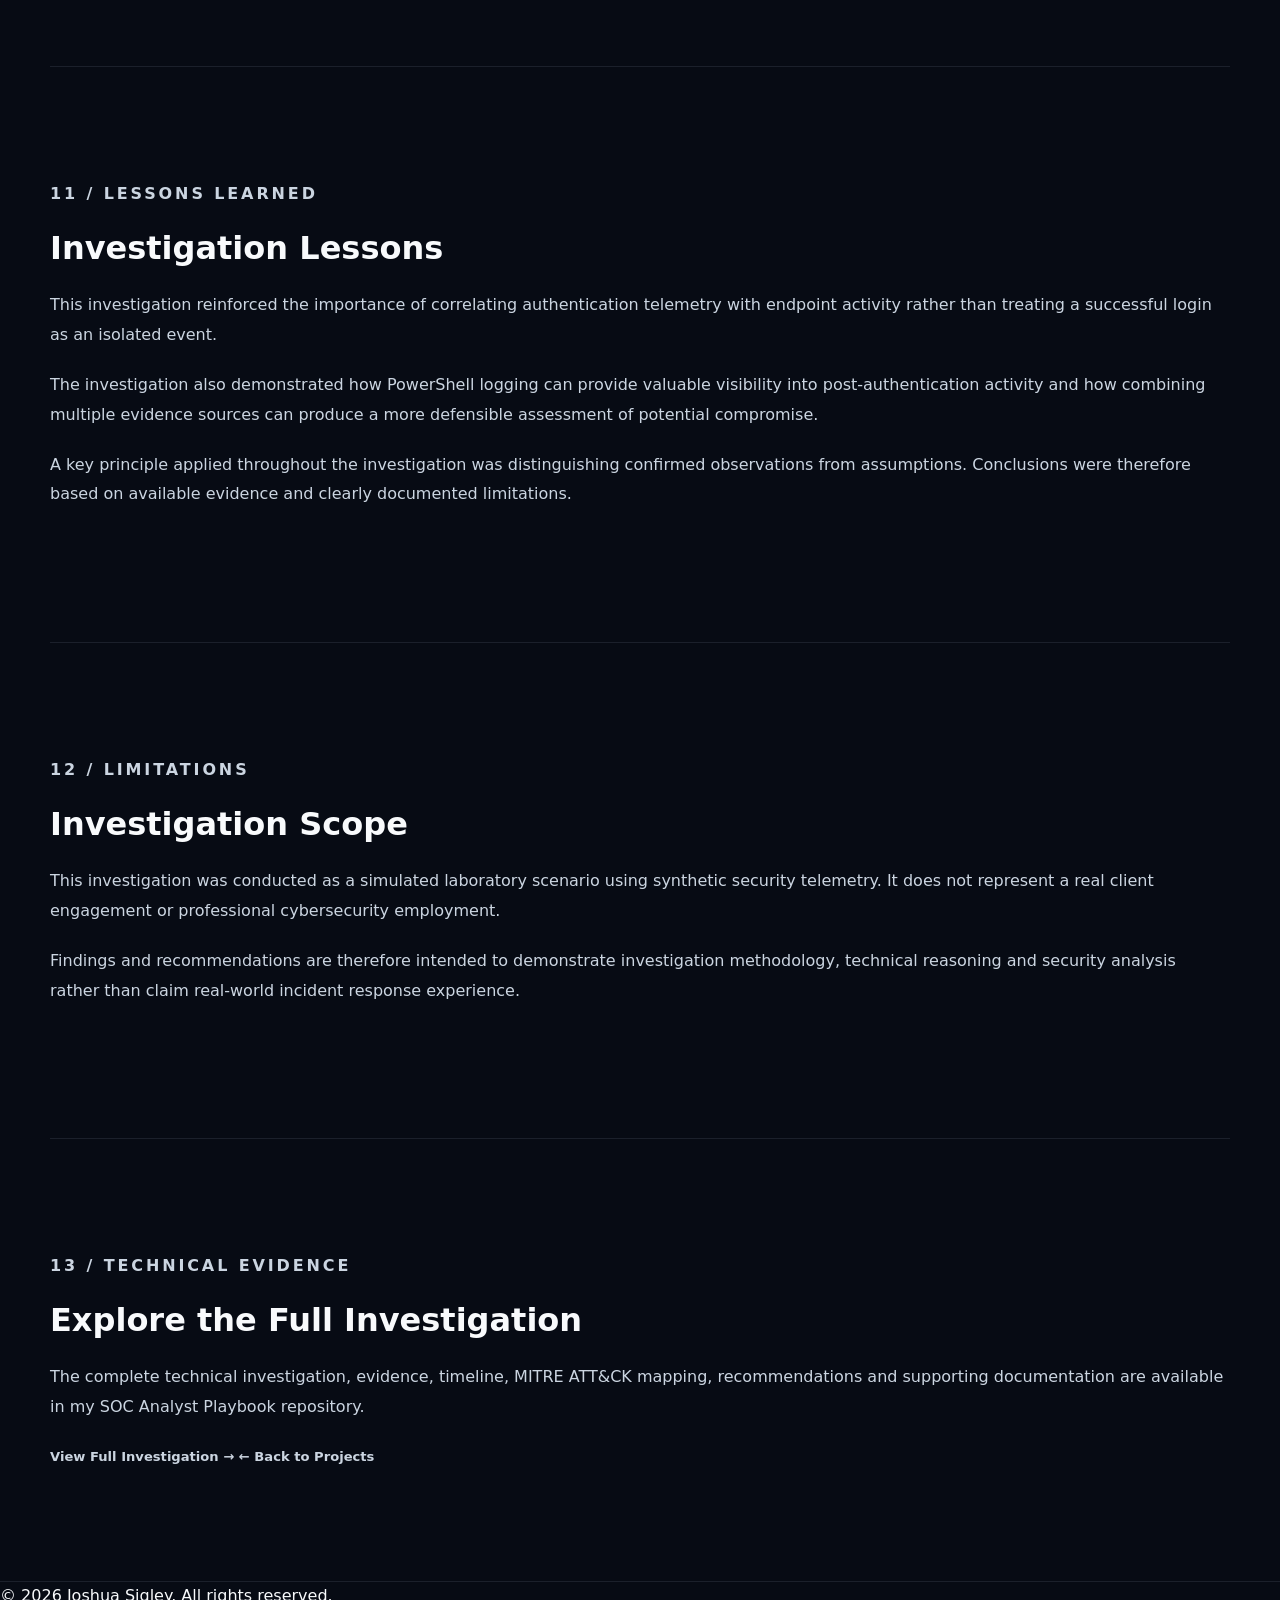
<file: case-studies/soc-analyst-investigation.html>
<!DOCTYPE html>
<html lang="en">
<head>

    <meta charset="UTF-8">

    <meta
        name="viewport"
        content="width=device-width, initial-scale=1.0"
    >

    <meta
        name="description"
        content="SOC Analyst Investigation and Incident Response case study by Joshua Sigley."
    >

    <title>
        SOC Investigation & Incident Response | Joshua Sigley
    </title>

    <link
        rel="stylesheet"
        href="../css/style.css"
    >

</head>


<body>


    <!-- Navigation -->

    <header class="site-header">

        <nav class="navbar">

            <a
                href="../index.html"
                class="logo"
            >
                JOSHUA SIGLEY
            </a>


            <div class="nav-links">

                <a href="../index.html#about">
                    About
                </a>

                <a href="../index.html#projects">
                    Projects
                </a>

                <a href="../index.html#labs">
                    Labs
                </a>

                <a href="../index.html#certifications">
                    Certifications
                </a>

                <a href="../index.html#blog">
                    Blog
                </a>

                <a href="../index.html#contact">
                    Contact
                </a>

            </div>

        </nav>

    </header>



    <!-- Case Study Hero -->

    <main>

        <section class="case-study-hero">

            <div class="container">

                <p class="eyebrow">
                    CASE STUDY / SECURITY OPERATIONS
                </p>

                <h1>
                    SOC Analyst Investigation
                    & Incident Response
                </h1>

                <p class="hero-description">
                    Windows Password Spraying & Endpoint Compromise
                </p>

                <div class="case-study-meta">

                    <span>
                        Simulated SOC Investigation
                    </span>

                    <span>
                        Windows Security
                    </span>

                    <span>
                        Incident Response
                    </span>

                </div>

            </div>

        </section>



        <!-- Executive Summary -->

        <section class="case-study-section">

            <div class="container">

                <p class="eyebrow">
                    01 / EXECUTIVE SUMMARY
                </p>

                <h2>
                    Investigating a Potential Endpoint Compromise
                </h2>

                <p>
                    This case study documents a simulated SOC investigation
                    involving suspected password spraying followed by
                    successful authentication and suspicious PowerShell
                    activity on a Windows endpoint.
                </p>

                <p>
                    The investigation followed a structured security
                    operations workflow, beginning with alert triage and
                    authentication analysis before progressing into endpoint,
                    process and PowerShell investigation.
                </p>

                <p>
                    The objective was to determine what occurred, identify
                    the systems and accounts involved, assess the likelihood
                    of compromise and develop appropriate containment and
                    remediation recommendations.
                </p>

            </div>

        </section>



        <!-- Scenario -->

        <section class="case-study-section">

            <div class="container">

                <p class="eyebrow">
                    02 / SCENARIO
                </p>

                <h2>
                    Investigation Scenario
                </h2>

                <p>
                    The investigation began with suspicious Windows
                    authentication activity consistent with a potential
                    password spraying attack.
                </p>

                <p>
                    Multiple authentication attempts were analysed before
                    identifying a successful authentication associated with
                    the activity. The investigation then expanded to the
                    affected endpoint to determine whether additional
                    suspicious activity had occurred following authentication.
                </p>

                <div class="info-grid">

                    <div class="info-card">

                        <h3>
                            Investigation Type
                        </h3>

                        <p>
                            Simulated SOC incident investigation
                        </p>

                    </div>


                    <div class="info-card">

                        <h3>
                            Primary Platform
                        </h3>

                        <p>
                            Windows endpoint
                        </p>

                    </div>


                    <div class="info-card">

                        <h3>
                            Initial Concern
                        </h3>

                        <p>
                            Password spraying and unauthorised authentication
                        </p>

                    </div>


                    <div class="info-card">

                        <h3>
                            Investigation Focus
                        </h3>

                        <p>
                            Authentication, PowerShell and endpoint activity
                        </p>

                    </div>

                </div>

            </div>

        </section>



        <!-- Investigation Objective -->

        <section class="case-study-section">

            <div class="container">

                <p class="eyebrow">
                    03 / OBJECTIVE
                </p>

                <h2>
                    Investigation Objectives
                </h2>

                <ul class="case-study-list">

                    <li>
                        Determine whether the authentication activity was
                        consistent with password spraying.
                    </li>

                    <li>
                        Identify the accounts, source activity and endpoint
                        associated with the successful authentication.
                    </li>

                    <li>
                        Investigate activity occurring after authentication.
                    </li>

                    <li>
                        Analyse suspicious PowerShell execution and remote
                        script retrieval.
                    </li>

                    <li>
                        Identify relevant adversary behaviours and map them
                        to MITRE ATT&CK where appropriate.
                    </li>

                    <li>
                        Assess the potential impact and severity of the
                        incident.
                    </li>

                    <li>
                        Develop containment, remediation and monitoring
                        recommendations.
                    </li>

                </ul>

            </div>

        </section>



        <!-- Attack Chain -->

        <section class="case-study-section">

            <div class="container">

                <p class="eyebrow">
                    04 / ATTACK CHAIN
                </p>

                <h2>
                    Observed Investigation Chain
                </h2>

                <div class="attack-chain">

                    <div>
                        Password Spraying
                    </div>

                    <span>↓</span>

                    <div>
                        Multiple Accounts Targeted
                    </div>

                    <span>↓</span>

                    <div>
                        Successful Authentication
                    </div>

                    <span>↓</span>

                    <div>
                        Endpoint Identified
                    </div>

                    <span>↓</span>

                    <div>
                        Suspicious PowerShell Execution
                    </div>

                    <span>↓</span>

                    <div>
                        Remote Script Retrieved
                    </div>

                    <span>↓</span>

                    <div>
                        IEX / PowerShell Execution
                    </div>

                    <span>↓</span>

                    <div>
                        Host & Security Context Discovery
                    </div>

                    <span>↓</span>

                    <div>
                        Endpoint Compromise Assessment
                    </div>

                </div>

            </div>

        </section>



        <!-- Investigation Methodology -->

        <section class="case-study-section">

            <div class="container">

                <p class="eyebrow">
                    05 / METHODOLOGY
                </p>

                <h2>
                    Investigation Workflow
                </h2>

                <div class="methodology-grid">

                    <div class="methodology-card">

                        <span>
                            01
                        </span>

                        <h3>
                            Detect
                        </h3>

                        <p>
                            Identify suspicious activity from authentication
                            events and available security telemetry.
                        </p>

                    </div>


                    <div class="methodology-card">

                        <span>
                            02
                        </span>

                        <h3>
                            Triage
                        </h3>

                        <p>
                            Establish the initial scope, affected accounts,
                            systems and apparent severity.
                        </p>

                    </div>


                    <div class="methodology-card">

                        <span>
                            03
                        </span>

                        <h3>
                            Correlate
                        </h3>

                        <p>
                            Correlate authentication events with endpoint,
                            process and PowerShell activity.
                        </p>

                    </div>


                    <div class="methodology-card">

                        <span>
                            04
                        </span>

                        <h3>
                            Analyse
                        </h3>

                        <p>
                            Separate observed evidence from supported
                            hypotheses and unconfirmed possibilities.
                        </p>

                    </div>


                    <div class="methodology-card">

                        <span>
                            05
                        </span>

                        <h3>
                            Map
                        </h3>

                        <p>
                            Map relevant adversary behaviours to MITRE ATT&CK
                            techniques.
                        </p>

                    </div>


                    <div class="methodology-card">

                        <span>
                            06
                        </span>

                        <h3>
                            Respond
                        </h3>

                        <p>
                            Develop containment, remediation, recovery and
                            monitoring recommendations.
                        </p>

                    </div>

                </div>

            </div>

        </section>



        <!-- Technical Investigation -->

        <section class="case-study-section">

            <div class="container">

                <p class="eyebrow">
                    06 / TECHNICAL INVESTIGATION
                </p>

                <h2>
                    Evidence Analysis
                </h2>

                <h3>
                    Windows Authentication
                </h3>

                <p>
                    Windows authentication events were analysed to identify
                    failed and successful authentication activity and establish
                    the relationship between the suspected password spraying
                    activity and the eventual successful login.
                </p>

                <div class="code-reference">

                    <strong>
                        Relevant Windows Events
                    </strong>

                    <ul>

                        <li>
                            Event ID 4624 — Successful Logon
                        </li>

                        <li>
                            Event ID 4625 — Failed Logon
                        </li>

                    </ul>

                </div>


                <h3>
                    PowerShell Investigation
                </h3>

                <p>
                    Following the successful authentication, the investigation
                    examined PowerShell activity on the affected endpoint.
                    Suspicious execution included remote script retrieval and
                    the use of PowerShell's
                    <code>Invoke-Expression (IEX)</code>
                    execution mechanism.
                </p>

                <div class="code-reference">

                    <strong>
                        Relevant Windows Event
                    </strong>

                    <ul>

                        <li>
                            Event ID 4104 — PowerShell Script Block Logging
                        </li>

                    </ul>

                </div>


                <h3>
                    Endpoint Discovery
                </h3>

                <p>
                    Process and command activity was examined for evidence of
                    host discovery, user or security-context discovery and
                    additional post-authentication behaviour.
                </p>

            </div>

        </section>



        <!-- Findings -->

        <section class="case-study-section">

            <div class="container">

                <p class="eyebrow">
                    07 / FINDINGS
                </p>

                <h2>
                    Key Findings
                </h2>

                <div class="finding-list">

                    <div class="finding">

                        <span class="finding-number">
                            01
                        </span>

                        <div>

                            <h3>
                                Suspicious Authentication Pattern
                            </h3>

                            <p>
                                Authentication activity demonstrated a pattern
                                consistent with password spraying across
                                multiple accounts.
                            </p>

                        </div>

                    </div>


                    <div class="finding">

                        <span class="finding-number">
                            02
                        </span>

                        <div>

                            <h3>
                                Successful Authentication Identified
                            </h3>

                            <p>
                                A successful authentication was identified
                                following the suspicious authentication
                                activity, requiring further endpoint
                                investigation.
                            </p>

                        </div>

                    </div>


                    <div class="finding">

                        <span class="finding-number">
                            03
                        </span>

                        <div>

                            <h3>
                                Suspicious PowerShell Activity
                            </h3>

                            <p>
                                PowerShell execution included remote script
                                retrieval and IEX execution behaviour,
                                increasing the likelihood that the endpoint
                                required compromise investigation.
                            </p>

                        </div>

                    </div>


                    <div class="finding">

                        <span class="finding-number">
                            04
                        </span>

                        <div>

                            <h3>
                                Post-Authentication Discovery
                            </h3>

                            <p>
                                Host and security-context discovery activity
                                was identified during the investigation.
                            </p>

                        </div>

                    </div>

                </div>

            </div>

        </section>



        <!-- MITRE -->

        <section class="case-study-section">

            <div class="container">

                <p class="eyebrow">
                    08 / MITRE ATT&CK
                </p>

                <h2>
                    Adversary Behaviour Mapping
                </h2>

                <p>
                    Observed behaviours were assessed against the MITRE ATT&CK
                    framework to provide a standardised representation of the
                    investigation.
                </p>

                <div class="mitre-grid">

                    <div class="mitre-card">

                        <strong>
                            Credential Access
                        </strong>

                        <span>
                            Password Spraying
                        </span>

                    </div>


                    <div class="mitre-card">

                        <strong>
                            Execution
                        </strong>

                        <span>
                            PowerShell
                        </span>

                    </div>


                    <div class="mitre-card">

                        <strong>
                            Command & Scripting Interpreter
                        </strong>

                        <span>
                            PowerShell
                        </span>

                    </div>


                    <div class="mitre-card">

                        <strong>
                            Discovery
                        </strong>

                        <span>
                            Host & Security Context Discovery
                        </span>

                    </div>

                </div>

            </div>

        </section>



        <!-- Tools -->

        <section class="case-study-section">

            <div class="container">

                <p class="eyebrow">
                    09 / TOOLING
                </p>

                <h2>
                    Tools & Technologies
                </h2>

                <div class="card-tags large-tags">

                    <span>
                        Windows Event Logs
                    </span>

                    <span>
                        PowerShell
                    </span>

                    <span>
                        Splunk
                    </span>

                    <span>
                        Wazuh
                    </span>

                    <span>
                        VirusTotal
                    </span>

                    <span>
                        Any.Run
                    </span>

                    <span>
                        Hybrid Analysis
                    </span>

                    <span>
                        MetaDefender
                    </span>

                    <span>
                        Wireshark
                    </span>

                    <span>
                        Nmap
                    </span>

                    <span>
                        MITRE ATT&CK
                    </span>

                </div>

            </div>

        </section>



        <!-- Response -->

        <section class="case-study-section">

            <div class="container">

                <p class="eyebrow">
                    10 / RESPONSE
                </p>

                <h2>
                    Containment & Remediation
                </h2>

                <p>
                    Based on the evidence identified during the investigation,
                    recommended response actions included:
                </p>

                <ul class="case-study-list">

                    <li>
                        Isolate the potentially compromised endpoint from
                        the network.
                    </li>

                    <li>
                        Reset credentials associated with potentially
                        compromised accounts.
                    </li>

                    <li>
                        Review authentication activity for additional
                        affected accounts or systems.
                    </li>

                    <li>
                        Preserve relevant endpoint and authentication
                        evidence.
                    </li>

                    <li>
                        Investigate the source and contents of remotely
                        retrieved PowerShell scripts.
                    </li>

                    <li>
                        Review persistence mechanisms and additional
                        post-compromise activity.
                    </li>

                    <li>
                        Strengthen authentication controls and implement
                        MFA where appropriate.
                    </li>

                    <li>
                        Increase monitoring for similar authentication and
                        PowerShell activity.
                    </li>

                </ul>

            </div>

        </section>



        <!-- Lessons Learned -->

        <section class="case-study-section">

            <div class="container">

                <p class="eyebrow">
                    11 / LESSONS LEARNED
                </p>

                <h2>
                    Investigation Lessons
                </h2>

                <p>
                    This investigation reinforced the importance of correlating
                    authentication telemetry with endpoint activity rather than
                    treating a successful login as an isolated event.
                </p>

                <p>
                    The investigation also demonstrated how PowerShell logging
                    can provide valuable visibility into post-authentication
                    activity and how combining multiple evidence sources can
                    produce a more defensible assessment of potential
                    compromise.
                </p>

                <p>
                    A key principle applied throughout the investigation was
                    distinguishing confirmed observations from assumptions.
                    Conclusions were therefore based on available evidence and
                    clearly documented limitations.
                </p>

            </div>

        </section>



        <!-- Limitations -->

        <section class="case-study-section">

            <div class="container">

                <p class="eyebrow">
                    12 / LIMITATIONS
                </p>

                <h2>
                    Investigation Scope
                </h2>

                <p>
                    This investigation was conducted as a simulated laboratory
                    scenario using synthetic security telemetry. It does not
                    represent a real client engagement or professional
                    cybersecurity employment.
                </p>

                <p>
                    Findings and recommendations are therefore intended to
                    demonstrate investigation methodology, technical reasoning
                    and security analysis rather than claim real-world
                    incident response experience.
                </p>

            </div>

        </section>



        <!-- Full Report -->

        <section class="case-study-section case-study-cta">

            <div class="container">

                <p class="eyebrow">
                    13 / TECHNICAL EVIDENCE
                </p>

                <h2>
                    Explore the Full Investigation
                </h2>

                <p>
                    The complete technical investigation, evidence,
                    timeline, MITRE ATT&CK mapping, recommendations and
                    supporting documentation are available in my SOC Analyst
                    Playbook repository.
                </p>

                <div class="case-study-actions">

                    <a
                        href="https://github.com/suavesigley/SOC_Analyst_playbook/tree/main/reports/005-Windows-Password-Spraying-Investigation"
                        class="project-link"
                        target="_blank"
                        rel="noopener noreferrer"
                    >
                        View Full Investigation →
                    </a>

                    <a
                        href="../index.html#projects"
                        class="project-link secondary-link"
                    >
                        ← Back to Projects
                    </a>

                </div>

            </div>

        </section>

    </main>



    <!-- Footer -->

    <footer class="site-footer">

        <p>
            © 2026 Joshua Sigley. All rights reserved.
        </p>

    </footer>


</body>

</html>
</file>
<file: css/style.css>
:root {
    --background: #070b14;
    --surface: #0d1422;
    --surface-light: #131d2e;

    --primary: #3b82f6;
    --primary-dark: #2563eb;
    --accent: #22d3ee;

    --text: #f8fafc;
    --text-secondary: #cbd5e1;
    --text-muted: #8290a5;

    --border: rgba(148, 163, 184, 0.14);
    --border-strong: rgba(59, 130, 246, 0.35);

    --success: #22c55e;

    --max-width: 1180px;

    --radius: 10px;
}


/* =========================
   RESET
========================= */

* {
    margin: 0;
    padding: 0;
    box-sizing: border-box;
}


/* =========================
   BASE
========================= */

html {
    scroll-behavior: smooth;
}

body {
    background:
        radial-gradient(
            circle at 80% 10%,
            rgba(37, 99, 235, 0.10),
            transparent 28rem
        ),
        var(--background);

    color: var(--text);

    font-family:
        Inter,
        ui-sans-serif,
        system-ui,
        -apple-system,
        BlinkMacSystemFont,
        "Segoe UI",
        sans-serif;

    line-height: 1.7;

    -webkit-font-smoothing: antialiased;
}

body::before {
    content: "";

    position: fixed;

    inset: 0;

    pointer-events: none;

    opacity: 0.035;

    background-image:
        linear-gradient(
            rgba(255, 255, 255, 0.5) 1px,
            transparent 1px
        ),
        linear-gradient(
            90deg,
            rgba(255, 255, 255, 0.5) 1px,
            transparent 1px
        );

    background-size: 50px 50px;
}

a {
    color: inherit;
    text-decoration: none;
}


/* =========================
   HEADER
========================= */

.site-header {
    position: sticky;

    top: 0;

    z-index: 1000;

    border-bottom: 1px solid var(--border);

    background: rgba(7, 11, 20, 0.88);

    backdrop-filter: blur(16px);
}

.navigation {
    width: min(100% - 3rem, var(--max-width));

    min-height: 76px;

    margin: 0 auto;

    display: flex;

    align-items: center;

    justify-content: space-between;

    gap: 2rem;
}

.logo {
    font-size: 1rem;

    font-weight: 750;

    letter-spacing: 0.12em;

    white-space: nowrap;
}

.nav-links {
    display: flex;

    align-items: center;

    gap: 2rem;
}

.nav-links a {
    color: var(--text-muted);

    font-size: 0.9rem;

    font-weight: 500;

    transition: color 0.2s ease;
}

.nav-links a:hover {
    color: var(--text);
}

.nav-contact {
    padding: 0.6rem 1rem;

    border: 1px solid var(--border);

    border-radius: 6px;

    color: var(--text-secondary);

    font-size: 0.85rem;

    font-weight: 600;

    transition:
        border-color 0.2s ease,
        color 0.2s ease;
}

.nav-contact:hover {
    border-color: var(--primary);

    color: var(--text);
}


/* =========================
   MAIN
========================= */

main {
    overflow: hidden;
}


/* =========================
   HERO
========================= */

.hero {
    width: min(100% - 3rem, var(--max-width));

    min-height: calc(100vh - 76px);

    margin: 0 auto;

    padding: 7rem 0;

    display: grid;

    grid-template-columns:
        minmax(0, 1.35fr)
        minmax(320px, 0.65fr);

    align-items: center;

    gap: 5rem;
}

.hero-content {
    position: relative;

    z-index: 2;
}

.eyebrow {
    margin-bottom: 1.4rem;

    color: var(--accent);

    font-size: 0.82rem;

    font-weight: 650;

    letter-spacing: 0.18em;

    line-height: 1.4;
}

.hero h1 {
    max-width: 850px;

    margin-bottom: 2rem;

    font-size: clamp(3.5rem, 6.5vw, 6.3rem);

    line-height: 0.98;

    letter-spacing: -0.055em;

    font-weight: 750;
}

.hero-description {
    max-width: 650px;

    margin-bottom: 2.25rem;

    color: var(--text-secondary);

    font-size: 1.12rem;

    line-height: 1.8;
}

.hero-actions {
    display: flex;

    flex-wrap: wrap;

    gap: 0.75rem;
}

.button {
    display: inline-flex;

    align-items: center;

    justify-content: center;

    min-height: 48px;

    padding: 0.75rem 1.3rem;

    border-radius: 6px;

    font-size: 0.86rem;

    font-weight: 650;

    transition:
        transform 0.2s ease,
        background 0.2s ease,
        border-color 0.2s ease;
}

.button:hover {
    transform: translateY(-2px);
}

.button-primary {
    background: var(--primary);

    border: 1px solid var(--primary);

    color: white;
}

.button-primary:hover {
    background: var(--primary-dark);
}

.button-secondary {
    border: 1px solid var(--border-strong);

    color: var(--text-secondary);
}

.button-secondary:hover {
    border-color: var(--primary);

    color: var(--text);
}

.social-links {
    display: flex;

    align-items: center;

    gap: 0.75rem;

    margin-top: 1.5rem;

    color: var(--text-muted);

    font-size: 0.85rem;
}

.social-links a:hover {
    color: var(--accent);
}


/* =========================
   SECURITY PROFILE PANEL
========================= */

.hero-panel {
    position: relative;

    padding: 1.75rem;

    border: 1px solid var(--border);

    border-radius: var(--radius);

    background:
        linear-gradient(
            145deg,
            rgba(19, 29, 46, 0.95),
            rgba(13, 20, 34, 0.95)
        );

    box-shadow:
        0 30px 80px rgba(0, 0, 0, 0.25);

    overflow: hidden;
}

.hero-panel::before {
    content: "";

    position: absolute;

    width: 220px;

    height: 220px;

    top: -100px;

    right: -80px;

    border-radius: 50%;

    background: rgba(37, 99, 235, 0.12);

    filter: blur(20px);
}

.panel-header {
    position: relative;

    display: flex;

    justify-content: space-between;

    align-items: center;

    margin-bottom: 1.4rem;

    font-size: 0.78rem;

    font-weight: 650;

    letter-spacing: 0.12em;

    color: var(--text-secondary);
}

.status-indicator {
    color: var(--success);

    font-size: 0.7rem;
}

.status-indicator::before {
    content: "";

    display: inline-block;

    width: 7px;

    height: 7px;

    margin-right: 7px;

    border-radius: 50%;

    background: var(--success);

    box-shadow: 0 0 10px var(--success);
}

.panel-line {
    height: 1px;

    margin-bottom: 0.5rem;

    background: var(--border);
}

.profile-item {
    display: flex;

    justify-content: space-between;

    gap: 1rem;

    padding: 1.1rem 0;

    border-bottom: 1px solid var(--border);

    font-size: 0.85rem;
}

.profile-item span {
    color: var(--text-muted);
}

.profile-item strong {
    color: var(--text-secondary);

    text-align: right;

    font-weight: 600;
}

.panel-footer {
    display: flex;

    justify-content: space-between;

    margin-top: 1.3rem;

    color: var(--text-muted);

    font-size: 0.7rem;

    letter-spacing: 0.1em;
}


/* =========================
   SECTIONS
========================= */

section:not(.hero) {
    width: min(100% - 3rem, var(--max-width));

    margin: 0 auto;

    padding: 7rem 0;
}

.section-heading {
    max-width: 720px;

    margin-bottom: 3rem;
}

.section-heading h2 {
    margin-bottom: 1rem;

    font-size: clamp(2.4rem, 4vw, 3.5rem);

    line-height: 1.05;

    letter-spacing: -0.035em;

    font-weight: 700;
}

.section-heading > p:last-child {
    color: var(--text-muted);

    font-size: 1.05rem;
}


/* =========================
   CAPABILITIES
========================= */

.capability-grid {
    display: grid;

    grid-template-columns: repeat(3, 1fr);

    gap: 1rem;
}

.capability-card {
    padding: 1.75rem;

    border: 1px solid var(--border);

    border-radius: var(--radius);

    background: rgba(13, 20, 34, 0.65);

    transition:
        transform 0.25s ease,
        border-color 0.25s ease;
}

.capability-card:hover {
    transform: translateY(-4px);

    border-color: var(--border-strong);
}

.card-number {
    display: block;

    margin-bottom: 2rem;

    color: var(--accent);

    font-family: monospace;

    font-size: 0.8rem;

    font-weight: 600;
}

.capability-card h3,
.project-card h3,
.lab-card h3 {
    margin-bottom: 0.75rem;

    font-size: 1.25rem;

    line-height: 1.3;

    font-weight: 650;
}

.capability-card p,
.project-card p,
.lab-card p {
    color: var(--text-muted);

    font-size: 0.92rem;

    line-height: 1.75;
}

.card-tags {
    display: flex;

    flex-wrap: wrap;

    gap: 0.45rem;

    margin-top: 1.5rem;
}

.card-tags span {
    padding: 0.3rem 0.6rem;

    border: 1px solid var(--border);

    border-radius: 4px;

    color: var(--text-muted);

    font-family: monospace;

    font-size: 0.68rem;
}


/* =========================
   PROJECTS
========================= */

.project-grid {
    display: grid;

    grid-template-columns: repeat(2, 1fr);

    gap: 1rem;
}

.project-card {
    position: relative;

    padding: 2rem;

    min-height: 330px;

    display: flex;

    flex-direction: column;

    border: 1px solid var(--border);

    border-radius: var(--radius);

    background: var(--surface);

    transition:
        transform 0.25s ease,
        border-color 0.25s ease;
}

.project-card:hover {
    transform: translateY(-4px);

    border-color: var(--border-strong);
}

.project-number {
    margin-bottom: 2.5rem;

    color: var(--text-muted);

    font-family: monospace;

    font-size: 0.8rem;
}

.project-type {
    margin-bottom: 0.65rem;

    color: var(--accent);

    font-family: monospace;

    font-size: 0.72rem;

    font-weight: 600;

    letter-spacing: 0.1em;
}

.project-card h3 {
    font-size: 1.55rem;
}

.project-link {
    margin-top: auto;

    padding-top: 2rem;

    color: var(--text-secondary);

    font-size: 0.82rem;

    font-weight: 600;

    transition: color 0.2s ease;
}

.project-link:hover {
    color: var(--accent);
}


/* =========================
   CASE STUDY
========================= */

.case-study {
    width: min(100% - 3rem, 920px);

    margin: 0 auto;

    padding: 7rem 0 8rem;
}

.case-study-header {
    max-width: 850px;

    margin-bottom: 4.5rem;
}

.case-study-header .eyebrow {
    margin-bottom: 1.5rem;
}

.case-study-header h1 {
    max-width: 850px;

    margin-bottom: 1.5rem;

    font-size: clamp(3rem, 6vw, 5.2rem);

    line-height: 1;

    letter-spacing: -0.045em;

    font-weight: 700;
}

.case-study-intro {
    max-width: 720px;

    color: var(--text-secondary);

    font-size: 1.1rem;

    line-height: 1.85;
}

.case-study-meta {
    display: flex;

    flex-wrap: wrap;

    gap: 0.6rem;

    margin-top: 1.75rem;
}

.case-study-meta span {
    padding: 0.4rem 0.75rem;

    border: 1px solid var(--border);

    border-radius: 4px;

    color: var(--text-muted);

    font-family: monospace;

    font-size: 0.7rem;
}

.case-study-section {
    margin-top: 4rem;

    padding-top: 3rem;

    border-top: 1px solid var(--border);
}

.case-study-section h2 {
    margin-bottom: 1.4rem;

    font-size: 2rem;

    line-height: 1.2;

    font-weight: 650;
}

.case-study-section h3 {
    margin-top: 2rem;

    margin-bottom: 0.75rem;

    font-size: 1.15rem;

    font-weight: 650;
}

.case-study-section p {
    margin-bottom: 1.3rem;

    color: var(--text-secondary);

    font-size: 1rem;

    line-height: 1.85;
}

.case-study-section ul {
    margin: 1rem 0 1.5rem 1.25rem;

    color: var(--text-secondary);

    font-size: 1rem;
}

.case-study-section li {
    margin-bottom: 0.55rem;
}

.case-study-code {
    margin: 2rem 0;

    padding: 1.5rem;

    border: 1px solid var(--border);

    border-radius: var(--radius);

    background: #050912;

    overflow-x: auto;
}

.case-study-code pre {
    color: var(--text-secondary);

    font-family: monospace;

    font-size: 0.8rem;

    line-height: 1.7;
}

.case-study-back {
    display: inline-flex;

    margin-top: 4rem;

    color: var(--text-secondary);

    font-size: 0.82rem;

    font-weight: 600;

    transition: color 0.2s ease;
}

.case-study-back:hover {
    color: var(--accent);
}


/* =========================
   ABOUT
========================= */

#about {
    display: grid;

    grid-template-columns: 0.9fr 1.1fr;

    gap: 5rem;

    align-items: start;
}

#about .section-heading {
    margin-bottom: 0;
}

.about-content {
    max-width: 650px;
}

.about-content p {
    margin-bottom: 1.5rem;

    color: var(--text-secondary);

    font-size: 1.05rem;
}


/* =========================
   LABS
========================= */

.lab-grid {
    display: grid;

    grid-template-columns: repeat(3, 1fr);

    gap: 1rem;
}

.lab-card {
    padding: 1.75rem;

    border-left: 2px solid var(--primary);

    background: var(--surface);
}


/* =========================
   CERTIFICATIONS
========================= */

.certification-list {
    border-top: 1px solid var(--border);
}

.certification-item {
    display: grid;

    grid-template-columns: 60px 1fr auto;

    gap: 1rem;

    align-items: center;

    padding: 1.3rem 0;

    border-bottom: 1px solid var(--border);
}

.certification-item span {
    color: var(--accent);

    font-family: monospace;

    font-size: 0.8rem;
}

.certification-item strong {
    font-size: 1rem;

    font-weight: 600;
}

.certification-item small {
    color: var(--text-muted);

    font-size: 0.78rem;
}


/* =========================
   ADDITIONAL TRAINING
========================= */

.additional-training {
    margin-top: 4rem;
}

.training-grid {
    display: grid;

    grid-template-columns: repeat(3, 1fr);

    gap: 1rem;
}

.training-grid > div {
    padding: 1.5rem;

    border: 1px solid var(--border);

    border-radius: var(--radius);

    background: rgba(13, 20, 34, 0.5);
}

.training-grid strong {
    display: block;

    margin-bottom: 0.5rem;

    color: var(--text-secondary);

    font-size: 0.92rem;

    font-weight: 600;
}

.training-grid p {
    color: var(--text-muted);

    font-size: 0.8rem;
}


/* =========================
   CONTACT
========================= */

.contact-panel {
    padding: 4rem;

    border: 1px solid var(--border-strong);

    border-radius: var(--radius);

    background:
        radial-gradient(
            circle at 80% 20%,
            rgba(37, 99, 235, 0.12),
            transparent 25rem
        ),
        var(--surface);
}

.contact-panel h2 {
    margin-bottom: 1rem;

    font-size: clamp(2.6rem, 5vw, 4rem);

    line-height: 1;

    font-weight: 700;
}

.contact-panel p:not(.eyebrow) {
    max-width: 600px;

    margin-bottom: 2rem;

    color: var(--text-muted);

    font-size: 1rem;
}


/* =========================
   BLOG ARTICLE
========================= */

.blog-post {
    width: min(100% - 3rem, 920px);

    margin: 0 auto;

    padding: 7rem 0 8rem;
}

.blog-post > .section-heading {
    max-width: 850px;

    margin: 0 auto 4.5rem;

    text-align: left;
}

.blog-post > .section-heading .eyebrow {
    margin-bottom: 1.5rem;
}

.blog-post > .section-heading h1 {
    max-width: 850px;

    margin-bottom: 1.5rem;

    font-size: clamp(3rem, 6vw, 5.2rem);

    line-height: 1;

    letter-spacing: -0.045em;

    font-weight: 700;
}

.blog-post > .section-heading p:last-child {
    max-width: 720px;

    margin: 0;

    color: var(--text-secondary);

    font-size: 1.1rem;

    line-height: 1.85;
}

.blog-content {
    width: min(100%, 720px);

    margin: 0 auto;
}

.blog-content p {
    margin: 0 0 30px;

    color: var(--text-secondary);

    font-size: 1rem;

    line-height: 1.9;
}

.blog-content h2 {
    margin: 68px 0 24px;

    color: var(--text);

    font-size: 2rem;

    line-height: 1.2;

    font-weight: 650;

    letter-spacing: -0.02em;
}

.blog-content ul {
    margin: 0 0 34px;

    padding-left: 25px;

    color: var(--text-secondary);

    font-size: 1rem;
}

.blog-content li {
    margin-bottom: 14px;

    line-height: 1.8;
}

.blog-content strong {
    color: var(--text);

    font-weight: 600;
}


/* =========================
   FOOTER
========================= */

footer {
    border-top: 1px solid var(--border);
}

.footer-content {
    width: min(100% - 3rem, var(--max-width));

    margin: 0 auto;

    padding: 2rem 0;

    display: flex;

    justify-content: space-between;

    gap: 1rem;

    color: var(--text-muted);

    font-size: 0.75rem;
}

.footer-content strong {
    color: var(--text-secondary);

    letter-spacing: 0.08em;
}


/* =========================
   RESPONSIVE
========================= */

@media (max-width: 900px) {

    .navigation {
        width: min(100% - 2rem, var(--max-width));
    }

    .nav-links {
        display: none;
    }

    .hero {
        width: min(100% - 2rem, var(--max-width));

        grid-template-columns: 1fr;

        gap: 3rem;

        padding: 5rem 0;
    }

    .hero-panel {
        max-width: 600px;
    }

    section:not(.hero) {
        width: min(100% - 2rem, var(--max-width));

        padding: 5rem 0;
    }

    .capability-grid,
    .lab-grid,
    .training-grid {
        grid-template-columns: 1fr;
    }

    #about {
        grid-template-columns: 1fr;

        gap: 2rem;
    }

    .case-study {
        width: min(100% - 2rem, 900px);

        padding: 5rem 0;
    }

    .blog-post {
        width: min(100% - 2rem, 920px);

        padding: 5rem 0 6rem;
    }
}


@media (max-width: 650px) {

    .navigation {
        min-height: 68px;
    }

    .logo {
        font-size: 0.9rem;
    }

    .hero h1 {
        font-size: clamp(2.8rem, 14vw, 4.5rem);
    }

    .project-grid {
        grid-template-columns: 1fr;
    }

    .project-card {
        min-height: 300px;
    }

    .contact-panel {
        padding: 2rem;
    }

    .certification-item {
        grid-template-columns: 40px 1fr;
    }

    .certification-item small {
        grid-column: 2;
    }

    .footer-content {
        flex-direction: column;
    }

    .case-study-header h1,
    .blog-post > .section-heading h1 {
        font-size: clamp(2.5rem, 12vw, 4rem);
    }

    .blog-content {
        width: 100%;
    }

    .blog-content p {
        font-size: 0.98rem;
    }
}
/* =========================================
   TRYHACKME PROFILE
========================================= */

.tryhackme-card {
    width: min(100% - 3rem, var(--max-width));

    margin: 3rem auto 0;

    padding: 2rem;

    display: grid;

    grid-template-columns: minmax(0, 1.5fr) minmax(280px, 0.9fr);

    gap: 2rem;

    border: 1px solid var(--border-strong);

    border-radius: var(--radius);

    background:
        linear-gradient(
            145deg,
            rgba(19, 29, 46, 0.95),
            rgba(13, 20, 34, 0.95)
        );

    box-shadow:
        0 20px 60px rgba(0, 0, 0, 0.18);

    transition:
        transform 0.25s ease,
        border-color 0.25s ease;
}

.tryhackme-card:hover {
    transform: translateY(-4px);

    border-color: var(--primary);
}


/* =========================================
   LEFT SIDE
========================================= */

.tryhackme-main {
    min-width: 0;
}

.tryhackme-header {
    display: flex;

    align-items: flex-start;

    justify-content: space-between;

    gap: 2rem;

    padding-bottom: 1.5rem;

    border-bottom: 1px solid var(--border);
}

.tryhackme-header .eyebrow {
    margin-bottom: 0.75rem;
}

.tryhackme-header h3 {
    margin: 0;

    font-size: 2rem;

    line-height: 1.2;
}


/* =========================================
   STATUS
========================================= */

.tryhackme-status {
    padding: 0.4rem 0.75rem;

    border: 1px solid rgba(34, 197, 94, 0.35);

    border-radius: 4px;

    color: var(--success);

    font-family: monospace;

    font-size: 0.65rem;

    font-weight: 700;

    letter-spacing: 0.08em;

    white-space: nowrap;
}


/* =========================================
   STATS
========================================= */

.tryhackme-stats {
    display: grid;

    grid-template-columns: repeat(3, 1fr);

    margin-top: 1.25rem;

    border-bottom: 1px solid var(--border);
}

.tryhackme-stat {
    padding: 1.25rem 1.5rem;

    border-right: 1px solid var(--border);
}

.tryhackme-stat:first-child {
    padding-left: 0;
}

.tryhackme-stat:last-child {
    border-right: none;
}

.tryhackme-stat strong {
    display: block;

    margin-bottom: 0.35rem;

    color: var(--text);

    font-size: 1.4rem;

    font-weight: 800;
}

.tryhackme-stat span {
    color: var(--text-muted);

    font-size: 0.72rem;
}


/* =========================================
   DESCRIPTION
========================================= */

.tryhackme-description {
    max-width: 720px;

    margin: 1.5rem 0 0;

    color: var(--text-secondary);

    font-size: 0.88rem;

    line-height: 1.75;
}


/* =========================================
   COMPLETED PATHS
========================================= */

.tryhackme-paths {
    display: flex;

    flex-direction: column;

    padding-left: 2rem;

    border-left: 1px solid var(--border);
}

.tryhackme-paths-title {
    margin: 0 0 1.25rem;

    color: var(--accent);

    font-family: monospace;

    font-size: 0.7rem;

    font-weight: 800;

    letter-spacing: 0.12em;
}

.tryhackme-paths ul {
    display: flex;

    flex-direction: column;

    gap: 0.8rem;

    margin: 0;

    padding: 0;

    list-style: none;
}

.tryhackme-paths li {
    position: relative;

    padding-left: 1.5rem;

    color: var(--text-secondary);

    font-size: 0.82rem;
}

.tryhackme-paths li::before {
    content: "✓";

    position: absolute;

    left: 0;

    color: var(--success);

    font-weight: 700;
}


/* =========================================
   PROFILE BUTTON
========================================= */

.tryhackme-profile-link {
    display: flex;

    align-items: center;

    justify-content: center;

    margin-top: auto;

    padding: 0.75rem 1rem;

    border: 1px solid var(--border-strong);

    border-radius: 6px;

    color: var(--accent);

    font-size: 0.78rem;

    font-weight: 700;

    transition:
        border-color 0.2s ease,
        background 0.2s ease,
        color 0.2s ease;
}

.tryhackme-profile-link:hover {
    border-color: var(--accent);

    background: rgba(34, 211, 238, 0.06);

    color: var(--text);
}


/* =========================================
   RESPONSIVE
========================================= */

@media (max-width: 900px) {

    .tryhackme-card {
        width: min(100% - 2rem, var(--max-width));

        grid-template-columns: 1fr;

        gap: 2rem;
    }

    .tryhackme-paths {
        padding-left: 0;

        padding-top: 2rem;

        border-left: none;

        border-top: 1px solid var(--border);
    }

    .tryhackme-profile-link {
        margin-top: 1.5rem;
    }
}


@media (max-width: 650px) {

    .tryhackme-card {
        padding: 1.5rem;
    }

    .tryhackme-header {
        flex-direction: column;

        gap: 1rem;
    }

    .tryhackme-header h3 {
        font-size: 1.7rem;
    }

    .tryhackme-stats {
        grid-template-columns: 1fr;
    }

    .tryhackme-stat {
        padding: 1rem 0;

        border-right: none;

        border-bottom: 1px solid var(--border);
    }

    .tryhackme-stat:last-child {
        border-bottom: none;
    }
}
</file>
